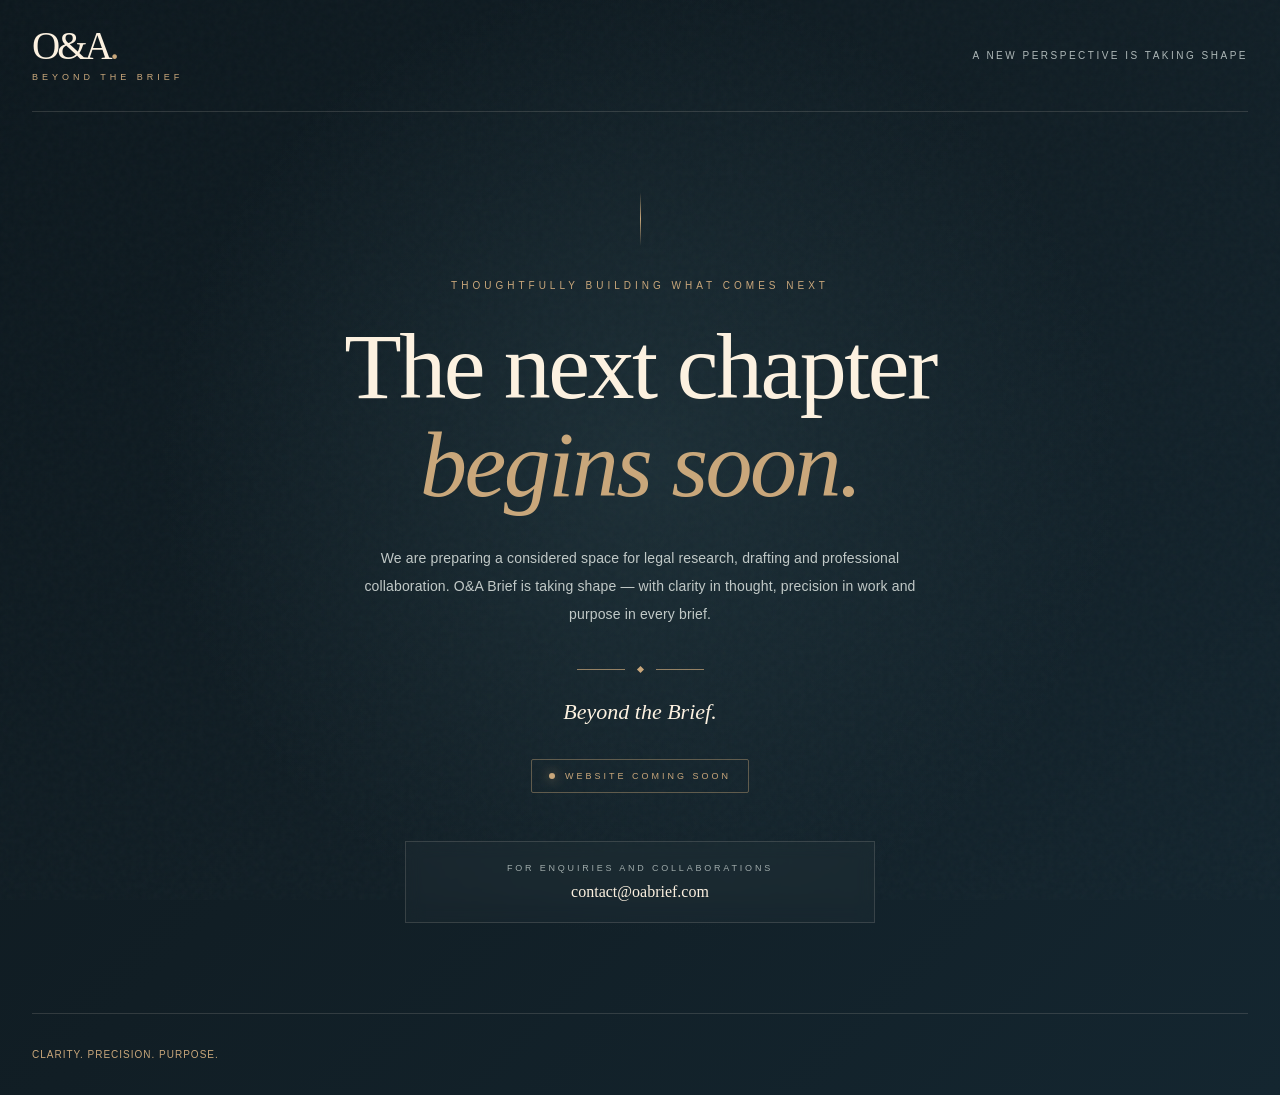
<file: ao_website/index.html>
<!DOCTYPE html>
<html lang="en">
<head>
  <meta charset="UTF-8">
  <meta name="viewport" content="width=device-width, initial-scale=1.0">
  <meta name="theme-color" content="#111E25">
  <meta name="description" content="O&A Brief — Beyond the Brief. A considered approach to legal research, drafting and professional collaboration.">
  <title>Coming Soon | O&A Brief</title>

  <style>
    :root {
      --navy: #111E25;
      --navy-soft: #182832;
      --cream: #FCF1E0;
      --gold: #C9A77B;
      --muted: #aeb8b8;
      --line: rgba(252, 241, 224, .14);
    }

    * { box-sizing: border-box; margin: 0; padding: 0; }

    html { scroll-behavior: smooth; }

    body {
      min-height: 100vh;
      overflow-x: hidden;
      color: var(--cream);
      background:
        radial-gradient(ellipse at 50% 42%, rgba(45, 70, 79, .42), transparent 53%),
        linear-gradient(135deg, #0d181e 0%, var(--navy) 48%, #142630 100%);
      font-family: Georgia, "Times New Roman", serif;
    }

    body::before {
      content: "";
      position: fixed;
      inset: 0;
      pointer-events: none;
      opacity: .16;
      background-image: url("data:image/svg+xml,%3Csvg viewBox='0 0 180 180' xmlns='http://www.w3.org/2000/svg'%3E%3Cfilter id='n'%3E%3CfeTurbulence type='fractalNoise' baseFrequency='.9' numOctaves='3' stitchTiles='stitch'/%3E%3C/filter%3E%3Crect width='100%25' height='100%25' filter='url(%23n)' opacity='.17'/%3E%3C/svg%3E");
      z-index: 0;
    }

    .page {
      position: relative;
      z-index: 1;
      min-height: 100vh;
      display: flex;
      flex-direction: column;
      width: min(100% - 64px, 1440px);
      margin: 0 auto;
    }

    header {
      min-height: 112px;
      display: flex;
      align-items: center;
      justify-content: space-between;
      border-bottom: 1px solid var(--line);
    }

    .brand { text-decoration: none; color: var(--cream); display: inline-block; }
    .brand-mark { font-size: 39px; letter-spacing: -3px; line-height: .9; }
    .brand-mark span { color: var(--gold); }
    .brand-caption {
      margin-top: 9px;
      color: var(--gold);
      font: 9px/1.2 Arial, sans-serif;
      letter-spacing: 4px;
    }

    .header-note {
      color: var(--muted);
      font: 10px Arial, sans-serif;
      letter-spacing: 2.5px;
      text-transform: uppercase;
    }

    main {
      flex: 1;
      display: grid;
      place-items: center;
      padding: 80px 0 90px;
      text-align: center;
    }

    .hero { width: min(100%, 850px); }

    .ornament {
      width: 1px;
      height: 54px;
      margin: 0 auto 34px;
      background: linear-gradient(transparent, var(--gold), transparent);
    }

    .eyebrow {
      color: var(--gold);
      font: 10px Arial, sans-serif;
      letter-spacing: 4px;
      text-transform: uppercase;
      margin-bottom: 27px;
    }

    h1 {
      font-size: clamp(48px, 8vw, 94px);
      line-height: 1.04;
      font-weight: 400;
      letter-spacing: -2.5px;
      margin-bottom: 30px;
    }

    h1 em { color: var(--gold); font-weight: 400; }

    .intro {
      max-width: 590px;
      margin: 0 auto;
      color: #c1c9c7;
      font: 14px/2 Arial, sans-serif;
      letter-spacing: .15px;
    }

    .rule {
      display: flex;
      align-items: center;
      justify-content: center;
      gap: 13px;
      margin: 39px auto 27px;
    }
    .rule::before, .rule::after {
      content: "";
      width: 48px;
      height: 1px;
      background: var(--gold);
      opacity: .7;
    }
    .rule span { width: 5px; height: 5px; background: var(--gold); transform: rotate(45deg); }

    .tagline { color: var(--cream); font-size: 22px; font-style: italic; }
    .status {
      display: inline-flex;
      align-items: center;
      gap: 10px;
      margin-top: 34px;
      padding: 11px 17px;
      border: 1px solid rgba(201, 167, 123, .42);
      border-radius: 2px;
      color: var(--gold);
      font: 9px Arial, sans-serif;
      letter-spacing: 3px;
    }
    .status-dot {
      width: 6px; height: 6px; border-radius: 50%;
      background: var(--gold);
      box-shadow: 0 0 12px rgba(201, 167, 123, .8);
      animation: pulse 1.8s infinite;
    }

    .contact-card {
      margin: 48px auto 0;
      width: min(100%, 470px);
      padding: 21px 24px;
      border: 1px solid var(--line);
      background: rgba(255,255,255,.025);
      backdrop-filter: blur(8px);
    }
    .contact-label {
      color: #9eaaa9;
      font: 9px Arial, sans-serif;
      letter-spacing: 2.8px;
      text-transform: uppercase;
      margin-bottom: 10px;
    }
    .contact-card a {
      color: var(--cream);
      text-decoration: none;
      font-size: 16px;
      transition: color .2s ease;
    }
    .contact-card a:hover { color: var(--gold); }

    footer {
      min-height: 82px;
      border-top: 1px solid var(--line);
      display: flex;
      justify-content: space-between;
      align-items: center;
      gap: 18px;
      color: #899696;
      font: 10px Arial, sans-serif;
      letter-spacing: .5px;
    }
    .footer-right { color: var(--gold); letter-spacing: 1px; }

    .fade-in {
      opacity: 0;
      transform: translateY(18px);
      animation: rise .9s ease forwards;
    }
    .delay-1 { animation-delay: .12s; }
    .delay-2 { animation-delay: .25s; }
    .delay-3 { animation-delay: .4s; }
    .delay-4 { animation-delay: .55s; }

    @keyframes rise { to { opacity: 1; transform: translateY(0); } }
    @keyframes pulse { 50% { opacity: .35; box-shadow: 0 0 3px rgba(201,167,123,.4); } }

    @media (max-width: 640px) {
      .page { width: min(100% - 40px, 1440px); }
      header { min-height: 88px; }
      .brand-mark { font-size: 34px; }
      .header-note { max-width: 125px; text-align: right; line-height: 1.7; font-size: 8px; }
      main { padding: 65px 0 75px; }
      h1 { letter-spacing: -1.5px; }
      .eyebrow { font-size: 9px; letter-spacing: 2.5px; line-height: 1.8; }
      .intro { font-size: 13px; line-height: 1.9; }
      .contact-card { margin-top: 38px; padding: 19px 14px; }
      footer { min-height: 90px; flex-direction: column; justify-content: center; text-align: center; gap: 9px; }
    }

    @media (prefers-reduced-motion: reduce) {
      *, *::before, *::after {
        animation-duration: .01ms !important;
        animation-iteration-count: 1 !important;
        scroll-behavior: auto !important;
      }
      .fade-in { opacity: 1; transform: none; }
    }
  </style>
</head>

<body>
  <div class="page">
    <header>
      <a class="brand" href="#" aria-label="O and A Brief">
        <div class="brand-mark">O&amp;A<span>.</span></div>
        <div class="brand-caption">BEYOND THE BRIEF</div>
      </a>
      <div class="header-note">A new perspective is taking shape</div>
    </header>

    <main>
      <section class="hero" aria-labelledby="main-title">
        <div class="ornament fade-in"></div>
        <p class="eyebrow fade-in delay-1">Thoughtfully building what comes next</p>
        <h1 id="main-title" class="fade-in delay-2">
          The next chapter<br><em>begins soon.</em>
        </h1>
        <p class="intro fade-in delay-3">
          We are preparing a considered space for legal research, drafting
          and professional collaboration. O&amp;A Brief is taking shape —
          with clarity in thought, precision in work and purpose in every brief.
        </p>
        <div class="rule fade-in delay-3"><span></span></div>
        <p class="tagline fade-in delay-4">Beyond the Brief.</p>
        <div class="status fade-in delay-4">
          <span class="status-dot" aria-hidden="true"></span>
          WEBSITE COMING SOON
        </div>

        <div class="contact-card fade-in delay-4">
          <p class="contact-label">For enquiries and collaborations</p>
          <a href="mailto:contact@oabrief.com">contact@oabrief.com</a>
        </div>
      </section>
    </main>

    <footer>
 
      <span class="footer-right">CLARITY. PRECISION. PURPOSE.</span>
    </footer>
  </div>

  <script>
    // Keep the copyright year current automatically.
    document.getElementById("year").textContent = new Date().getFullYear();

    // Prevent the brand's placeholder link from jumping to the top.
    document.querySelector(".brand").addEventListener("click", function (event) {
      event.preventDefault();
      window.scrollTo({ top: 0, behavior: "smooth" });
    });
  </script>
</body>
</html>
</file>
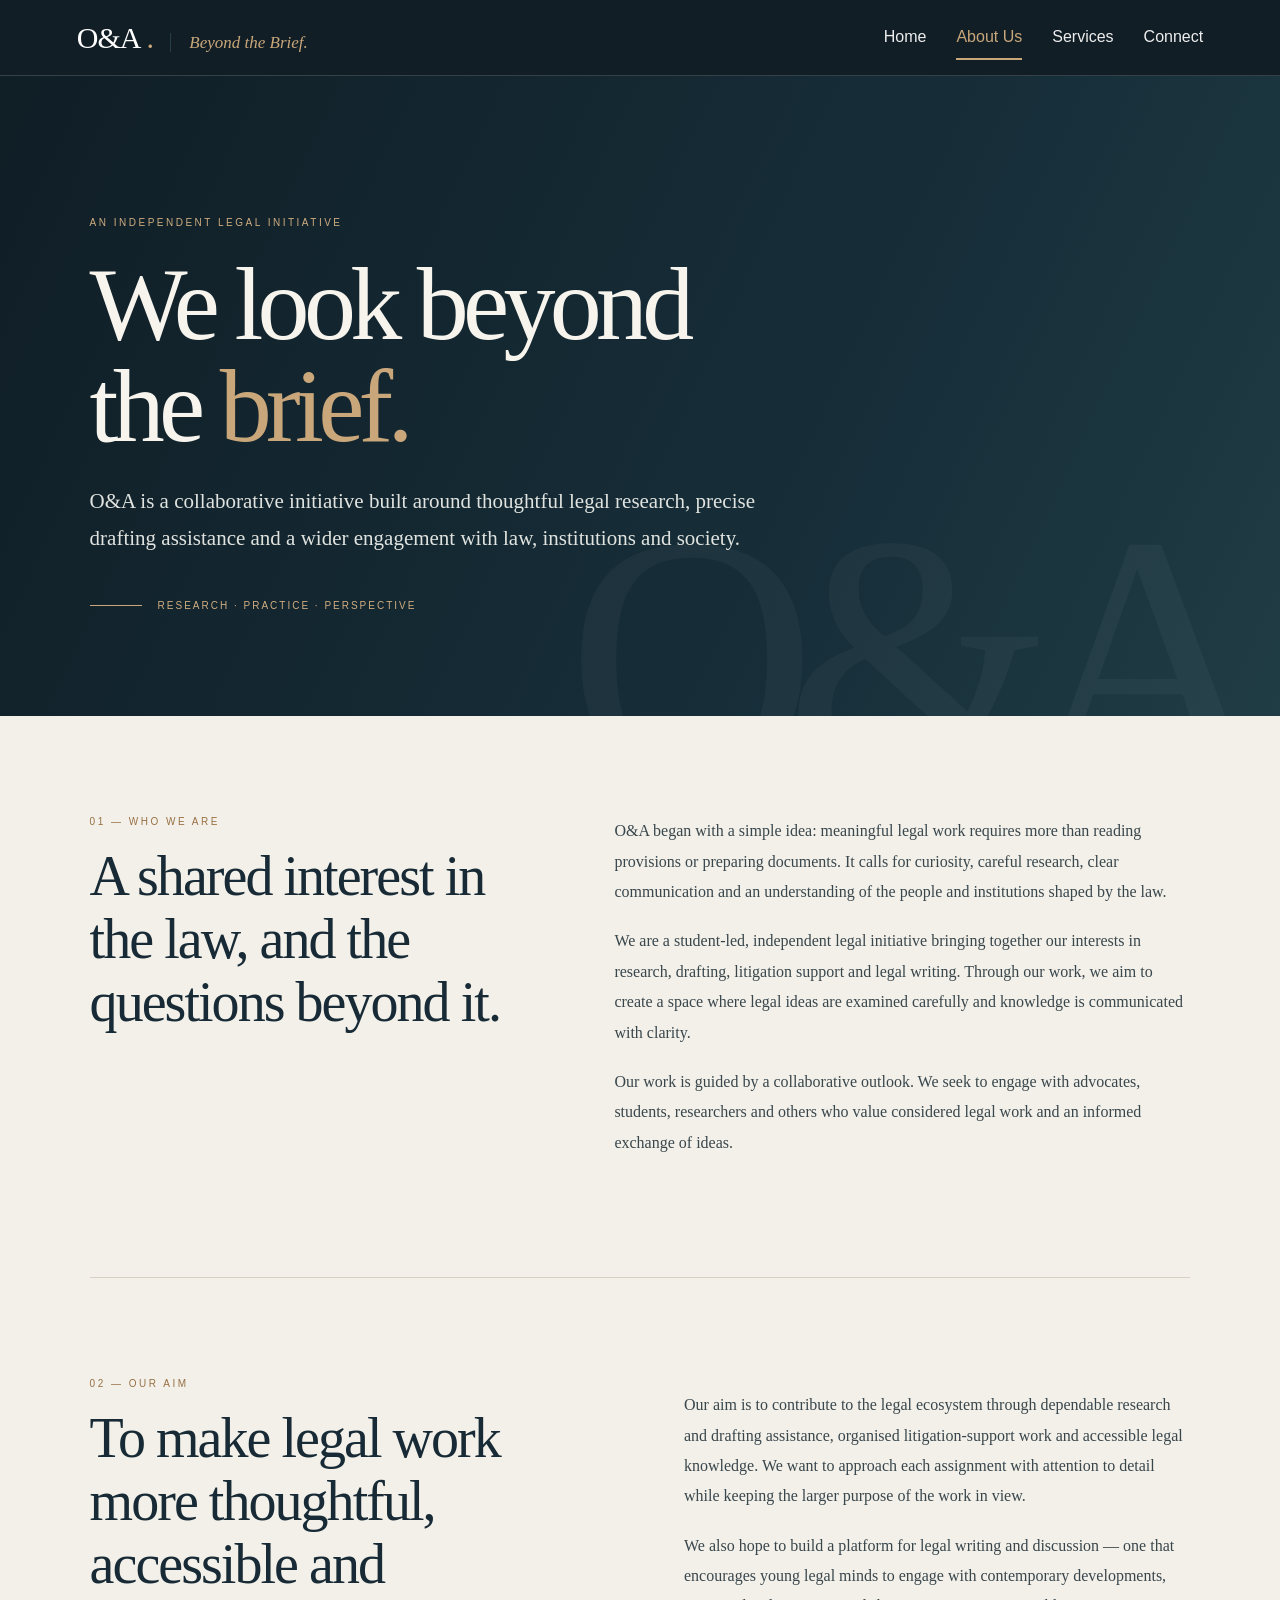
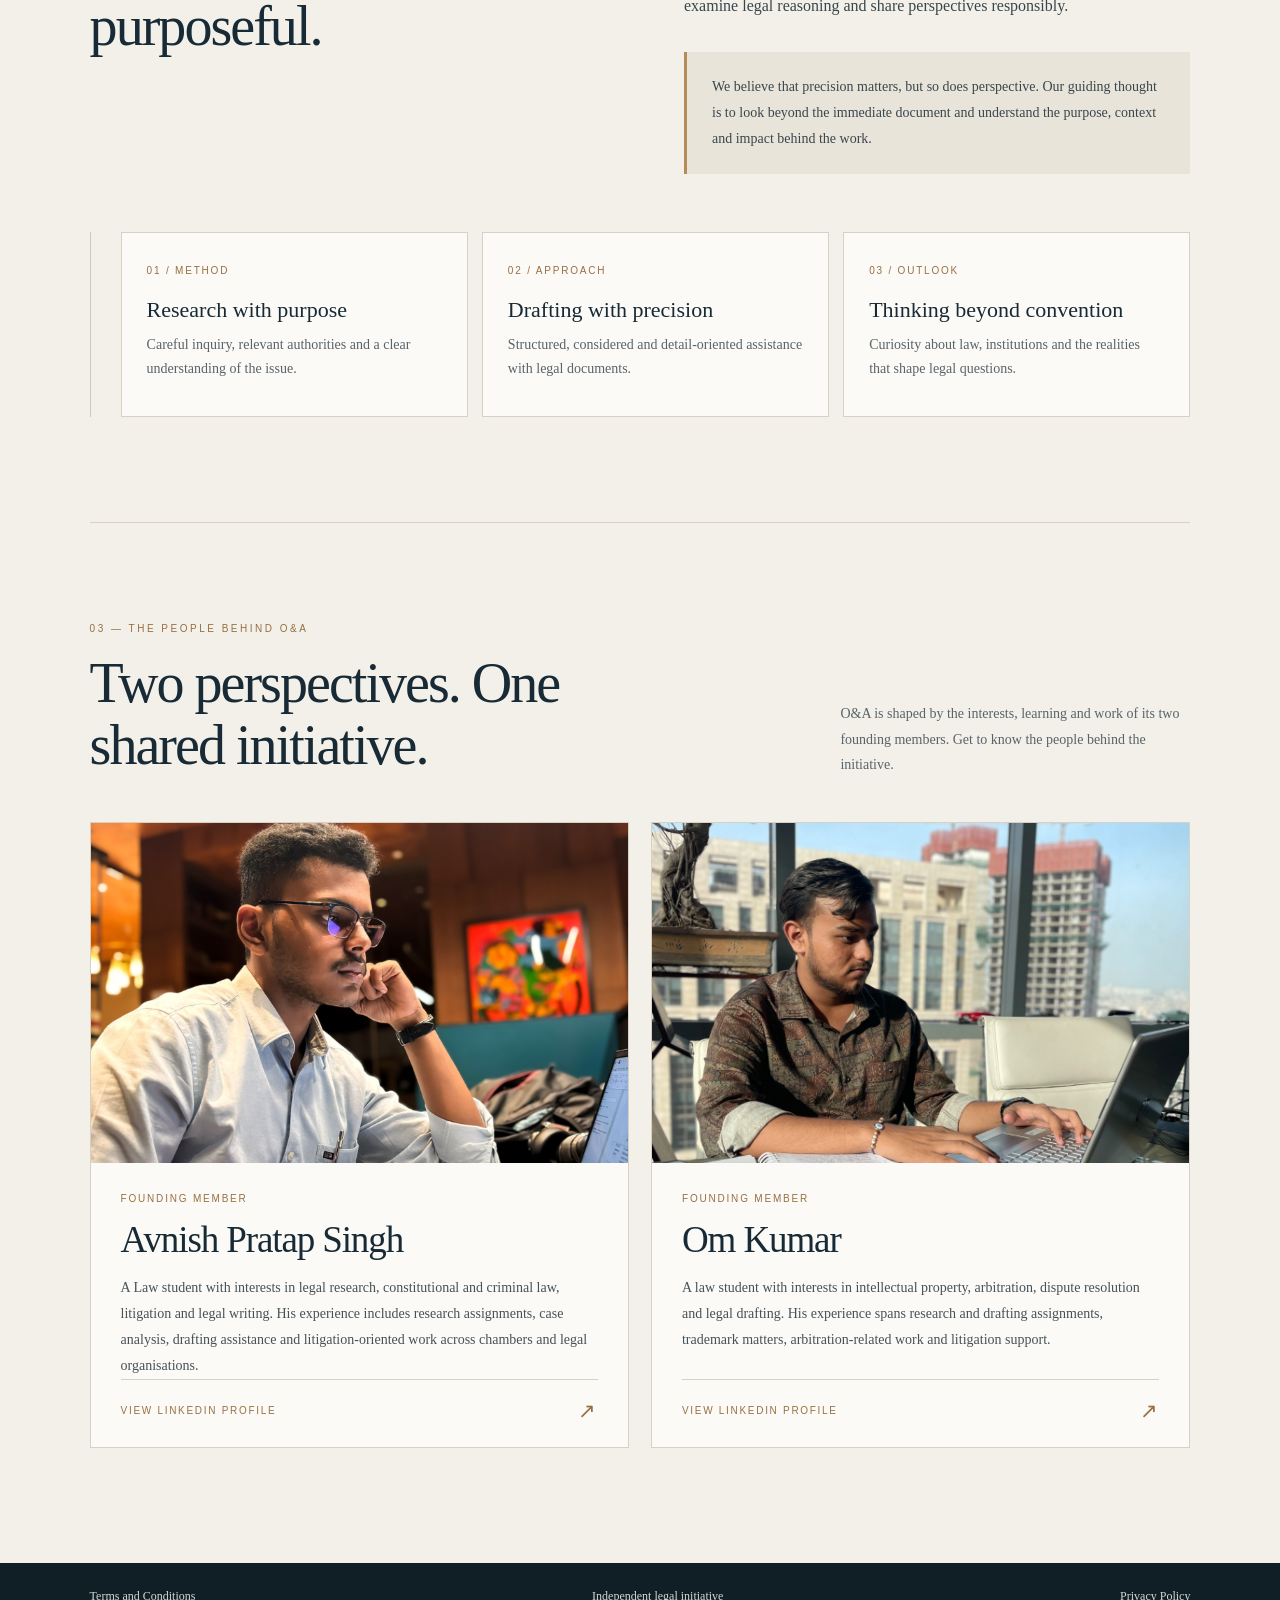
<file: ao_website/about-us.html>
<!DOCTYPE html>
<html lang="en">
<head>
  <meta charset="utf-8">
  <meta name="viewport" content="width=device-width, initial-scale=1">
  <title>About Us | O&amp;A — Beyond the Brief</title>
  <meta name="description" content="Discover O&amp;A Brief, our purpose, our approach and the people behind the initiative.">
  <link rel="stylesheet" href="styles.css">
  <style>
    :root {
      --oa-ink: #172a35;
      --oa-navy: #101e26;
      --oa-cream: #f2f0e9;
      --oa-paper: #fbfaf6;
      --oa-gold: #b58b59;
      --oa-line: #d8d0c3;
      --oa-muted: #59636a;
    }
    body { background:var(--oa-cream); color:var(--oa-ink); }
    .about-page { display:block!important; background:var(--oa-cream); color:var(--oa-ink); }
    .about-wrap { width:min(1120px,86%); margin:0 auto; }
    .about-kicker,.about-label { font:10px Arial,sans-serif; letter-spacing:2.5px; text-transform:uppercase; color:#987044; }

    /* Opening statement */
    .about-hero { position:relative; overflow:hidden; padding:clamp(82px,11vw,145px) 0 105px; color:#f7f4ed; background:linear-gradient(115deg,#101e26 0%,#172f3a 68%,#203c45 100%); }
    .about-hero:after { content:"O&A"; position:absolute; right:3vw; bottom:-.23em; color:rgba(255,255,255,.035); font:clamp(170px,27vw,390px)/.8 Georgia,serif; letter-spacing:-.09em; pointer-events:none; }
    .about-hero .about-wrap { position:relative; z-index:1; }
    .about-hero .about-kicker { color:#d0ad80; }
    .about-hero h1 { max-width:900px; margin:25px 0 26px; font:400 clamp(54px,8.2vw,104px)/.98 Georgia,serif; letter-spacing:-.055em; }
    .about-hero h1 em { color:#c9a77b; font-style:normal; }
    .about-hero .intro { max-width:670px; margin:0; color:#e0e3df; font:clamp(17px,2vw,21px)/1.8 Georgia,serif; }
    .about-mark { display:flex; align-items:center; gap:16px; margin-top:42px; color:#d0ad80; font:10px Arial,sans-serif; letter-spacing:2px; text-transform:uppercase; }
    .about-mark:before { content:""; width:52px; height:1px; background:#c9a77b; }

    /* Story and purpose */
    .about-story { display:grid; grid-template-columns:.85fr 1.15fr; gap:9%; padding:100px 0; border-bottom:1px solid var(--oa-line); }
    .about-story h2,.aim-section h2,.people-heading h2 { margin:18px 0; font:400 clamp(34px,4.4vw,56px)/1.12 Georgia,serif; letter-spacing:-.035em; }
    .about-copy p,.aim-copy p { margin:0 0 19px; color:#39464c; font:16px/1.9 Georgia,serif; }
    .aim-section { padding:100px 0 105px; border-bottom:1px solid var(--oa-line); }
    .aim-grid { display:grid; grid-template-columns:1fr 1fr; gap:8%; align-items:start; }
    .aim-section h2 { max-width:550px; }
    .aim-copy { padding-top:12px; }
    .aim-note { margin-top:30px; padding:22px 25px; border-left:3px solid var(--oa-gold); background:#e9e4da; color:#39464c; font:14px/1.85 Georgia,serif; }
    .principles { display:grid; grid-template-columns:repeat(3,1fr); gap:14px; margin-top:58px; }
    .principle { min-height:185px; padding:27px 25px; background:var(--oa-paper); border:1px solid var(--oa-line); }
    .principle span { color:#987044; font:10px Arial,sans-serif; letter-spacing:1.8px; }
    .principle h3 { margin:19px 0 10px; color:var(--oa-ink); font:400 22px Georgia,serif; }
    .principle p { margin:0; color:#59636a; font:14px/1.75 Georgia,serif; }

    /* Founding members */
    .people-section { padding:100px 0 115px; }
    .people-heading { display:flex; justify-content:space-between; gap:35px; align-items:end; margin-bottom:45px; }
    .people-heading h2 { max-width:600px; margin-bottom:0; }
    .people-heading p { max-width:350px; margin:0; color:#59636a; font:14px/1.8 Georgia,serif; }
    .people-list { display:grid; grid-template-columns:1fr 1fr; gap:22px; }
    .person-poster { display:flex; flex-direction:column; min-width:0; background:var(--oa-paper); border:1px solid var(--oa-line); color:inherit; text-decoration:none; overflow:hidden; transition:transform .3s ease,box-shadow .3s ease,border-color .3s ease; }
    .person-poster:hover,.person-poster:focus-visible { transform:translateY(-6px); box-shadow:0 18px 38px rgba(17,30,37,.12); border-color:var(--oa-gold); outline:none; }
    .person-photo { height:340px; overflow:hidden; background:#e8dfd1; }
    .person-photo img { display:block; width:100%; height:100%; object-fit:cover; object-position:center 35%; transition:transform .55s ease; }
    .person-poster:hover .person-photo img { transform:scale(1.04); }
    .person-info { padding:30px 30px 24px; display:flex; flex:1; flex-direction:column; }
    .person-role { color:#987044; font:10px Arial,sans-serif; letter-spacing:1.8px; text-transform:uppercase; }
    .person-info h3 { margin:14px 0 14px; color:var(--oa-ink); font:400 clamp(27px,3vw,37px) Georgia,serif; letter-spacing:-.03em; }
    .person-info p { margin:0; color:#465158; font:14px/1.85 Georgia,serif; }
    .person-link { display:flex; justify-content:space-between; align-items:center; margin-top:auto; padding-top:19px; border-top:1px solid var(--oa-line); color:#987044; font:10px Arial,sans-serif; letter-spacing:1.7px; text-transform:uppercase; }
    .person-link b { font-size:21px; font-weight:400; transition:transform .25s ease; }
    .person-poster:hover .person-link b { transform:translate(4px,-3px); }
    .about-footer { display:flex; justify-content:space-between; flex-wrap:wrap; gap:18px; padding:26px 7%; background:var(--oa-navy); color:#d5d8d5; font:12px Georgia,serif; }
    .about-footer a { color:inherit; text-decoration:none; }
    .about-footer a:hover { color:#c9a77b; }

    @media(max-width:760px) {
      .about-wrap { width:86%; }
      .about-hero { padding:76px 0 75px; }
      .about-story,.aim-grid { grid-template-columns:1fr; gap:24px; }
      .about-story { padding:70px 0; }
      .aim-section { padding:72px 0; }
      .principles { grid-template-columns:1fr; gap:10px; margin-top:38px; }
      .principle { min-height:0; padding:23px; }
      .people-section { padding:72px 0 80px; }
      .people-heading { display:block; margin-bottom:30px; }
      .people-heading p { margin-top:17px; }
      .people-list { grid-template-columns:1fr; gap:18px; }
      .person-photo { height:300px; }
      .person-info { padding:25px 23px 21px; }
    }
    @media(max-width:600px) {
      .about-hero h1 { font-size:clamp(51px,12vw,72px); }
      .about-hero .intro { font-size:17px; }
      .about-mark { font-size:9px; letter-spacing:1.5px; }
      .about-footer { flex-direction:column; gap:12px; padding:25px 7%; }
    }
    @media(prefers-reduced-motion:reduce) { .person-poster,.person-photo img,.person-link b { transition:none!important; } }
  </style>
</head>
<body>
  <header class="top">
    <div><a class="brand" href="index.html#home" aria-label="O&amp;A home">O&amp;A <span>.</span></a><span class="tag">Beyond the Brief.</span></div>
    <nav class="nav" aria-label="Main navigation">
      <a href="index.html#home">Home</a>
      <a class="active" href="about-us.html" aria-current="page">About Us</a>
      <a href="service.html">Services</a>
      <a href="connect.html">Connect</a>
    </nav>
  </header>
  <main class="about-page">
    <section class="about-hero"><div class="about-wrap">
      <div class="about-kicker">An independent legal initiative</div>
      <h1>We look beyond<br>the <em>brief.</em></h1>
      <p class="intro">O&amp;A is a collaborative initiative built around thoughtful legal research, precise drafting assistance and a wider engagement with law, institutions and society.</p>
      <div class="about-mark">Research · Practice · Perspective</div>
    </div></section>
    <section class="about-wrap about-story">
      <div><div class="about-label">01 — Who we are</div><h2>A shared interest in the law, and the questions beyond it.</h2></div>
      <div class="about-copy">
        <p>O&amp;A began with a simple idea: meaningful legal work requires more than reading provisions or preparing documents. It calls for curiosity, careful research, clear communication and an understanding of the people and institutions shaped by the law.</p>
        <p>We are a student-led, independent legal initiative bringing together our interests in research, drafting, litigation support and legal writing. Through our work, we aim to create a space where legal ideas are examined carefully and knowledge is communicated with clarity.</p>
        <p>Our work is guided by a collaborative outlook. We seek to engage with advocates, students, researchers and others who value considered legal work and an informed exchange of ideas.</p>
      </div>
    </section>
    <section class="about-wrap aim-section">
      <div class="aim-grid">
        <div><div class="about-label">02 — Our aim</div><h2>To make legal work more thoughtful, accessible and purposeful.</h2></div>
        <div class="aim-copy">
          <p>Our aim is to contribute to the legal ecosystem through dependable research and drafting assistance, organised litigation-support work and accessible legal knowledge. We want to approach each assignment with attention to detail while keeping the larger purpose of the work in view.</p>
          <p>We also hope to build a platform for legal writing and discussion — one that encourages young legal minds to engage with contemporary developments, examine legal reasoning and share perspectives responsibly.</p>
          <div class="aim-note">We believe that precision matters, but so does perspective. Our guiding thought is to look beyond the immediate document and understand the purpose, context and impact behind the work.</div>
        </div>
      </div>
      <div class="principles">
        <article class="principle"><span>01 / METHOD</span><h3>Research with purpose</h3><p>Careful inquiry, relevant authorities and a clear understanding of the issue.</p></article>
        <article class="principle"><span>02 / APPROACH</span><h3>Drafting with precision</h3><p>Structured, considered and detail-oriented assistance with legal documents.</p></article>
        <article class="principle"><span>03 / OUTLOOK</span><h3>Thinking beyond convention</h3><p>Curiosity about law, institutions and the realities that shape legal questions.</p></article>
      </div>
    </section>
    <section class="about-wrap people-section">
      <div class="people-heading"><div><div class="about-label">03 — The people behind O&amp;A</div><h2>Two perspectives. One shared initiative.</h2></div><p>O&amp;A is shaped by the interests, learning and work of its two founding members. Get to know the people behind the initiative.</p></div>
      <div class="people-list">
        <a class="person-poster" href="https://www.linkedin.com/in/avnish-pratap-singh-93549631b" target="_blank" rel="noopener noreferrer" aria-label="View Avnish Pratap Singh on LinkedIn">
          <div class="person-photo"><img src="assets/founder-photo-1.jpg" alt="Avnish Pratap Singh working at a laptop"></div>
          <div class="person-info"><div class="person-role">Founding Member</div><h3>Avnish Pratap Singh</h3><p>A Law student with interests in legal research, constitutional and criminal law, litigation and legal writing. His experience includes research assignments, case analysis, drafting assistance and litigation-oriented work across chambers and legal organisations.</p><div class="person-link"><span>View LinkedIn profile</span><b aria-hidden="true">↗</b></div></div>
        </a>
        <a class="person-poster" href="https://www.linkedin.com/in/om-kumar-1651942aa/" target="_blank" rel="noopener noreferrer" aria-label="View Om Kumar on LinkedIn">
          <div class="person-photo"><img src="assets/founder-photo-2.jpg" alt="Om Kumar working at a laptop"></div>
          <div class="person-info"><div class="person-role">Founding Member</div><h3>Om Kumar</h3><p>A law student with interests in intellectual property, arbitration, dispute resolution and legal drafting. His experience spans research and drafting assignments, trademark matters, arbitration-related work and litigation support.</p><div class="person-link"><span>View LinkedIn profile</span><b aria-hidden="true">↗</b></div></div>
        </a>
      </div>
    </section>
    <div class="about-footer"><span><a href="terms-and-conditions.html">Terms and Conditions</a></span><span>Independent legal initiative</span><span><a href="privacy-policy.html">Privacy Policy</a></span></div>
  </main>
  <script defer src="script.js"></script>
</body>
</html>
</file>
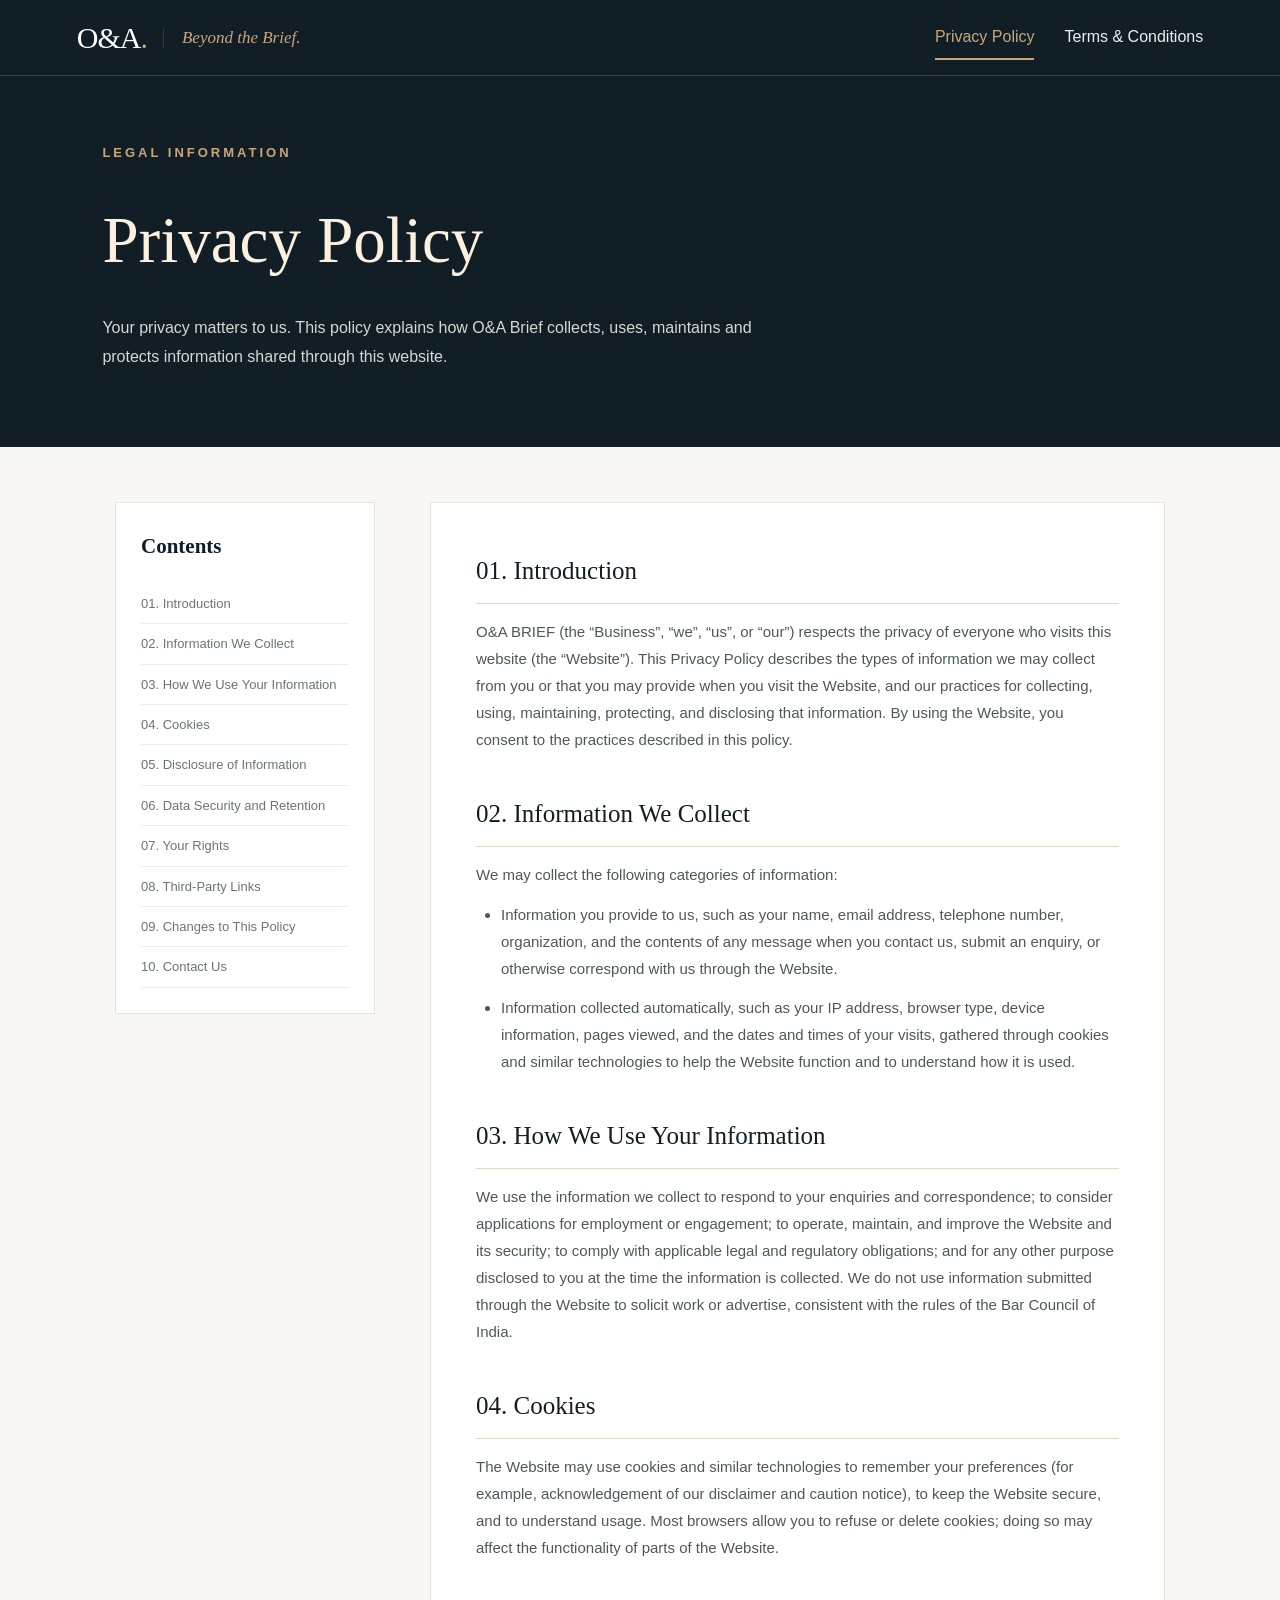
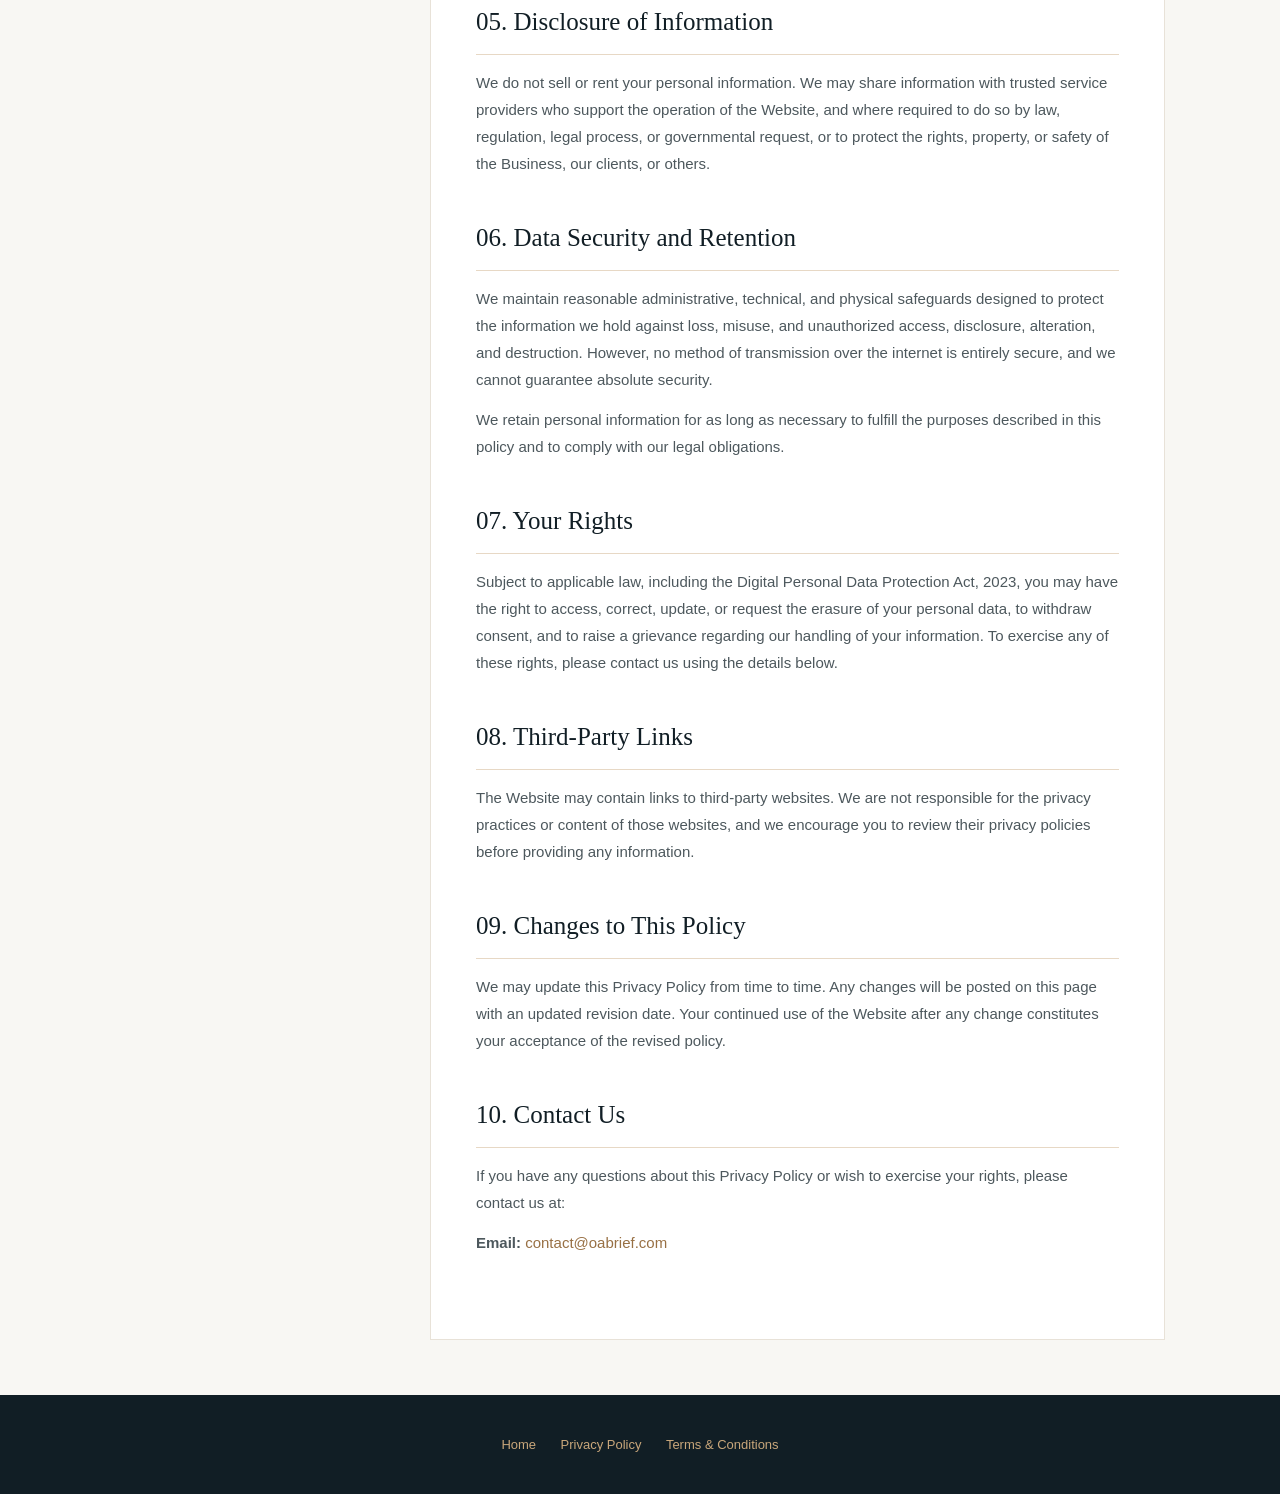
<file: ao_website/privacy-policy.html>
<!DOCTYPE html>
<html lang="en">
<head>
    <meta charset="UTF-8">
    <meta name="viewport" content="width=device-width, initial-scale=1.0">
    <meta name="description" content="Read the Privacy Policy of O&A Brief to understand how we collect, use and protect information.">
    <title>Privacy Policy | O&A Brief</title>

    <style>
        :root {
            --navy: #111E25;
            --cream: #FCF1E0;
            --gold: #C9A77B;
            --text: #26343A;
            --muted: #69757A;
            --white: #FFFFFF;
        }

        * {
            margin: 0;
            padding: 0;
            box-sizing: border-box;
        }

        body {
            background: #F8F7F3;
            color: var(--text);
            font-family: Arial, sans-serif;
            line-height: 1.8;
        }

        .site-header {
            height: 76px;
            background: #111e25;
            color: white;
            display: flex;
            align-items: center;
            justify-content: space-between;
            padding: 0 6vw;
            border-bottom: 1px solid #ffffff28;
            position: sticky;
            top: 0;
            z-index: 10;
        }

        .site-header__identity {
            display: flex;
            align-items: center;
        }

        .site-header__brand {
            color: inherit;
            font-family: Georgia, "Times New Roman", serif;
            font-size: 30px;
            font-weight: 400;
            letter-spacing: -1px;
            line-height: normal;
            text-decoration: none;
            white-space: nowrap;
            transition: color .25s ease, text-shadow .25s ease;
        }

        .site-header__brand span {
            color: var(--gold);
            transition: text-shadow .25s ease;
        }

        .site-header__brand:hover,
        .site-header__brand:focus-visible {
            color: #fff8e9;
            text-shadow: 0 0 4px #fff, 0 0 10px rgba(255, 224, 175, .95), 0 0 24px rgba(201, 167, 123, .85), 0 0 40px rgba(201, 167, 123, .55);
        }

        .site-header__brand:hover span,
        .site-header__brand:focus-visible span {
            text-shadow: 0 0 4px #fff, 0 0 12px rgba(255, 224, 175, 1), 0 0 28px rgba(201, 167, 123, .95);
        }

        .site-header__tagline {
            color: var(--gold);
            font-family: Georgia, serif;
            font-style: italic;
            font-size: 17px;
            line-height: normal;
            border-left: 1px solid #263E49;
            padding-left: 18px;
            margin-left: 16px;
            white-space: nowrap;
        }

        .site-header__nav {
            display: flex;
            gap: 30px;
        }

        .site-header__nav a {
            font: 16px Arial, sans-serif;
            color: #eee;
            text-decoration: none;
            padding: 12px 0;
            border-bottom: 2px solid transparent;
        }

        .site-header__nav a:hover,
        .site-header__nav a:focus-visible,
        .site-header__nav a[aria-current="page"] {
            border-color: var(--gold);
            color: var(--gold);
        }

        .site-header__brand:focus-visible,
        .site-header__nav a:focus-visible {
            outline: 2px solid var(--gold);
            outline-offset: 4px;
        }

        /* PAGE INTRO */

        .page-intro {
            background: var(--navy);
            color: var(--cream);
            padding: 65px 8% 75px;
        }

        .eyebrow {
            color: var(--gold);
            font-size: 13px;
            letter-spacing: 3px;
            font-weight: bold;
            margin-bottom: 18px;
        }

        .page-intro h1 {
            font-family: Georgia, serif;
            font-size: clamp(38px, 6vw, 65px);
            font-weight: normal;
            margin-bottom: 15px;
        }

        .page-intro p {
            max-width: 650px;
            color: #D8D8D3;
            font-size: 16px;
        }

        /* MAIN CONTENT */

        .content-wrapper {
            max-width: 1100px;
            margin: 55px auto;
            padding: 0 25px;
            display: grid;
            grid-template-columns: 260px 1fr;
            gap: 55px;
            align-items: start;
        }

        .contents {
            position: sticky;
            top: 25px;
            background: var(--white);
            border: 1px solid #E8E2D8;
            padding: 25px;
        }

        .contents h3 {
            color: var(--navy);
            font-family: Georgia, serif;
            font-size: 21px;
            margin-bottom: 18px;
        }

        .contents a {
            display: block;
            color: var(--muted);
            text-decoration: none;
            font-size: 13px;
            padding: 8px 0;
            border-bottom: 1px solid #F0EDE7;
            transition: 0.3s;
        }

        .contents a:hover {
            color: #A77C4F;
            padding-left: 5px;
        }

        .policy-content {
            background: var(--white);
            padding: 45px;
            border: 1px solid #E8E2D8;
        }

        .policy-content section {
            margin-bottom: 38px;
            scroll-margin-top: 25px;
        }

        .policy-content h2 {
            color: var(--navy);
            font-family: Georgia, serif;
            font-size: 25px;
            font-weight: normal;
            margin-bottom: 14px;
            padding-bottom: 10px;
            border-bottom: 1px solid #E7D8C5;
        }

        .policy-content p {
            color: #4D585D;
            font-size: 15px;
            margin-bottom: 13px;
        }

        .policy-content ul {
            padding-left: 25px;
            margin: 12px 0;
        }

        .policy-content li {
            color: #4D585D;
            font-size: 15px;
            margin-bottom: 12px;
        }

        .policy-content a {
            color: #987044;
            text-decoration: none;
        }

        .policy-content a:hover {
            text-decoration: underline;
        }

        /* FOOTER */

        .footer {
            background: var(--navy);
            color: var(--cream);
            padding: 35px 6%;
            text-align: center;
        }

        .footer p {
            font-size: 13px;
            color: #C7C8C4;
            margin-bottom: 12px;
        }

        .footer a {
            color: var(--gold);
            text-decoration: none;
            margin: 0 10px;
            font-size: 13px;
        }

        /* MOBILE */

        @media (max-width: 800px) {
            .site-header {
                height: auto;
                min-height: 72px;
                align-items: flex-start;
                flex-direction: column;
                gap: 8px;
                padding: 14px 5vw 8px;
            }

            .site-header__nav {
                gap: 22px;
                width: 100%;
                overflow-x: auto;
            }

            .site-header__nav a {
                font-size: 13px;
                white-space: nowrap;
            }
        }

        @media (max-width: 600px) {
            .site-header {
                min-height: auto;
                align-items: stretch;
                justify-content: center;
                gap: 15px;
                padding: 16px 5vw 10px;
                background: #101d24;
            }

            .site-header__identity {
                min-height: 42px;
                flex-wrap: nowrap;
            }

            .site-header__brand {
                font-size: clamp(27px, 7vw, 36px);
                letter-spacing: -1.5px;
            }

            .site-header__tagline {
                font-size: clamp(12px, 3.3vw, 15px);
                padding-left: 12px;
                margin-left: 12px;
                line-height: 1.3;
                border-left-color: #52616a;
            }

            .site-header__nav {
                align-items: center;
                justify-content: space-between;
                gap: 8px;
                overflow-x: auto;
                overflow-y: hidden;
                scrollbar-width: none;
                -webkit-overflow-scrolling: touch;
            }

            .site-header__nav::-webkit-scrollbar {
                display: none;
            }

            .site-header__nav a {
                flex: 0 0 auto;
                padding: 10px 2px 12px;
                font-size: 13px;
            }
        }

        @media (max-width: 360px) {
            .site-header {
                padding-left: 4vw;
                padding-right: 4vw;
            }

            .site-header__brand {
                font-size: 25px;
            }

            .site-header__tagline {
                font-size: 11px;
                padding-left: 9px;
                margin-left: 9px;
            }

            .site-header__nav {
                gap: 5px;
            }

            .site-header__nav a {
                font-size: 12px;
            }
        }

        @media (max-width: 750px) {
            .page-intro {
                padding: 45px 7%;
            }

            .content-wrapper {
                display: flex;
                flex-direction: column;
                margin: 30px auto;
                gap: 25px;
            }

            .contents {
                position: static;
                width: 100%;
            }

            .policy-content {
                width: 100%;
                padding: 25px 20px;
            }

            .policy-content h2 {
                font-size: 22px;
            }
        }

    </style>
</head>

<body>

    <!-- HEADER -->
    <header class="site-header">
        <div class="site-header__identity">
            <a href="index.html#home" class="site-header__brand" aria-label="O&amp;A home">O&amp;A<span>.</span></a>
            <span class="site-header__tagline">Beyond the Brief.</span>
        </div>
        <nav class="site-header__nav" aria-label="Main navigation">
            <a href="privacy-policy.html" aria-current="page">Privacy Policy</a>
            <a href="terms-and-conditions.html">Terms &amp; Conditions</a>
        </nav>
    </header>

    <!-- PAGE INTRO -->
    <section class="page-intro">
        <div class="eyebrow">LEGAL INFORMATION</div>
        <h1>Privacy Policy</h1>
        <p>
            Your privacy matters to us. This policy explains how O&A Brief
            collects, uses, maintains and protects information shared
            through this website.
        </p>
    </section>

    <!-- CONTENT -->
    <main class="content-wrapper">

        <!-- TABLE OF CONTENTS -->
        <aside class="contents">
            <h3>Contents</h3>
            <a href="#introduction">01. Introduction</a>
            <a href="#information">02. Information We Collect</a>
            <a href="#use">03. How We Use Your Information</a>
            <a href="#cookies">04. Cookies</a>
            <a href="#disclosure">05. Disclosure of Information</a>
            <a href="#security">06. Data Security and Retention</a>
            <a href="#rights">07. Your Rights</a>
            <a href="#third-party">08. Third-Party Links</a>
            <a href="#changes">09. Changes to This Policy</a>
            <a href="#contact">10. Contact Us</a>
        </aside>

        <!-- PRIVACY POLICY TEXT -->
        <article class="policy-content">

            <section id="introduction">
                <h2>01. Introduction</h2>
                <p>
                    O&A BRIEF (the “Business”, “we”, “us”, or “our”)
                    respects the privacy of everyone who visits this
                    website (the “Website”). This Privacy Policy describes
                    the types of information we may collect from you or
                    that you may provide when you visit the Website, and
                    our practices for collecting, using, maintaining,
                    protecting, and disclosing that information. By using
                    the Website, you consent to the practices described
                    in this policy.
                </p>
            </section>

            <section id="information">
                <h2>02. Information We Collect</h2>
                <p>We may collect the following categories of information:</p>
                <ul>
                    <li>
                        Information you provide to us, such as your name,
                        email address, telephone number, organization, and
                        the contents of any message when you contact us,
                        submit an enquiry, or otherwise correspond with us
                        through the Website.
                    </li>
                    <li>
                        Information collected automatically, such as your
                        IP address, browser type, device information, pages
                        viewed, and the dates and times of your visits,
                        gathered through cookies and similar technologies
                        to help the Website function and to understand how
                        it is used.
                    </li>
                </ul>
            </section>

            <section id="use">
                <h2>03. How We Use Your Information</h2>
                <p>
                    We use the information we collect to respond to your
                    enquiries and correspondence; to consider applications
                    for employment or engagement; to operate, maintain, and
                    improve the Website and its security; to comply with
                    applicable legal and regulatory obligations; and for
                    any other purpose disclosed to you at the time the
                    information is collected. We do not use information
                    submitted through the Website to solicit work or
                    advertise, consistent with the rules of the Bar
                    Council of India.
                </p>
            </section>

            <section id="cookies">
                <h2>04. Cookies</h2>
                <p>
                    The Website may use cookies and similar technologies
                    to remember your preferences (for example,
                    acknowledgement of our disclaimer and caution notice),
                    to keep the Website secure, and to understand usage.
                    Most browsers allow you to refuse or delete cookies;
                    doing so may affect the functionality of parts of
                    the Website.
                </p>
            </section>

            <section id="disclosure">
                <h2>05. Disclosure of Information</h2>
                <p>
                    We do not sell or rent your personal information. We
                    may share information with trusted service providers
                    who support the operation of the Website, and where
                    required to do so by law, regulation, legal process,
                    or governmental request, or to protect the rights,
                    property, or safety of the Business, our clients,
                    or others.
                </p>
            </section>

            <section id="security">
                <h2>06. Data Security and Retention</h2>
                <p>
                    We maintain reasonable administrative, technical, and
                    physical safeguards designed to protect the information
                    we hold against loss, misuse, and unauthorized access,
                    disclosure, alteration, and destruction. However, no
                    method of transmission over the internet is entirely
                    secure, and we cannot guarantee absolute security.
                </p>
                <p>
                    We retain personal information for as long as necessary
                    to fulfill the purposes described in this policy and
                    to comply with our legal obligations.
                </p>
            </section>

            <section id="rights">
                <h2>07. Your Rights</h2>
                <p>
                    Subject to applicable law, including the Digital
                    Personal Data Protection Act, 2023, you may have the
                    right to access, correct, update, or request the
                    erasure of your personal data, to withdraw consent,
                    and to raise a grievance regarding our handling of
                    your information. To exercise any of these rights,
                    please contact us using the details below.
                </p>
            </section>

            <section id="third-party">
                <h2>08. Third-Party Links</h2>
                <p>
                    The Website may contain links to third-party websites.
                    We are not responsible for the privacy practices or
                    content of those websites, and we encourage you to
                    review their privacy policies before providing any
                    information.
                </p>
            </section>

            <section id="changes">
                <h2>09. Changes to This Policy</h2>
                <p>
                    We may update this Privacy Policy from time to time.
                    Any changes will be posted on this page with an
                    updated revision date. Your continued use of the
                    Website after any change constitutes your acceptance
                    of the revised policy.
                </p>
            </section>

            <section id="contact">
                <h2>10. Contact Us</h2>
                <p>
                    If you have any questions about this Privacy Policy
                    or wish to exercise your rights, please contact us at:
                </p>
                <p>
                    <strong>Email:</strong>
                    <a href="mailto:contact@oabrief.com">
                        contact@oabrief.com
                    </a>
                </p>
            </section>

        </article>
    </main>

    <!-- FOOTER -->
    <footer class="footer">

        <a href="index.html">Home</a>
        <a href="privacy-policy.html">Privacy Policy</a>
        <a href="terms-and-conditions.html">Terms & Conditions</a>
    </footer>

</body>
</html>
</file>
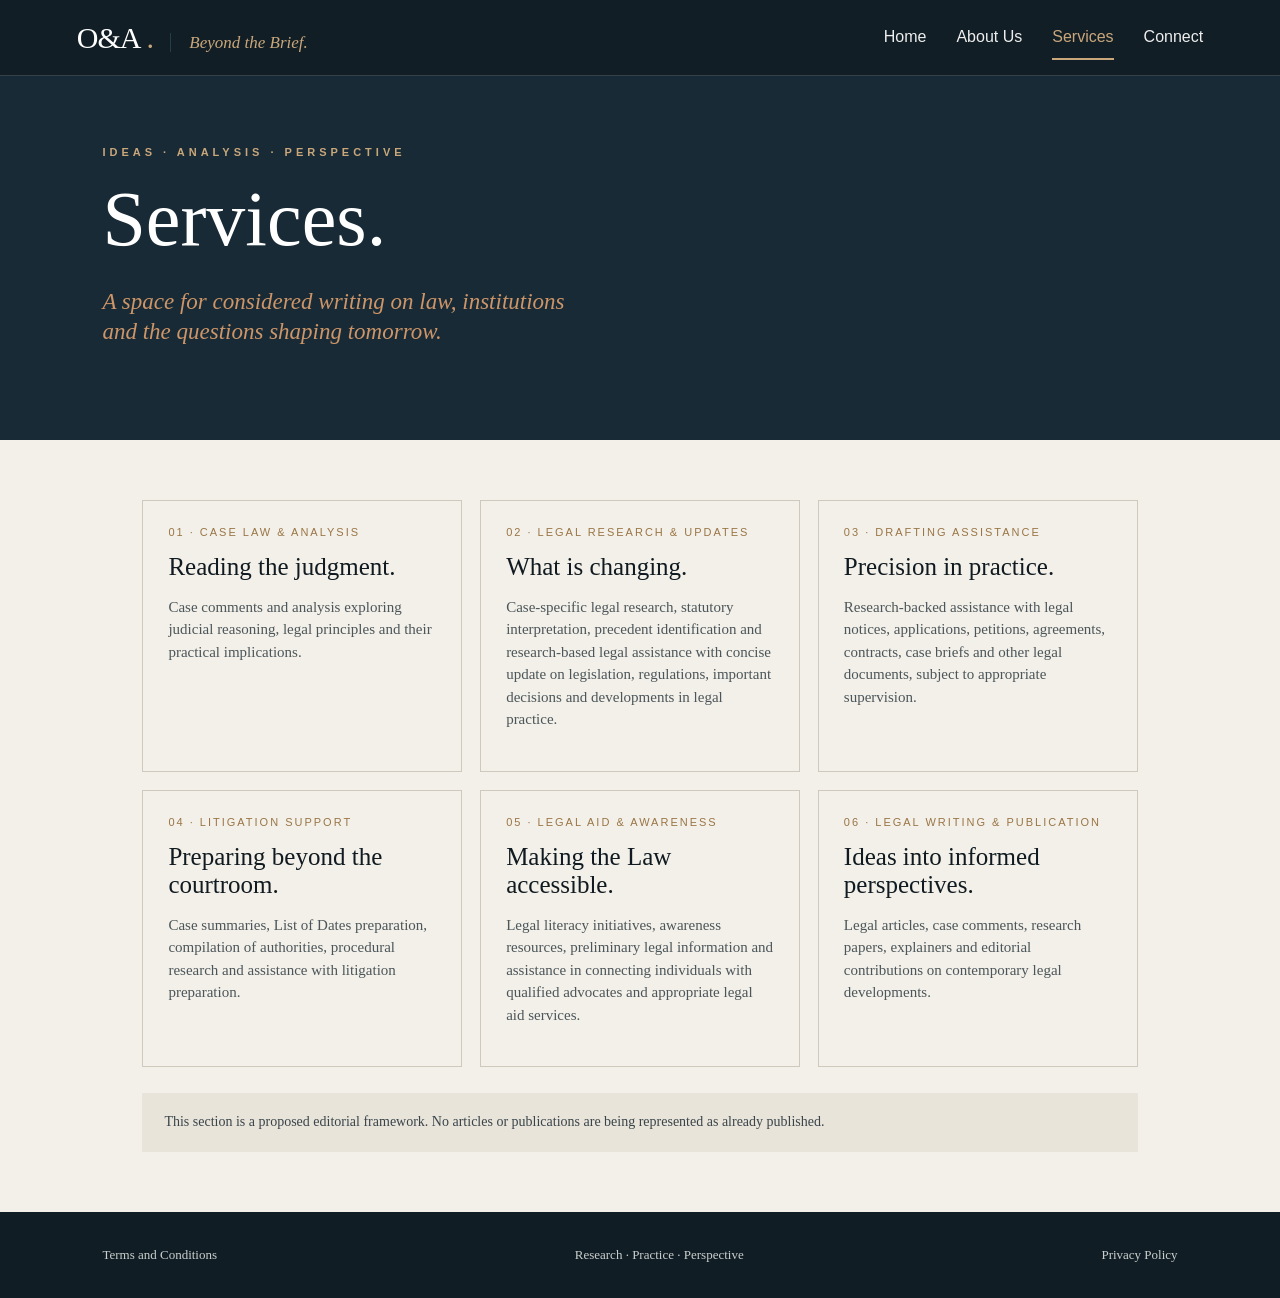
<file: ao_website/service.html>
<!DOCTYPE html>
<html lang="en">
<head>
  <meta charset="utf-8">
  <meta name="viewport" content="width=device-width, initial-scale=1">
  <meta name="description" content="Explore O&A Brief's legal research, drafting, litigation-support and legal writing services.">
  <title>Services | O&amp;A — Beyond the Brief</title>
  <link rel="stylesheet" href="styles.css">
  <style>
    body { background:var(--ivory); color:var(--ink); }
    .services-content { width:min(1200px,100%); }
    .services-content .pub-grid { grid-template-columns:repeat(3,minmax(0,1fr)); }
    .services-note { margin-top:26px; }
    @media(max-width:800px) {
      .services-content .pub-grid { grid-template-columns:repeat(2,minmax(0,1fr)); }
    }
    @media(max-width:600px) {
      .services-content .pub-grid { grid-template-columns:1fr; }
    }
  </style>
</head>
<body>
  <header class="top">
    <div><a class="brand" href="index.html#home" aria-label="O&amp;A home">O&amp;A <span>.</span></a><span class="tag">Beyond the Brief.</span></div>
    <nav class="nav" aria-label="Main navigation">
      <a href="index.html#home">Home</a>
      <a href="about-us.html">About Us</a>
      <a class="active" href="service.html" aria-current="page">Services</a>
      <a href="connect.html">Connect</a>
    </nav>
  </header>
  <main>
    <section class="subhero">
      <div class="eyebrow">Ideas &middot; Analysis &middot; Perspective</div>
      <h1>Services.</h1>
      <p class="lead">A space for considered writing on law, institutions and the questions shaping tomorrow.</p>
    </section>
    <section class="content services-content">
      <div class="pub-grid">
        <article class="pub">
          <div class="smallcaps">01 &middot; Case Law &amp; Analysis</div>
          <h3>Reading the judgment.</h3>
          <p>Case comments and analysis exploring judicial reasoning, legal principles and their practical implications.</p>
        </article>
        <article class="pub">
          <div class="smallcaps">02 &middot; Legal Research &amp; Updates</div>
          <h3>What is changing.</h3>
          <p>Case-specific legal research, statutory interpretation, precedent identification and research-based legal assistance with concise update on legislation, regulations, important decisions and developments in legal practice.</p>
        </article>
        <article class="pub">
          <div class="smallcaps">03 &middot; DRAFTING ASSISTANCE</div>
          <h3>Precision in practice.</h3>
          <p>Research-backed assistance with legal notices, applications, petitions, agreements, contracts, case briefs and other legal documents, subject to appropriate supervision.</p>
        </article>
        <article class="pub">
          <div class="smallcaps">04 &middot; LITIGATION SUPPORT</div>
          <h3>Preparing beyond the courtroom.</h3>
          <p>Case summaries, List of Dates preparation, compilation of authorities, procedural research and assistance with litigation preparation.</p>
        </article>
        <article class="pub">
          <div class="smallcaps">05 &middot; LEGAL AID &amp; AWARENESS</div>
          <h3>Making the Law accessible.</h3>
          <p>Legal literacy initiatives, awareness resources, preliminary legal information and assistance in connecting individuals with qualified advocates and appropriate legal aid services.</p>
        </article>
        <article class="pub">
          <div class="smallcaps">06 &middot; LEGAL WRITING &amp; PUBLICATION</div>
          <h3>Ideas into informed perspectives.</h3>
          <p>Legal articles, case comments, research papers, explainers and editorial contributions on contemporary legal developments.</p>
        </article>
      </div>
      <div class="note services-note">
        This section is a proposed editorial framework. No articles or publications are being represented as already published.
      </div>
    </section>
  </main>
  <footer class="footer">
    <span><a href="terms-and-conditions.html" style="color:inherit;text-decoration:none">Terms and Conditions</a></span>
    <span>Research &middot; Practice &middot; Perspective</span>
    <span><a href="privacy-policy.html" style="color:inherit;text-decoration:none">Privacy Policy</a></span>
  </footer>
  <script defer src="script.js"></script>
</body>
</html>
</file>
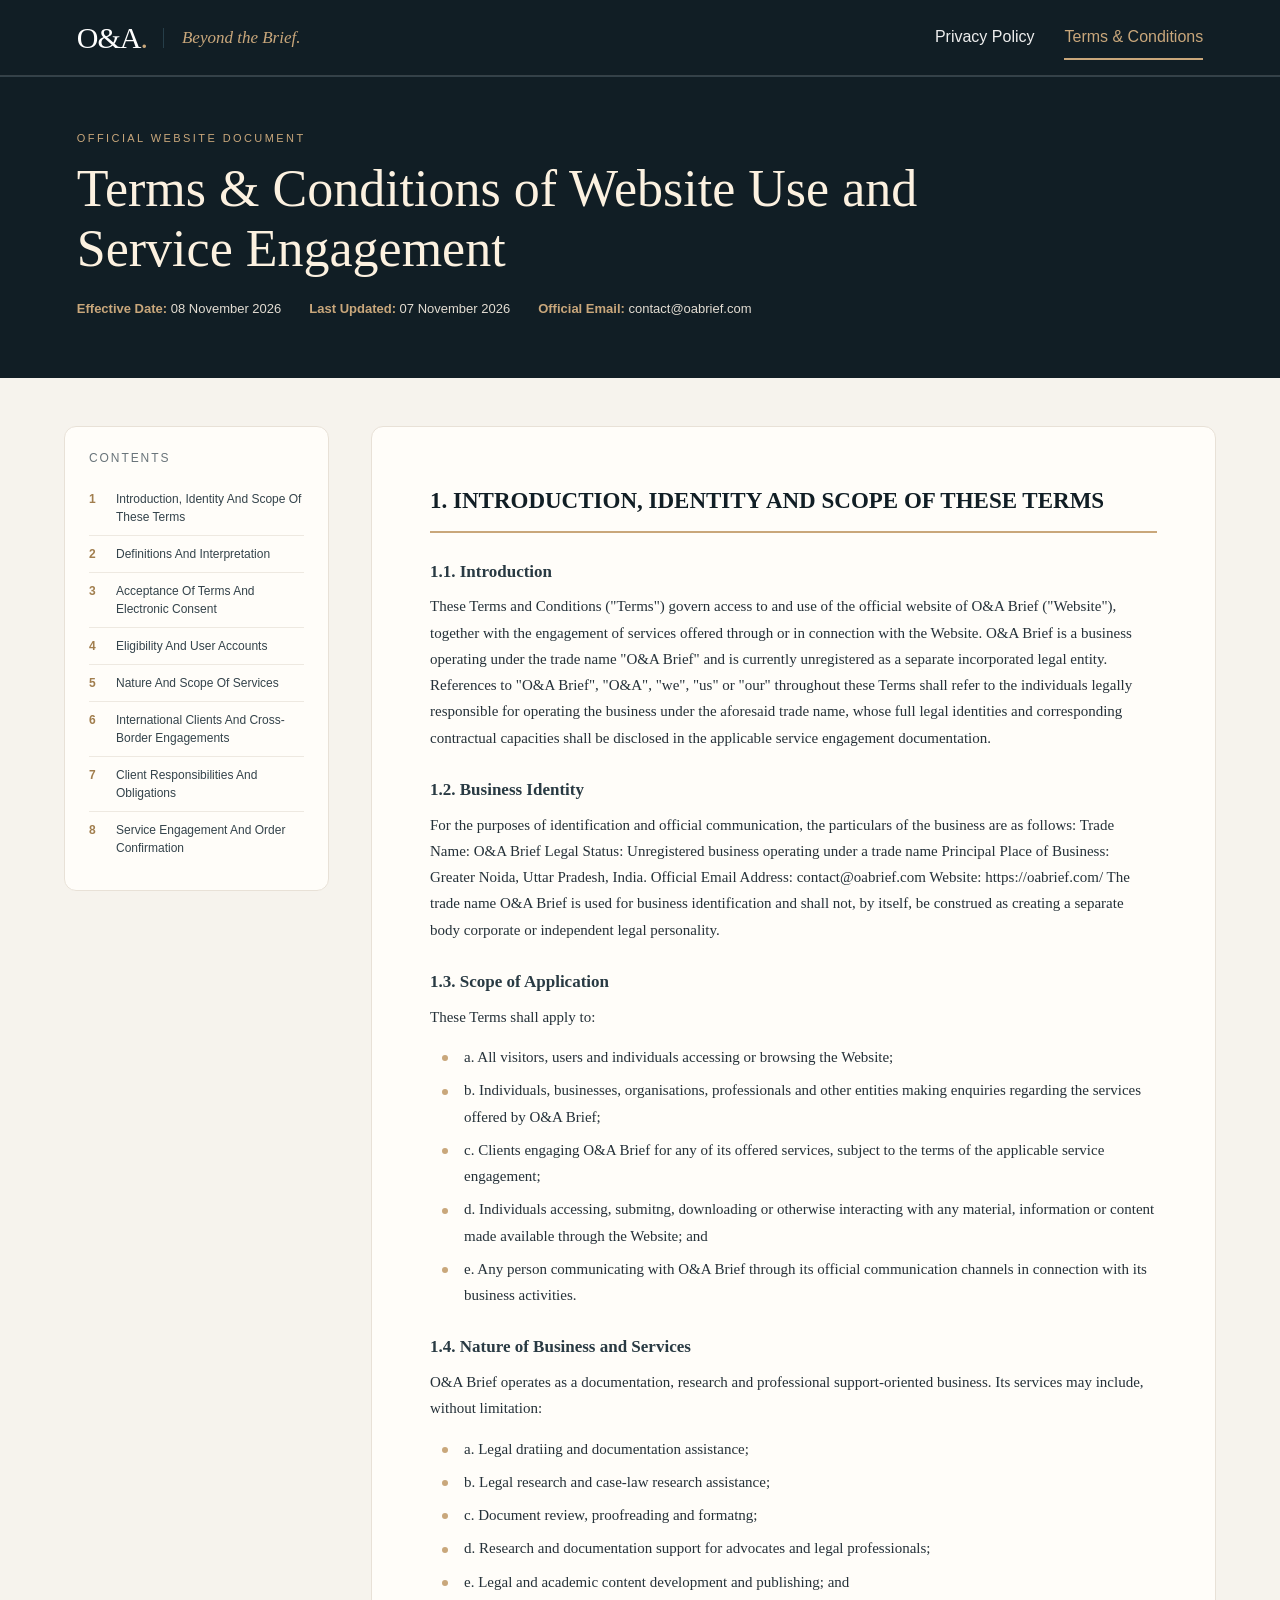
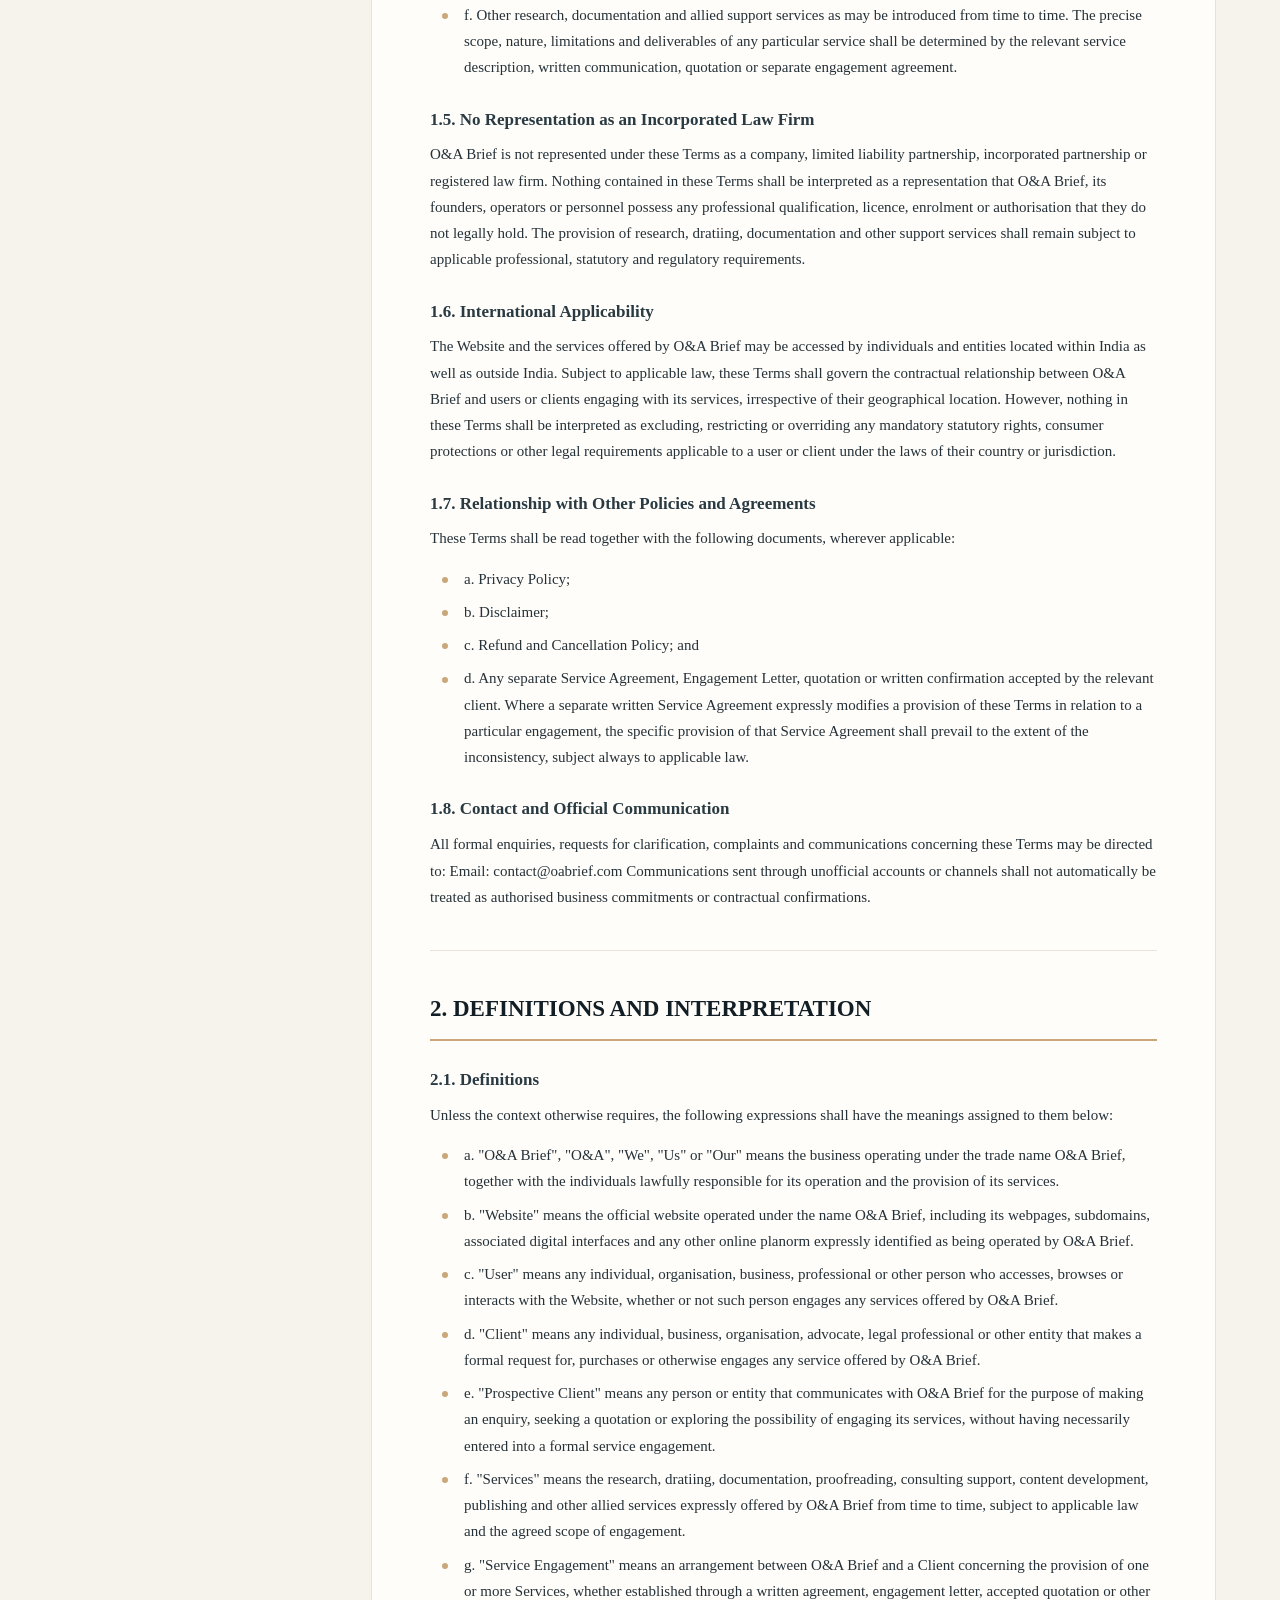
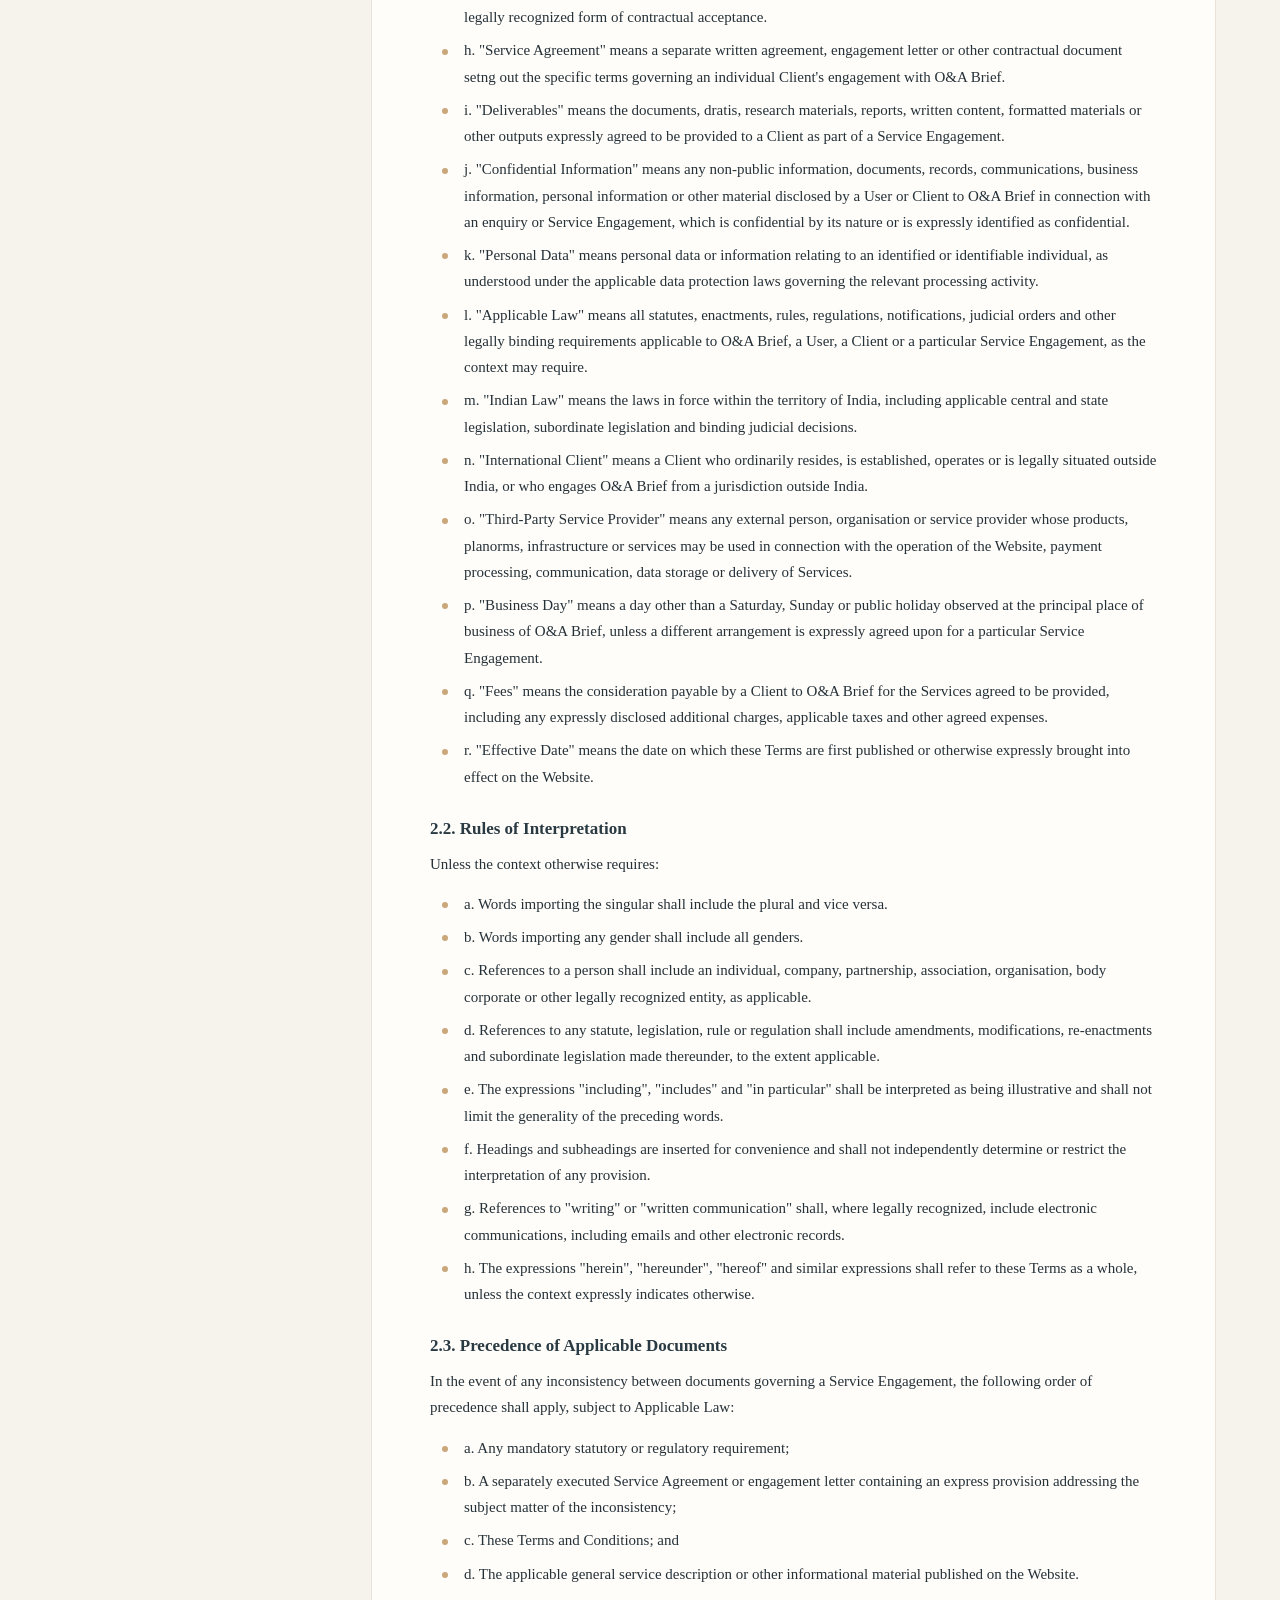
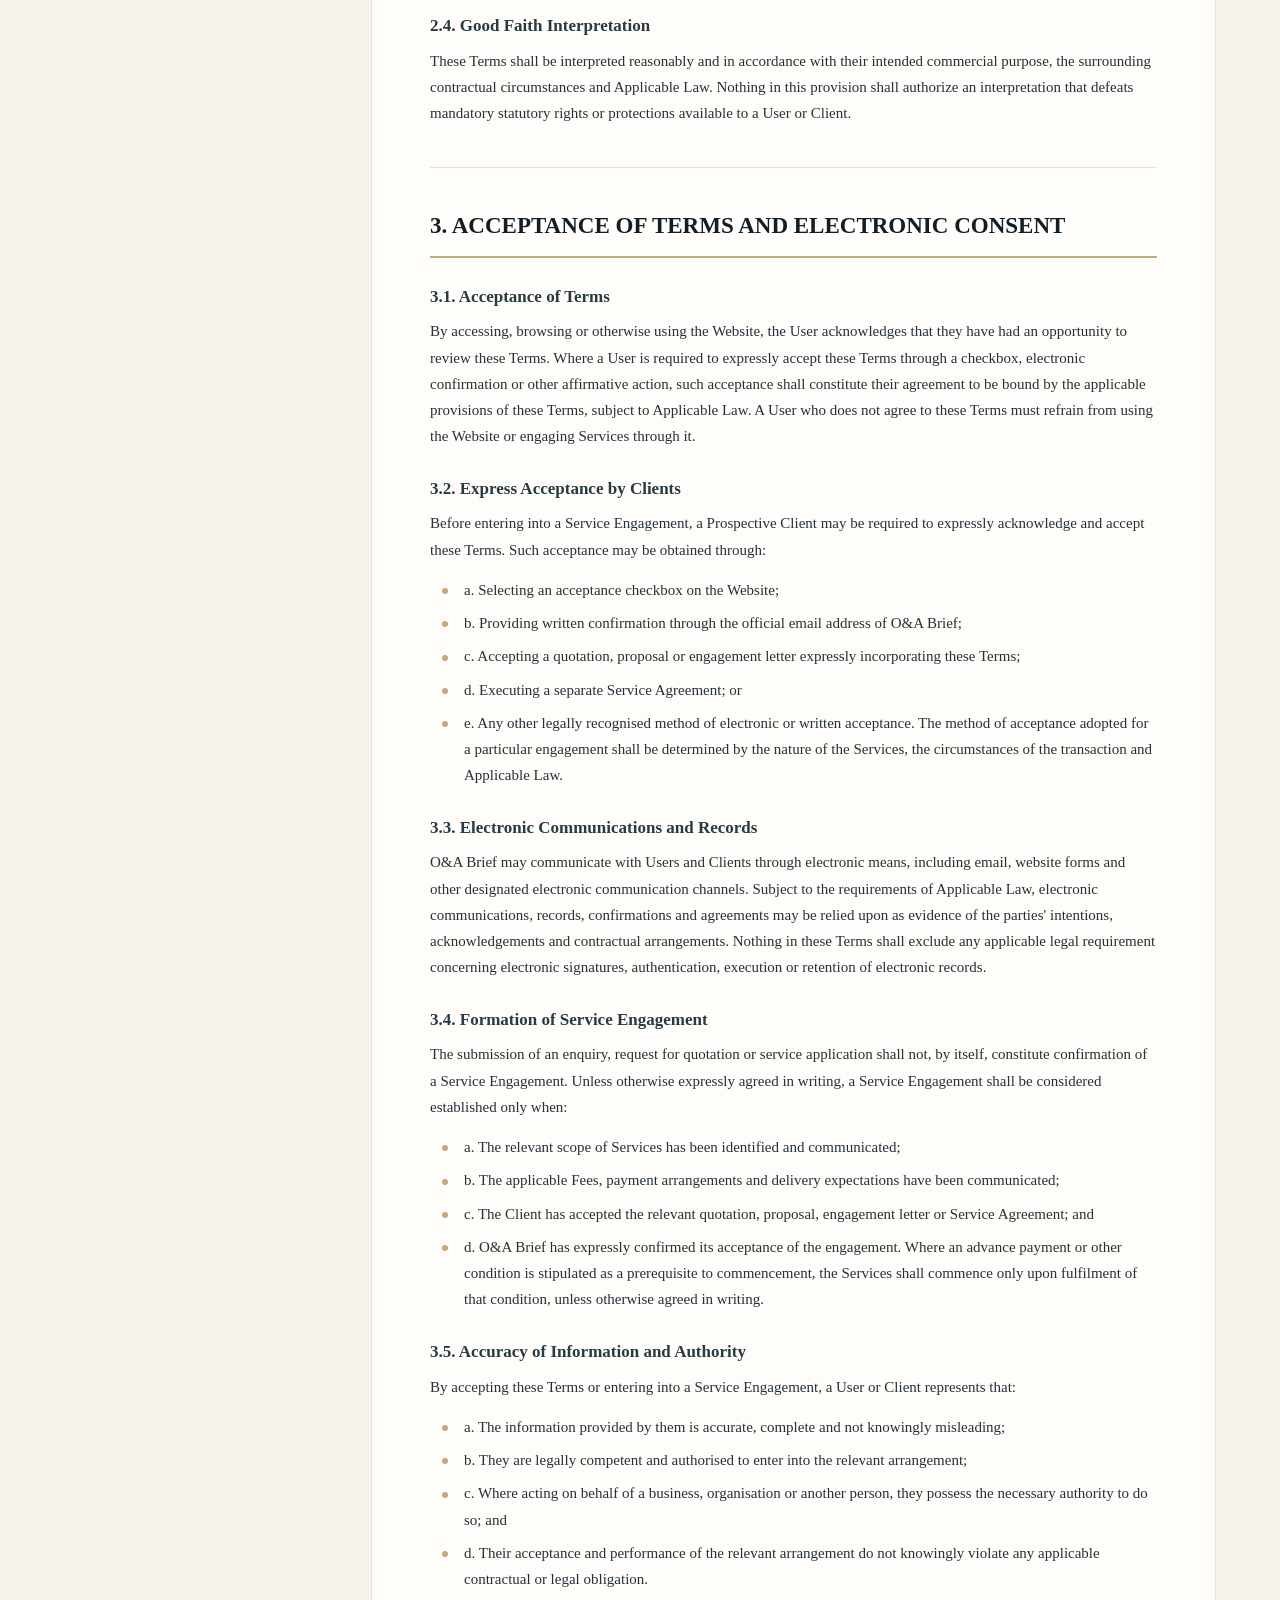
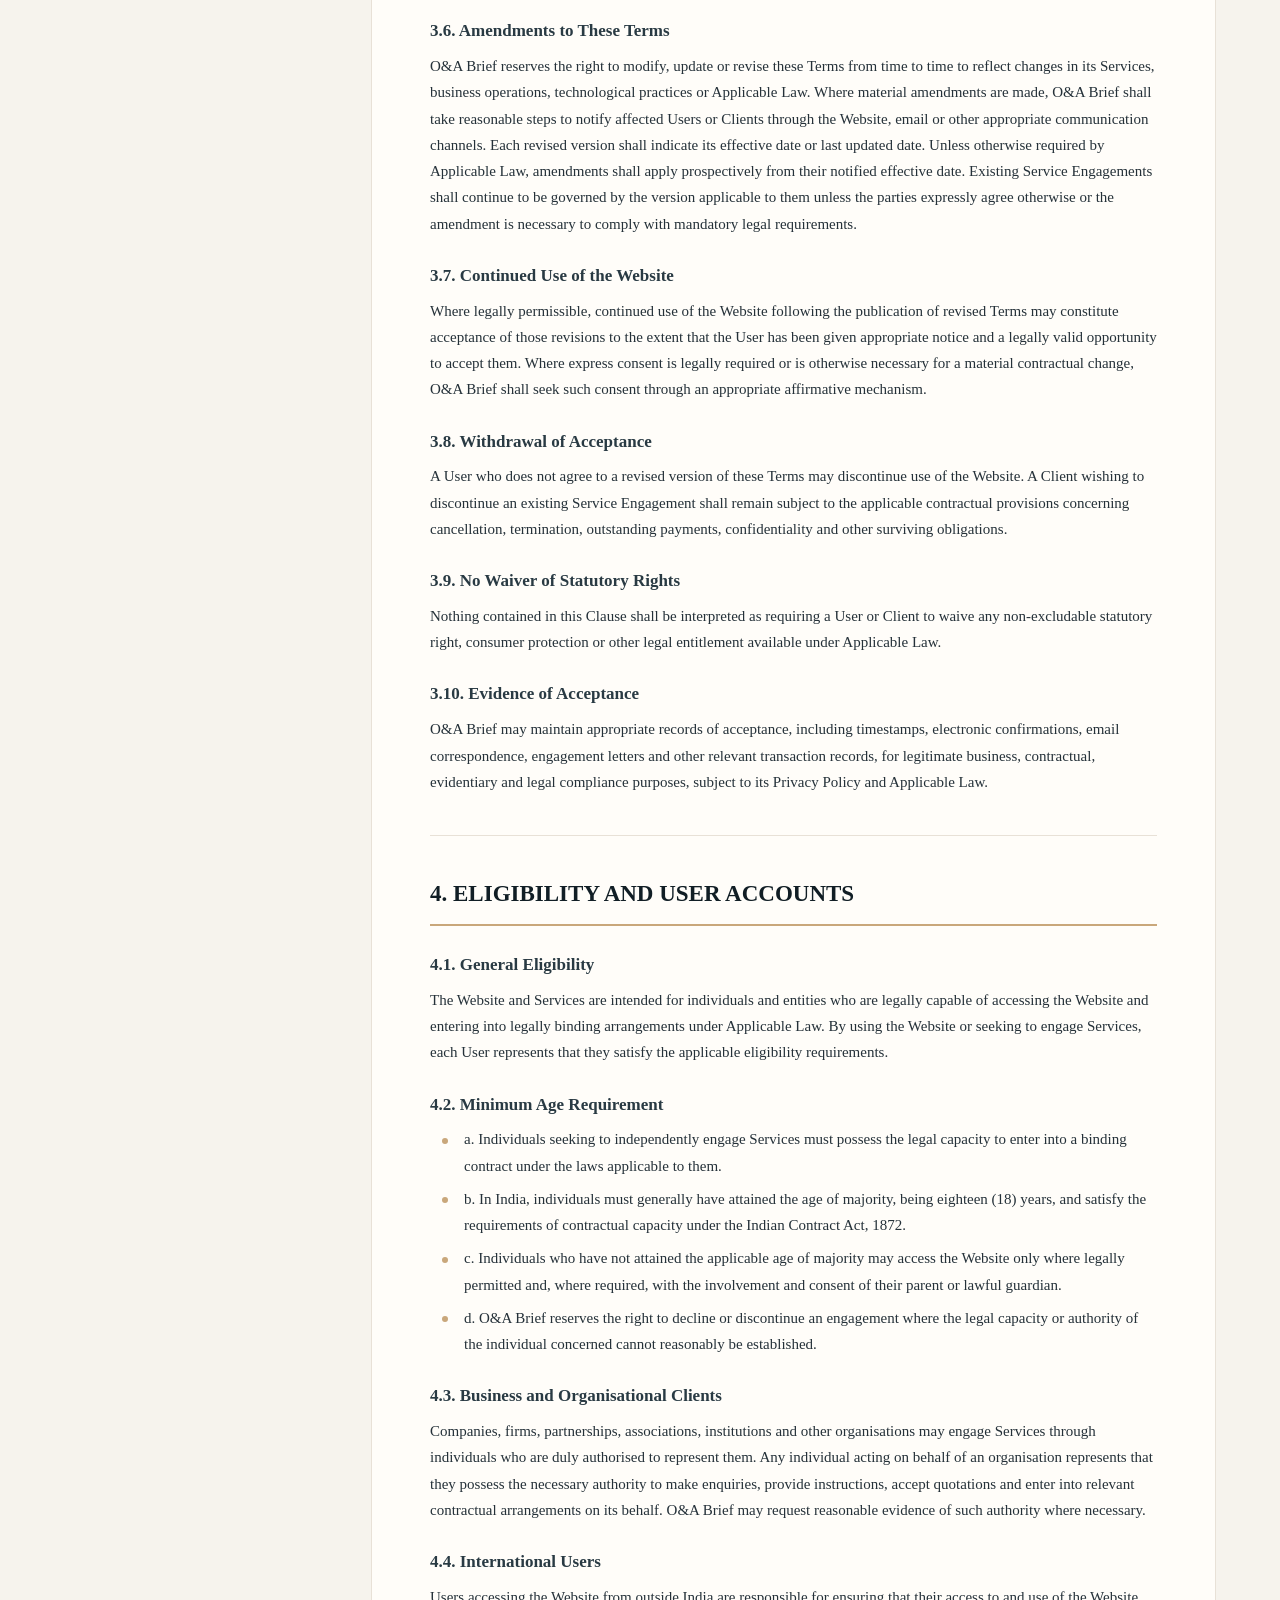
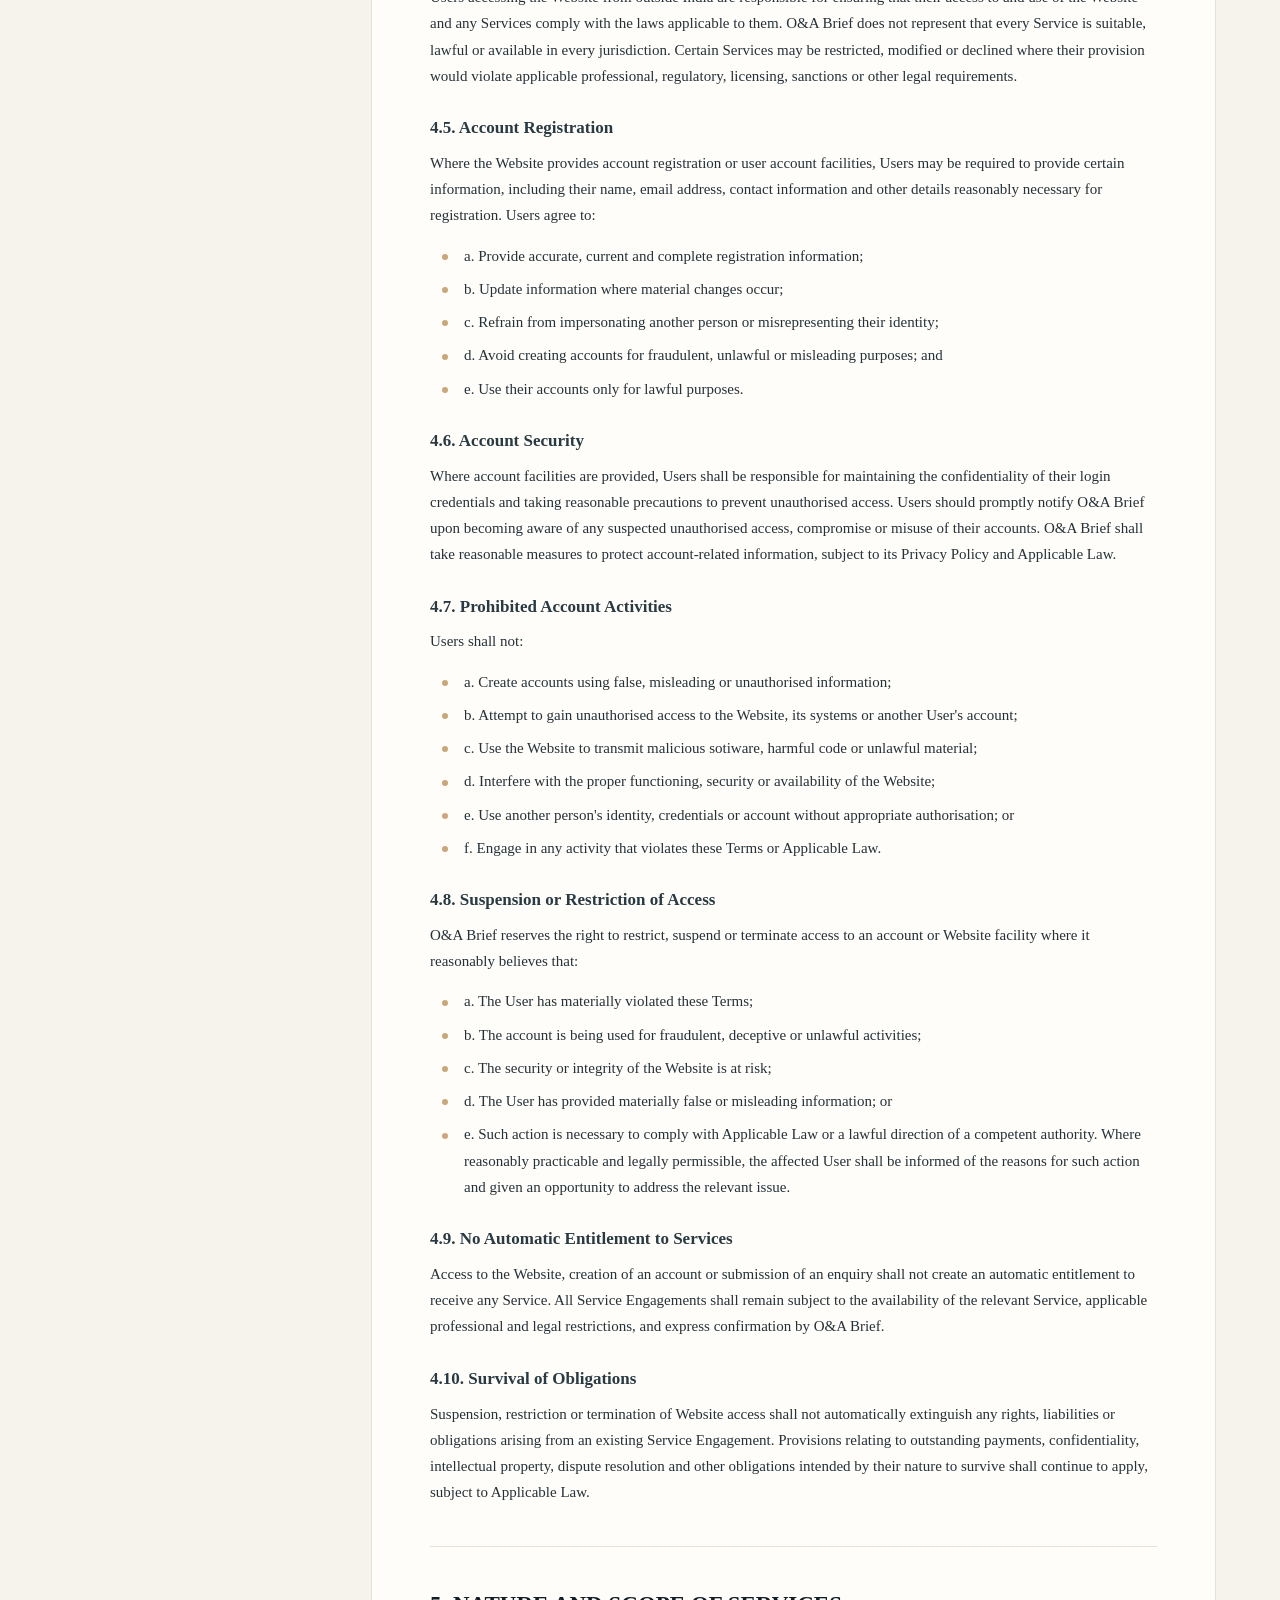
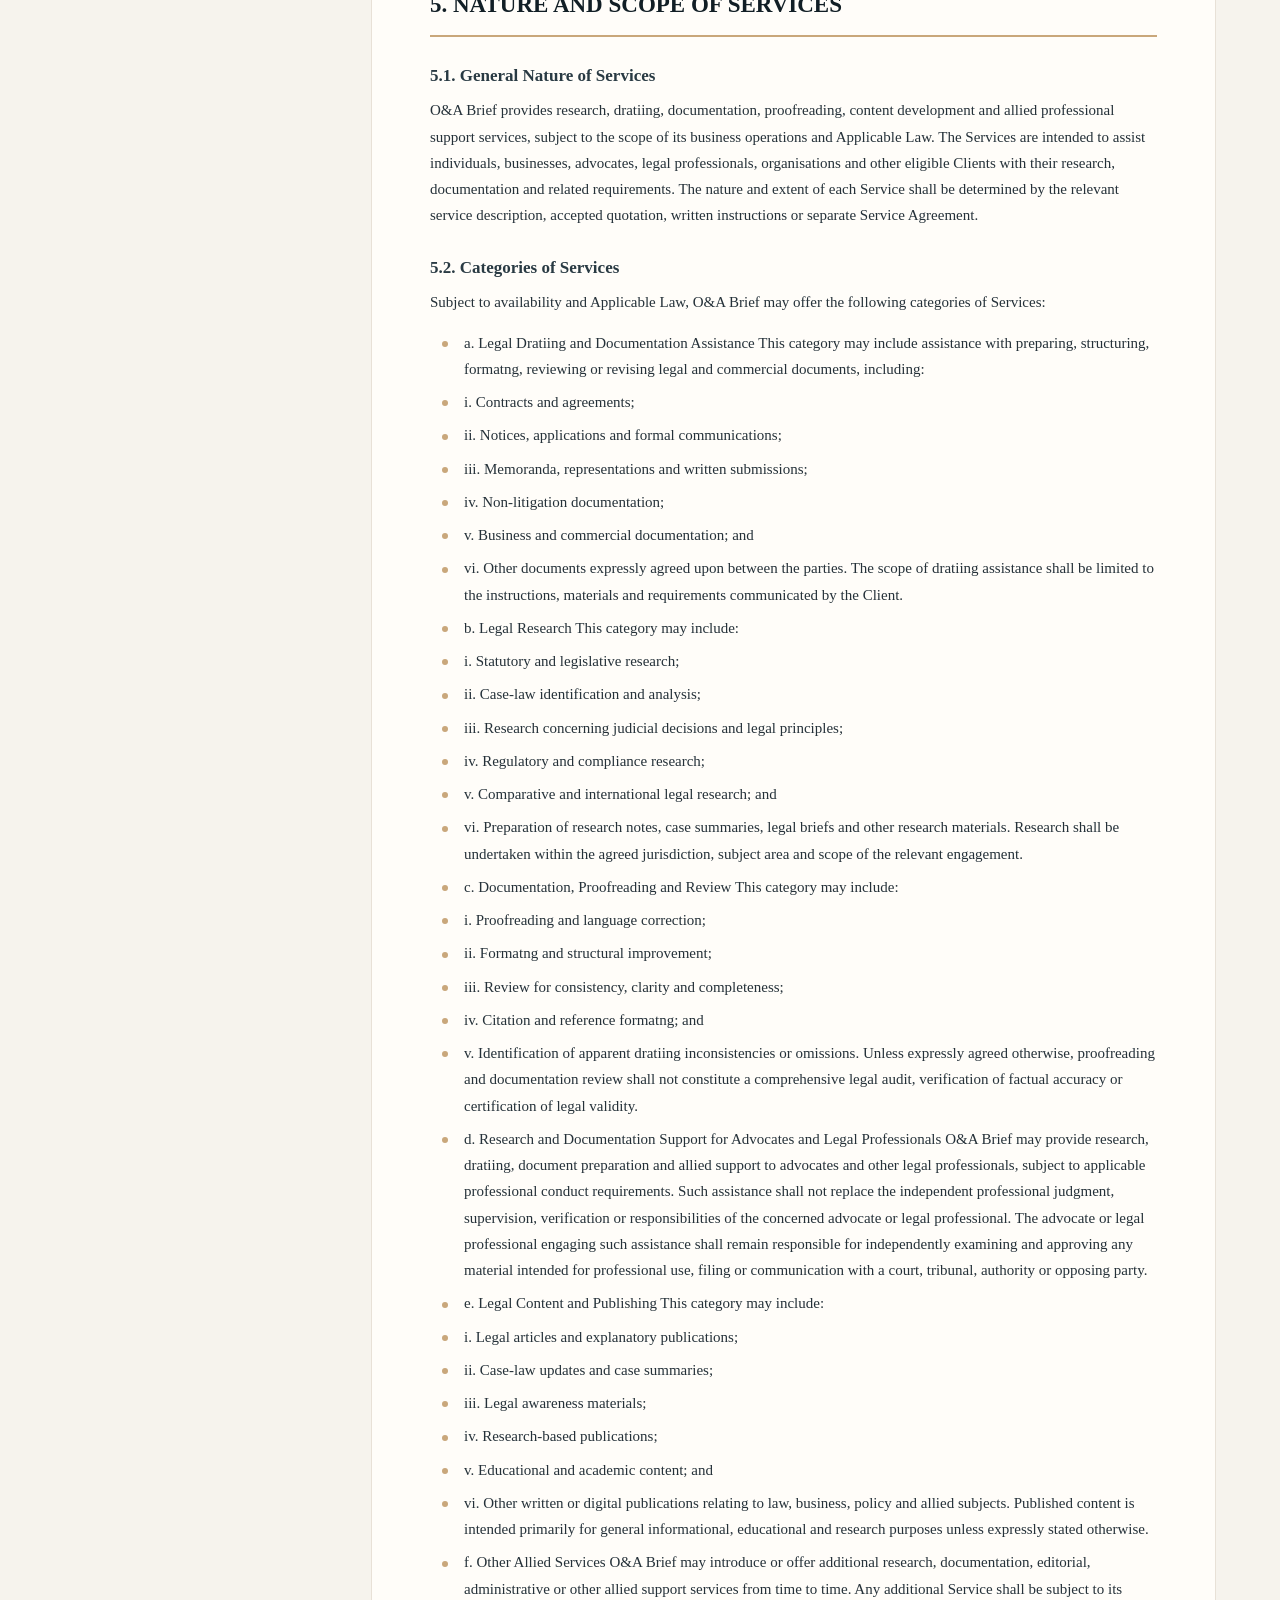
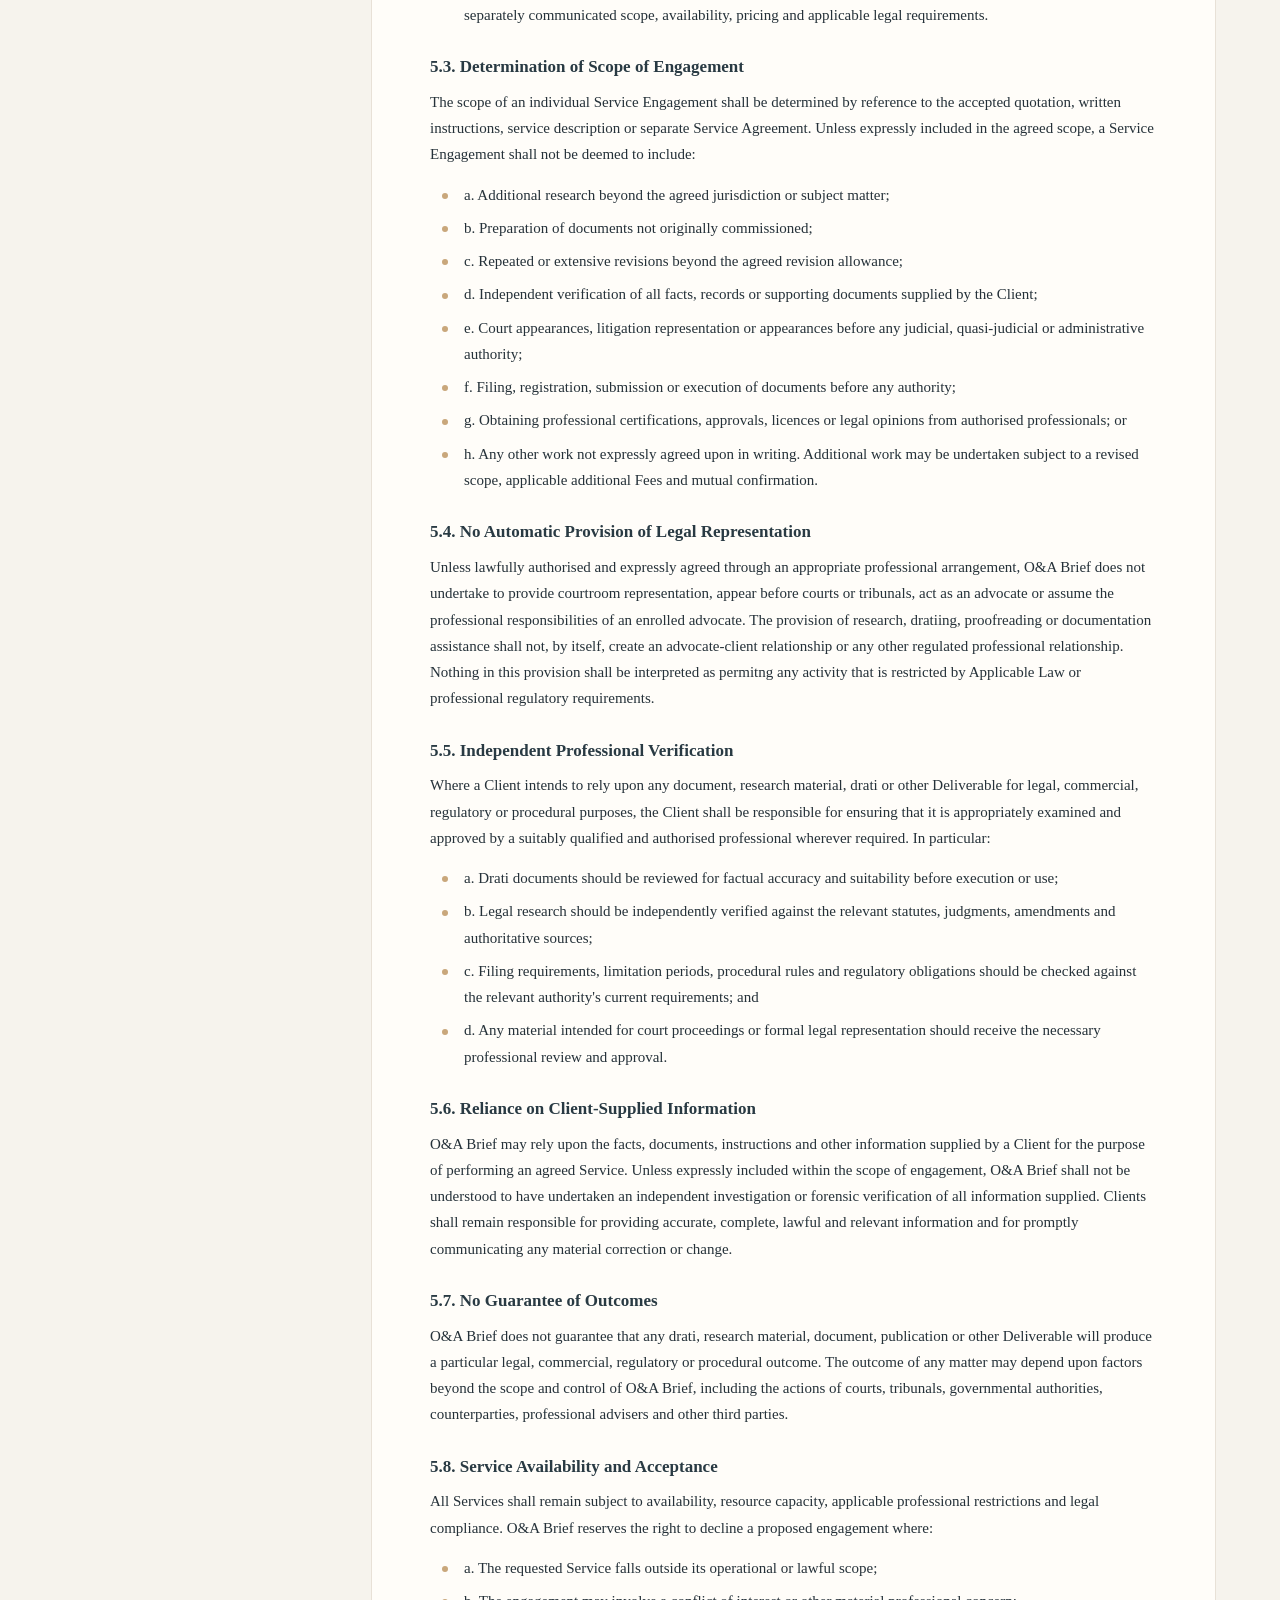
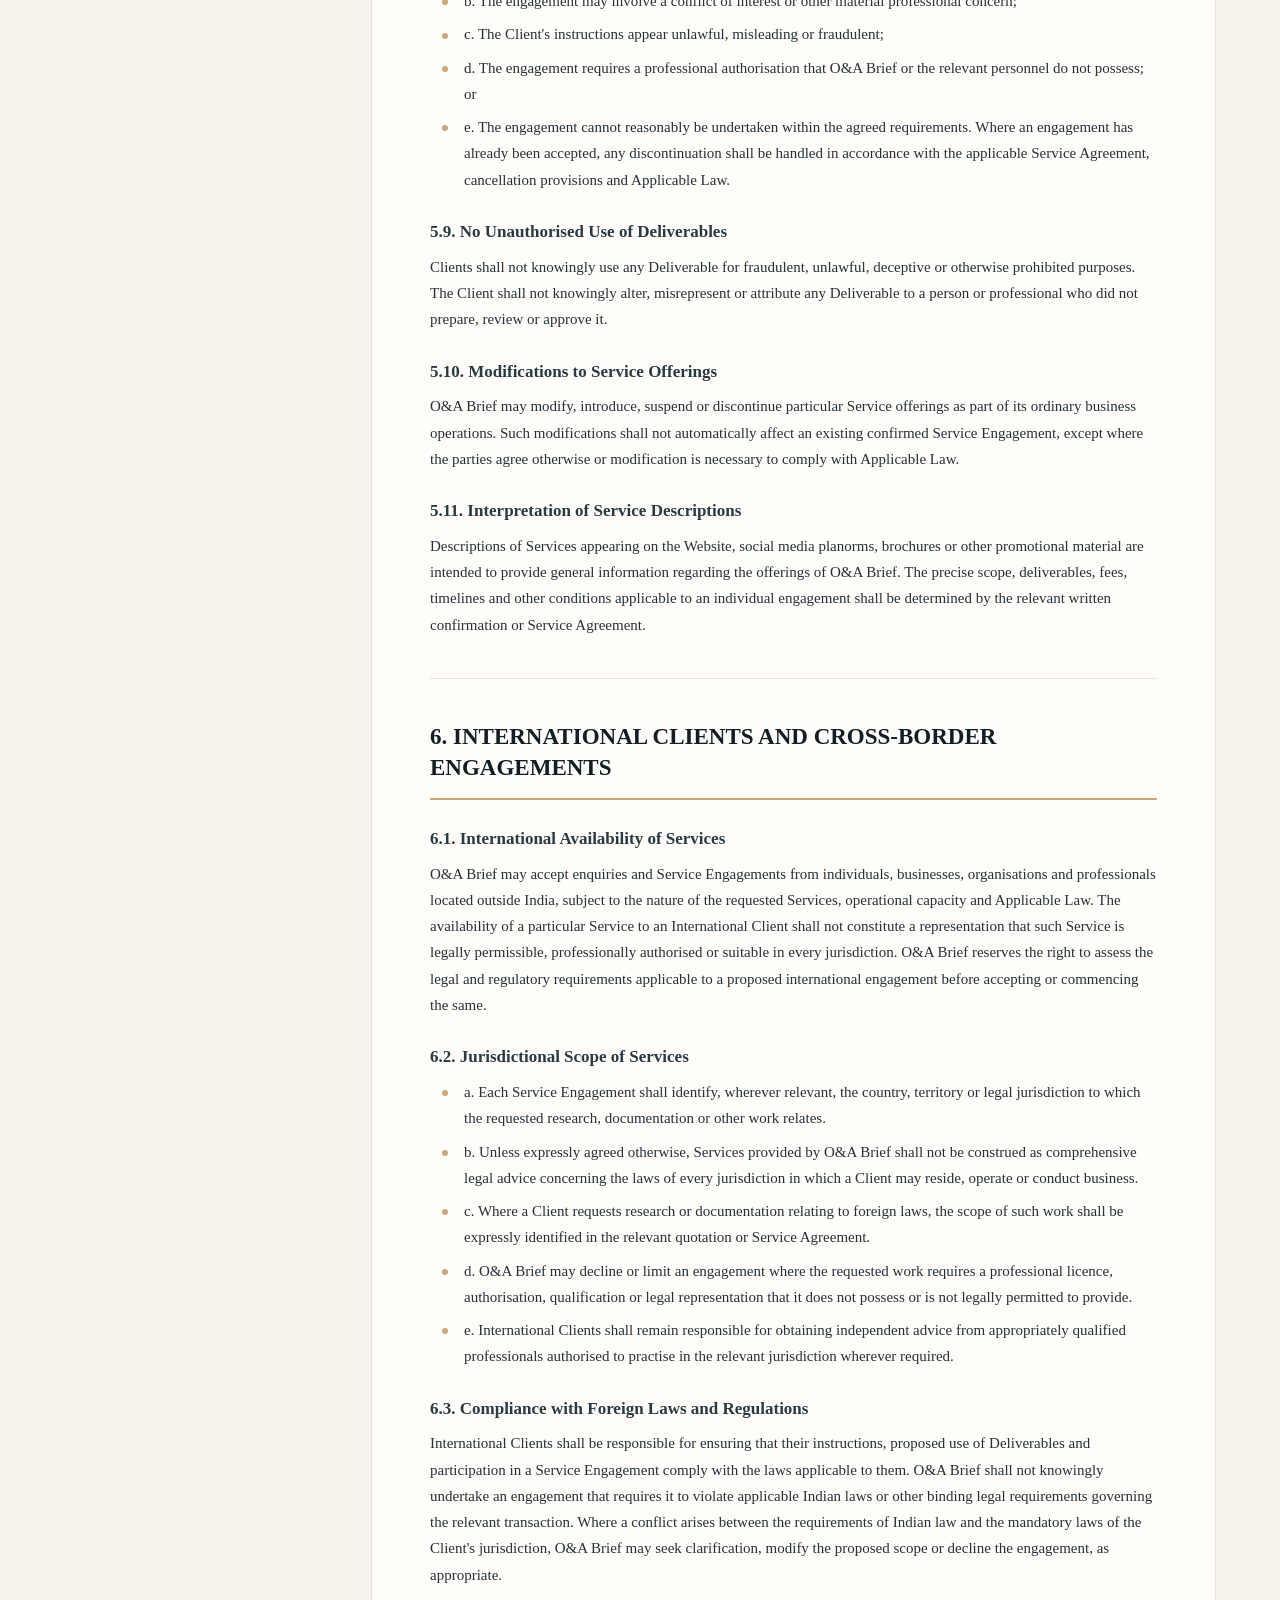
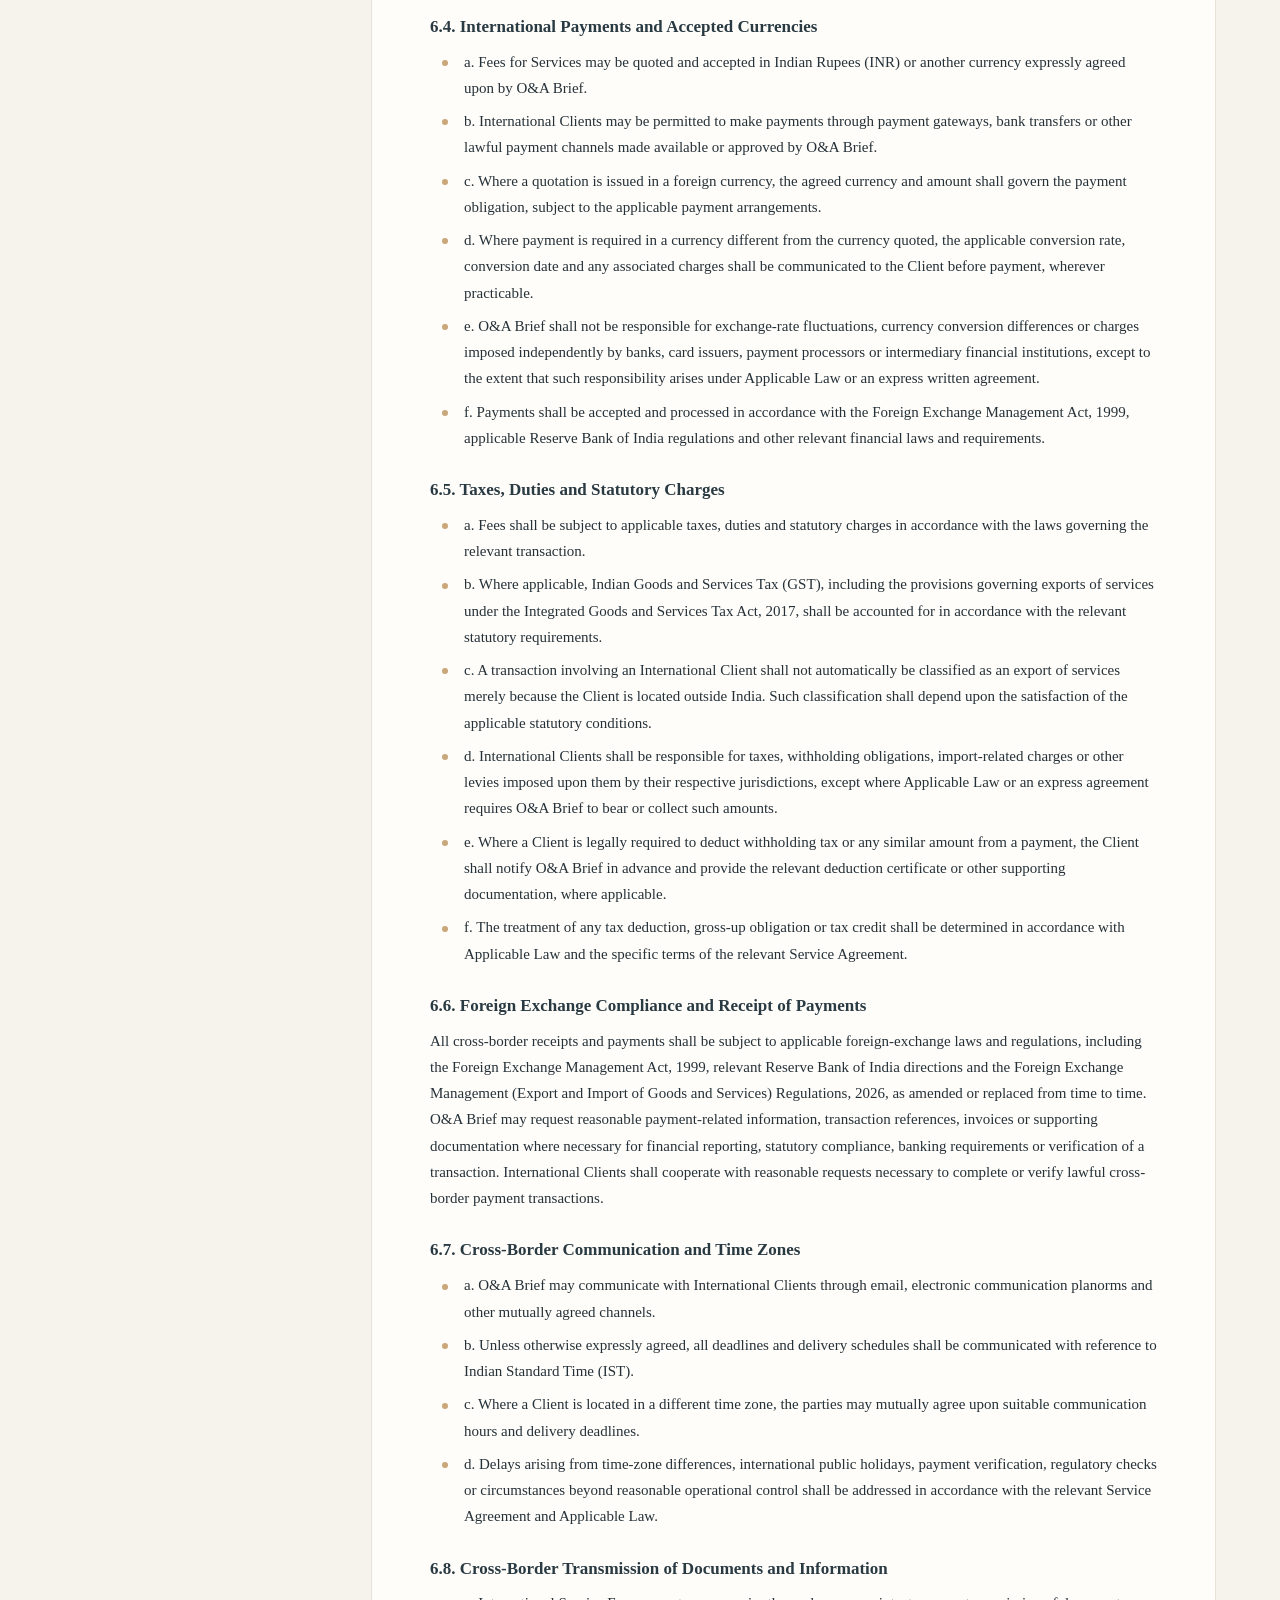
<file: ao_website/terms-and-conditions.html>
<!DOCTYPE html>
<html lang="en">
<head>
<meta charset="UTF-8">
<meta name="viewport" content="width=device-width, initial-scale=1.0">
<meta name="description" content="O&A Brief Terms and Conditions of Website Use and Service Engagement.">
<title>Terms &amp; Conditions | O&amp;A Brief</title>
<style>
:root{--navy:#111E25;--cream:#FCF1E0;--gold:#C9A77B;--ink:#253139;--muted:#69747a;--paper:#fffdf9;--line:#e8e1d7}
*{box-sizing:border-box}
html{scroll-behavior:smooth;scroll-padding-top:105px}
body{margin:0;background:#f6f3ed;color:var(--ink);font-family:Georgia,"Times New Roman",serif;line-height:1.75}
a{color:inherit}
.site-header{height:76px;background:#111e25;color:white;display:flex;align-items:center;justify-content:space-between;padding:0 6vw;border-bottom:1px solid #ffffff28;position:sticky;top:0;z-index:10}
.site-header__identity{display:flex;align-items:center}
.site-header__brand{color:inherit;font:400 30px Georgia,"Times New Roman",serif;letter-spacing:-1px;text-decoration:none;white-space:nowrap}
.site-header__brand span{color:var(--gold);transition:text-shadow .25s ease}
.site-header__brand:hover,.site-header__brand:focus-visible{color:#fff8e9;text-shadow:0 0 4px #fff,0 0 10px rgba(255,224,175,.95),0 0 24px rgba(201,167,123,.85),0 0 40px rgba(201,167,123,.55)}
.site-header__brand:hover span,.site-header__brand:focus-visible span{text-shadow:0 0 4px #fff,0 0 12px rgba(255,224,175,1),0 0 28px rgba(201,167,123,.95)}
.site-header__tagline{font:italic 17px Georgia,serif;color:var(--gold);border-left:1px solid #263e49;padding-left:18px;margin-left:16px;white-space:nowrap}
.site-header__nav{display:flex;gap:30px}
.site-header__nav a{font:16px Arial,sans-serif;color:#eee;text-decoration:none;padding:12px 0;border-bottom:2px solid transparent}
.site-header__nav a:hover,.site-header__nav a:focus-visible,.site-header__nav a[aria-current="page"]{border-color:var(--gold);color:var(--gold)}
.site-header__brand:focus-visible,.site-header__nav a:focus-visible{outline:2px solid var(--gold);outline-offset:4px}
.hero{background:var(--navy);color:var(--cream);padding:55px max(6vw,22px) 62px;border-top:1px solid #33424a}
.eyebrow{font:11px Arial,sans-serif;letter-spacing:.22em;text-transform:uppercase;color:var(--gold)}
h1{font-size:clamp(30px,4.4vw,52px);line-height:1.15;font-weight:500;max-width:850px;margin:15px 0 22px}
.meta{display:flex;flex-wrap:wrap;gap:10px 28px;font:13px Arial,sans-serif;color:#e3ddd3}
.meta strong{color:var(--gold);font-weight:600}
.layout{width:min(1200px,90%);margin:48px auto 80px;display:grid;grid-template-columns:265px minmax(0,1fr);gap:42px;align-items:start}
.contents{position:sticky;top:22px;background:var(--paper);border:1px solid var(--line);padding:24px;border-radius:12px}
.contents h2{font:12px Arial,sans-serif;letter-spacing:.16em;text-transform:uppercase;color:var(--muted);margin:0 0 16px}
.contents a{display:flex;gap:12px;text-decoration:none;font:12px/1.5 Arial,sans-serif;padding:9px 0;border-bottom:1px solid #eee9e1;color:#34434b}
.contents a:last-child{border:0}
.contents a span{color:#a17e4e;font-weight:700;min-width:15px}
.document{background:var(--paper);border:1px solid var(--line);border-radius:12px;padding:clamp(24px,5vw,58px);min-width:0}
.document section.clause{margin:0 0 42px;padding:0 0 26px;border-bottom:1px solid var(--line);scroll-margin-top:100px}
.document section.clause:last-child{border-bottom:0}
.document h2{font-size:23px;line-height:1.35;color:var(--navy);font-weight:600;margin:0 0 24px;padding-bottom:15px;border-bottom:2px solid var(--gold)}
.document h3{font-size:17px;line-height:1.4;color:#293a43;font-weight:700;margin:27px 0 10px;scroll-margin-top:100px}
.document p{font-size:15px;margin:10px 0 14px;overflow-wrap:anywhere}
.document .list-item{padding-left:22px;position:relative;margin:7px 0 7px 12px}
.document .list-item:before{content:"";position:absolute;left:0;top:.75em;width:6px;height:6px;background:var(--gold);border-radius:50%}
.footer{background:var(--navy);color:#d9dedf;padding:28px max(6vw,22px);display:flex;justify-content:space-between;flex-wrap:wrap;gap:15px;font:12px Arial,sans-serif}
.footer a{color:var(--cream);text-decoration:none;margin-left:18px}
@media(max-width:850px){.layout{grid-template-columns:1fr;gap:20px;margin-top:25px}.contents{position:relative;top:auto}.contents a{display:inline-flex;margin-right:12px;border:0}.document{padding:25px 21px}.document h2{font-size:20px}.document p{font-size:14px}}
@media(max-width:800px){.site-header{height:auto;min-height:72px;align-items:flex-start;flex-direction:column;gap:8px;padding:14px 5vw 8px}.site-header__nav{gap:22px;width:100%;overflow-x:auto}.site-header__nav a{font-size:13px;white-space:nowrap}}
@media(max-width:600px){.site-header{min-height:auto;align-items:stretch;justify-content:center;gap:15px;padding:16px 5vw 10px;background:#101d24}.site-header__identity{min-height:42px;flex-wrap:nowrap}.site-header__brand{font-size:clamp(27px,7vw,36px);letter-spacing:-1.5px}.site-header__tagline{font-size:clamp(12px,3.3vw,15px);padding-left:12px;margin-left:12px;line-height:1.3;border-left-color:#52616a}.site-header__nav{align-items:center;justify-content:space-between;gap:8px;overflow-x:auto;overflow-y:hidden;scrollbar-width:none;-webkit-overflow-scrolling:touch}.site-header__nav::-webkit-scrollbar{display:none}.site-header__nav a{flex:0 0 auto;padding:10px 2px 12px;font-size:13px}}
@media(max-width:360px){.site-header{padding-left:4vw;padding-right:4vw}.site-header__brand{font-size:25px}.site-header__tagline{font-size:11px;padding-left:9px;margin-left:9px}.site-header__nav{gap:5px}.site-header__nav a{font-size:12px}}
@media(max-width:480px){.meta{flex-direction:column;gap:6px}}
</style>
</head>
<body>
<header class="site-header">
<div class="site-header__identity">
<a class="site-header__brand" href="index.html#home" aria-label="O&amp;A home">O&amp;A<span>.</span></a>
<span class="site-header__tagline">Beyond the Brief.</span>
</div>
<nav class="site-header__nav" aria-label="Main navigation">
<a href="privacy-policy.html">Privacy Policy</a><a href="terms-and-conditions.html" aria-current="page">Terms &amp; Conditions</a>
</nav>
</header>
<section class="hero">
<div class="eyebrow">Official Website Document</div>
<h1>Terms &amp; Conditions of Website Use and Service Engagement</h1>
<div class="meta">
<div><strong>Effective Date:</strong> 08 November 2026</div>
<div><strong>Last Updated:</strong> 07 November 2026</div>
<div><strong>Official Email:</strong> contact@oabrief.com</div>
</div>
</section>
<main class="layout">
<aside class="contents"><h2>Contents</h2><a href="#clause-1"><span>1</span>Introduction, Identity And Scope Of These Terms</a>
<a href="#clause-2"><span>2</span>Definitions And Interpretation</a>
<a href="#clause-3"><span>3</span>Acceptance Of Terms And Electronic Consent</a>
<a href="#clause-4"><span>4</span>Eligibility And User Accounts</a>
<a href="#clause-5"><span>5</span>Nature And Scope Of Services</a>
<a href="#clause-6"><span>6</span>International Clients And Cross-Border Engagements</a>
<a href="#clause-7"><span>7</span>Client Responsibilities And Obligations</a>
<a href="#clause-8"><span>8</span>Service Engagement And Order Confirmation</a></aside>
<article class="document"><section class="clause" id="clause-1"><h2>1. INTRODUCTION, IDENTITY AND SCOPE OF THESE TERMS</h2>
<h3>1.1. Introduction</h3>
<p>These Terms and Conditions (&quot;Terms&quot;) govern access to and use of the official website of O&amp;A Brief (&quot;Website&quot;), together with the engagement of services offered through or in connection with the Website. O&amp;A Brief is a business operating under the trade name &quot;O&amp;A Brief&quot; and is currently unregistered as a separate incorporated legal entity. References to &quot;O&amp;A Brief&quot;, &quot;O&amp;A&quot;, &quot;we&quot;, &quot;us&quot; or &quot;our&quot; throughout these Terms shall refer to the individuals legally responsible for operating the business under the aforesaid trade name, whose full legal identities and corresponding contractual capacities shall be disclosed in the applicable service engagement documentation.</p>
<h3>1.2. Business Identity</h3>
<p>For the purposes of identification and official communication, the particulars of the business are as follows: Trade Name: O&amp;A Brief Legal Status: Unregistered business operating under a trade name Principal Place of Business: Greater Noida, Uttar Pradesh, India. Official Email Address: contact@oabrief.com Website: https://oabrief.com/ The trade name O&amp;A Brief is used for business identification and shall not, by itself, be construed as creating a separate body corporate or independent legal personality.</p>
<h3>1.3. Scope of Application</h3>
<p>These Terms shall apply to:</p>
<p class="list-item">a. All visitors, users and individuals accessing or browsing the Website;</p>
<p class="list-item">b. Individuals, businesses, organisations, professionals and other entities making enquiries regarding the services offered by O&amp;A Brief;</p>
<p class="list-item">c. Clients engaging O&amp;A Brief for any of its offered services, subject to the terms of the applicable service engagement;</p>
<p class="list-item">d. Individuals accessing, submitng, downloading or otherwise interacting with any material, information or content made available through the Website; and</p>
<p class="list-item">e. Any person communicating with O&amp;A Brief through its official communication channels in connection with its business activities.</p>
<h3>1.4. Nature of Business and Services</h3>
<p>O&amp;A Brief operates as a documentation, research and professional support-oriented business. Its services may include, without limitation:</p>
<p class="list-item">a. Legal dratiing and documentation assistance;</p>
<p class="list-item">b. Legal research and case-law research assistance;</p>
<p class="list-item">c. Document review, proofreading and formatng;</p>
<p class="list-item">d. Research and documentation support for advocates and legal professionals;</p>
<p class="list-item">e. Legal and academic content development and publishing; and</p>
<p class="list-item">f. Other research, documentation and allied support services as may be introduced from time to time. The precise scope, nature, limitations and deliverables of any particular service shall be determined by the relevant service description, written communication, quotation or separate engagement agreement.</p>
<h3>1.5. No Representation as an Incorporated Law Firm</h3>
<p>O&amp;A Brief is not represented under these Terms as a company, limited liability partnership, incorporated partnership or registered law firm. Nothing contained in these Terms shall be interpreted as a representation that O&amp;A Brief, its founders, operators or personnel possess any professional qualification, licence, enrolment or authorisation that they do not legally hold. The provision of research, dratiing, documentation and other support services shall remain subject to applicable professional, statutory and regulatory requirements.</p>
<h3>1.6. International Applicability</h3>
<p>The Website and the services offered by O&amp;A Brief may be accessed by individuals and entities located within India as well as outside India. Subject to applicable law, these Terms shall govern the contractual relationship between O&amp;A Brief and users or clients engaging with its services, irrespective of their geographical location. However, nothing in these Terms shall be interpreted as excluding, restricting or overriding any mandatory statutory rights, consumer protections or other legal requirements applicable to a user or client under the laws of their country or jurisdiction.</p>
<h3>1.7. Relationship with Other Policies and Agreements</h3>
<p>These Terms shall be read together with the following documents, wherever applicable:</p>
<p class="list-item">a. Privacy Policy;</p>
<p class="list-item">b. Disclaimer;</p>
<p class="list-item">c. Refund and Cancellation Policy; and</p>
<p class="list-item">d. Any separate Service Agreement, Engagement Letter, quotation or written confirmation accepted by the relevant client. Where a separate written Service Agreement expressly modifies a provision of these Terms in relation to a particular engagement, the specific provision of that Service Agreement shall prevail to the extent of the inconsistency, subject always to applicable law.</p>
<h3>1.8. Contact and Official Communication</h3>
<p>All formal enquiries, requests for clarification, complaints and communications concerning these Terms may be directed to: Email: contact@oabrief.com Communications sent through unofficial accounts or channels shall not automatically be treated as authorised business commitments or contractual confirmations.</p>
</section>
<section class="clause" id="clause-2"><h2>2. DEFINITIONS AND INTERPRETATION</h2>
<h3>2.1. Definitions</h3>
<p>Unless the context otherwise requires, the following expressions shall have the meanings assigned to them below:</p>
<p class="list-item">a. &quot;O&amp;A Brief&quot;, &quot;O&amp;A&quot;, &quot;We&quot;, &quot;Us&quot; or &quot;Our&quot; means the business operating under the trade name O&amp;A Brief, together with the individuals lawfully responsible for its operation and the provision of its services.</p>
<p class="list-item">b. &quot;Website&quot; means the official website operated under the name O&amp;A Brief, including its webpages, subdomains, associated digital interfaces and any other online planorm expressly identified as being operated by O&amp;A Brief.</p>
<p class="list-item">c. &quot;User&quot; means any individual, organisation, business, professional or other person who accesses, browses or interacts with the Website, whether or not such person engages any services offered by O&amp;A Brief.</p>
<p class="list-item">d. &quot;Client&quot; means any individual, business, organisation, advocate, legal professional or other entity that makes a formal request for, purchases or otherwise engages any service offered by O&amp;A Brief.</p>
<p class="list-item">e. &quot;Prospective Client&quot; means any person or entity that communicates with O&amp;A Brief for the purpose of making an enquiry, seeking a quotation or exploring the possibility of engaging its services, without having necessarily entered into a formal service engagement.</p>
<p class="list-item">f. &quot;Services&quot; means the research, dratiing, documentation, proofreading, consulting support, content development, publishing and other allied services expressly offered by O&amp;A Brief from time to time, subject to applicable law and the agreed scope of engagement.</p>
<p class="list-item">g. &quot;Service Engagement&quot; means an arrangement between O&amp;A Brief and a Client concerning the provision of one or more Services, whether established through a written agreement, engagement letter, accepted quotation or other legally recognized form of contractual acceptance.</p>
<p class="list-item">h. &quot;Service Agreement&quot; means a separate written agreement, engagement letter or other contractual document setng out the specific terms governing an individual Client&#x27;s engagement with O&amp;A Brief.</p>
<p class="list-item">i. &quot;Deliverables&quot; means the documents, dratis, research materials, reports, written content, formatted materials or other outputs expressly agreed to be provided to a Client as part of a Service Engagement.</p>
<p class="list-item">j. &quot;Confidential Information&quot; means any non-public information, documents, records, communications, business information, personal information or other material disclosed by a User or Client to O&amp;A Brief in connection with an enquiry or Service Engagement, which is confidential by its nature or is expressly identified as confidential.</p>
<p class="list-item">k. &quot;Personal Data&quot; means personal data or information relating to an identified or identifiable individual, as understood under the applicable data protection laws governing the relevant processing activity.</p>
<p class="list-item">l. &quot;Applicable Law&quot; means all statutes, enactments, rules, regulations, notifications, judicial orders and other legally binding requirements applicable to O&amp;A Brief, a User, a Client or a particular Service Engagement, as the context may require.</p>
<p class="list-item">m. &quot;Indian Law&quot; means the laws in force within the territory of India, including applicable central and state legislation, subordinate legislation and binding judicial decisions.</p>
<p class="list-item">n. &quot;International Client&quot; means a Client who ordinarily resides, is established, operates or is legally situated outside India, or who engages O&amp;A Brief from a jurisdiction outside India.</p>
<p class="list-item">o. &quot;Third-Party Service Provider&quot; means any external person, organisation or service provider whose products, planorms, infrastructure or services may be used in connection with the operation of the Website, payment processing, communication, data storage or delivery of Services.</p>
<p class="list-item">p. &quot;Business Day&quot; means a day other than a Saturday, Sunday or public holiday observed at the principal place of business of O&amp;A Brief, unless a different arrangement is expressly agreed upon for a particular Service Engagement.</p>
<p class="list-item">q. &quot;Fees&quot; means the consideration payable by a Client to O&amp;A Brief for the Services agreed to be provided, including any expressly disclosed additional charges, applicable taxes and other agreed expenses.</p>
<p class="list-item">r. &quot;Effective Date&quot; means the date on which these Terms are first published or otherwise expressly brought into effect on the Website.</p>
<h3>2.2. Rules of Interpretation</h3>
<p>Unless the context otherwise requires:</p>
<p class="list-item">a. Words importing the singular shall include the plural and vice versa.</p>
<p class="list-item">b. Words importing any gender shall include all genders.</p>
<p class="list-item">c. References to a person shall include an individual, company, partnership, association, organisation, body corporate or other legally recognized entity, as applicable.</p>
<p class="list-item">d. References to any statute, legislation, rule or regulation shall include amendments, modifications, re-enactments and subordinate legislation made thereunder, to the extent applicable.</p>
<p class="list-item">e. The expressions &quot;including&quot;, &quot;includes&quot; and &quot;in particular&quot; shall be interpreted as being illustrative and shall not limit the generality of the preceding words.</p>
<p class="list-item">f. Headings and subheadings are inserted for convenience and shall not independently determine or restrict the interpretation of any provision.</p>
<p class="list-item">g. References to &quot;writing&quot; or &quot;written communication&quot; shall, where legally recognized, include electronic communications, including emails and other electronic records.</p>
<p class="list-item">h. The expressions &quot;herein&quot;, &quot;hereunder&quot;, &quot;hereof&quot; and similar expressions shall refer to these Terms as a whole, unless the context expressly indicates otherwise.</p>
<h3>2.3. Precedence of Applicable Documents</h3>
<p>In the event of any inconsistency between documents governing a Service Engagement, the following order of precedence shall apply, subject to Applicable Law:</p>
<p class="list-item">a. Any mandatory statutory or regulatory requirement;</p>
<p class="list-item">b. A separately executed Service Agreement or engagement letter containing an express provision addressing the subject matter of the inconsistency;</p>
<p class="list-item">c. These Terms and Conditions; and</p>
<p class="list-item">d. The applicable general service description or other informational material published on the Website.</p>
<h3>2.4. Good Faith Interpretation</h3>
<p>These Terms shall be interpreted reasonably and in accordance with their intended commercial purpose, the surrounding contractual circumstances and Applicable Law. Nothing in this provision shall authorize an interpretation that defeats mandatory statutory rights or protections available to a User or Client.</p>
</section>
<section class="clause" id="clause-3"><h2>3. ACCEPTANCE OF TERMS AND ELECTRONIC CONSENT</h2>
<h3>3.1. Acceptance of Terms</h3>
<p>By accessing, browsing or otherwise using the Website, the User acknowledges that they have had an opportunity to review these Terms. Where a User is required to expressly accept these Terms through a checkbox, electronic confirmation or other affirmative action, such acceptance shall constitute their agreement to be bound by the applicable provisions of these Terms, subject to Applicable Law. A User who does not agree to these Terms must refrain from using the Website or engaging Services through it.</p>
<h3>3.2. Express Acceptance by Clients</h3>
<p>Before entering into a Service Engagement, a Prospective Client may be required to expressly acknowledge and accept these Terms. Such acceptance may be obtained through:</p>
<p class="list-item">a. Selecting an acceptance checkbox on the Website;</p>
<p class="list-item">b. Providing written confirmation through the official email address of O&amp;A Brief;</p>
<p class="list-item">c. Accepting a quotation, proposal or engagement letter expressly incorporating these Terms;</p>
<p class="list-item">d. Executing a separate Service Agreement; or</p>
<p class="list-item">e. Any other legally recognised method of electronic or written acceptance. The method of acceptance adopted for a particular engagement shall be determined by the nature of the Services, the circumstances of the transaction and Applicable Law.</p>
<h3>3.3. Electronic Communications and Records</h3>
<p>O&amp;A Brief may communicate with Users and Clients through electronic means, including email, website forms and other designated electronic communication channels. Subject to the requirements of Applicable Law, electronic communications, records, confirmations and agreements may be relied upon as evidence of the parties&#x27; intentions, acknowledgements and contractual arrangements. Nothing in these Terms shall exclude any applicable legal requirement concerning electronic signatures, authentication, execution or retention of electronic records.</p>
<h3>3.4. Formation of Service Engagement</h3>
<p>The submission of an enquiry, request for quotation or service application shall not, by itself, constitute confirmation of a Service Engagement. Unless otherwise expressly agreed in writing, a Service Engagement shall be considered established only when:</p>
<p class="list-item">a. The relevant scope of Services has been identified and communicated;</p>
<p class="list-item">b. The applicable Fees, payment arrangements and delivery expectations have been communicated;</p>
<p class="list-item">c. The Client has accepted the relevant quotation, proposal, engagement letter or Service Agreement; and</p>
<p class="list-item">d. O&amp;A Brief has expressly confirmed its acceptance of the engagement. Where an advance payment or other condition is stipulated as a prerequisite to commencement, the Services shall commence only upon fulfilment of that condition, unless otherwise agreed in writing.</p>
<h3>3.5. Accuracy of Information and Authority</h3>
<p>By accepting these Terms or entering into a Service Engagement, a User or Client represents that:</p>
<p class="list-item">a. The information provided by them is accurate, complete and not knowingly misleading;</p>
<p class="list-item">b. They are legally competent and authorised to enter into the relevant arrangement;</p>
<p class="list-item">c. Where acting on behalf of a business, organisation or another person, they possess the necessary authority to do so; and</p>
<p class="list-item">d. Their acceptance and performance of the relevant arrangement do not knowingly violate any applicable contractual or legal obligation.</p>
<h3>3.6. Amendments to These Terms</h3>
<p>O&amp;A Brief reserves the right to modify, update or revise these Terms from time to time to reflect changes in its Services, business operations, technological practices or Applicable Law. Where material amendments are made, O&amp;A Brief shall take reasonable steps to notify affected Users or Clients through the Website, email or other appropriate communication channels. Each revised version shall indicate its effective date or last updated date. Unless otherwise required by Applicable Law, amendments shall apply prospectively from their notified effective date. Existing Service Engagements shall continue to be governed by the version applicable to them unless the parties expressly agree otherwise or the amendment is necessary to comply with mandatory legal requirements.</p>
<h3>3.7. Continued Use of the Website</h3>
<p>Where legally permissible, continued use of the Website following the publication of revised Terms may constitute acceptance of those revisions to the extent that the User has been given appropriate notice and a legally valid opportunity to accept them. Where express consent is legally required or is otherwise necessary for a material contractual change, O&amp;A Brief shall seek such consent through an appropriate affirmative mechanism.</p>
<h3>3.8. Withdrawal of Acceptance</h3>
<p>A User who does not agree to a revised version of these Terms may discontinue use of the Website. A Client wishing to discontinue an existing Service Engagement shall remain subject to the applicable contractual provisions concerning cancellation, termination, outstanding payments, confidentiality and other surviving obligations.</p>
<h3>3.9. No Waiver of Statutory Rights</h3>
<p>Nothing contained in this Clause shall be interpreted as requiring a User or Client to waive any non-excludable statutory right, consumer protection or other legal entitlement available under Applicable Law.</p>
<h3>3.10. Evidence of Acceptance</h3>
<p>O&amp;A Brief may maintain appropriate records of acceptance, including timestamps, electronic confirmations, email correspondence, engagement letters and other relevant transaction records, for legitimate business, contractual, evidentiary and legal compliance purposes, subject to its Privacy Policy and Applicable Law.</p>
</section>
<section class="clause" id="clause-4"><h2>4. ELIGIBILITY AND USER ACCOUNTS</h2>
<h3>4.1. General Eligibility</h3>
<p>The Website and Services are intended for individuals and entities who are legally capable of accessing the Website and entering into legally binding arrangements under Applicable Law. By using the Website or seeking to engage Services, each User represents that they satisfy the applicable eligibility requirements.</p>
<h3>4.2. Minimum Age Requirement</h3>
<p class="list-item">a. Individuals seeking to independently engage Services must possess the legal capacity to enter into a binding contract under the laws applicable to them.</p>
<p class="list-item">b. In India, individuals must generally have attained the age of majority, being eighteen (18) years, and satisfy the requirements of contractual capacity under the Indian Contract Act, 1872.</p>
<p class="list-item">c. Individuals who have not attained the applicable age of majority may access the Website only where legally permitted and, where required, with the involvement and consent of their parent or lawful guardian.</p>
<p class="list-item">d. O&amp;A Brief reserves the right to decline or discontinue an engagement where the legal capacity or authority of the individual concerned cannot reasonably be established.</p>
<h3>4.3. Business and Organisational Clients</h3>
<p>Companies, firms, partnerships, associations, institutions and other organisations may engage Services through individuals who are duly authorised to represent them. Any individual acting on behalf of an organisation represents that they possess the necessary authority to make enquiries, provide instructions, accept quotations and enter into relevant contractual arrangements on its behalf. O&amp;A Brief may request reasonable evidence of such authority where necessary.</p>
<h3>4.4. International Users</h3>
<p>Users accessing the Website from outside India are responsible for ensuring that their access to and use of the Website and any Services comply with the laws applicable to them. O&amp;A Brief does not represent that every Service is suitable, lawful or available in every jurisdiction. Certain Services may be restricted, modified or declined where their provision would violate applicable professional, regulatory, licensing, sanctions or other legal requirements.</p>
<h3>4.5. Account Registration</h3>
<p>Where the Website provides account registration or user account facilities, Users may be required to provide certain information, including their name, email address, contact information and other details reasonably necessary for registration. Users agree to:</p>
<p class="list-item">a. Provide accurate, current and complete registration information;</p>
<p class="list-item">b. Update information where material changes occur;</p>
<p class="list-item">c. Refrain from impersonating another person or misrepresenting their identity;</p>
<p class="list-item">d. Avoid creating accounts for fraudulent, unlawful or misleading purposes; and</p>
<p class="list-item">e. Use their accounts only for lawful purposes.</p>
<h3>4.6. Account Security</h3>
<p>Where account facilities are provided, Users shall be responsible for maintaining the confidentiality of their login credentials and taking reasonable precautions to prevent unauthorised access. Users should promptly notify O&amp;A Brief upon becoming aware of any suspected unauthorised access, compromise or misuse of their accounts. O&amp;A Brief shall take reasonable measures to protect account-related information, subject to its Privacy Policy and Applicable Law.</p>
<h3>4.7. Prohibited Account Activities</h3>
<p>Users shall not:</p>
<p class="list-item">a. Create accounts using false, misleading or unauthorised information;</p>
<p class="list-item">b. Attempt to gain unauthorised access to the Website, its systems or another User&#x27;s account;</p>
<p class="list-item">c. Use the Website to transmit malicious sotiware, harmful code or unlawful material;</p>
<p class="list-item">d. Interfere with the proper functioning, security or availability of the Website;</p>
<p class="list-item">e. Use another person&#x27;s identity, credentials or account without appropriate authorisation; or</p>
<p class="list-item">f. Engage in any activity that violates these Terms or Applicable Law.</p>
<h3>4.8. Suspension or Restriction of Access</h3>
<p>O&amp;A Brief reserves the right to restrict, suspend or terminate access to an account or Website facility where it reasonably believes that:</p>
<p class="list-item">a. The User has materially violated these Terms;</p>
<p class="list-item">b. The account is being used for fraudulent, deceptive or unlawful activities;</p>
<p class="list-item">c. The security or integrity of the Website is at risk;</p>
<p class="list-item">d. The User has provided materially false or misleading information; or</p>
<p class="list-item">e. Such action is necessary to comply with Applicable Law or a lawful direction of a competent authority. Where reasonably practicable and legally permissible, the affected User shall be informed of the reasons for such action and given an opportunity to address the relevant issue.</p>
<h3>4.9. No Automatic Entitlement to Services</h3>
<p>Access to the Website, creation of an account or submission of an enquiry shall not create an automatic entitlement to receive any Service. All Service Engagements shall remain subject to the availability of the relevant Service, applicable professional and legal restrictions, and express confirmation by O&amp;A Brief.</p>
<h3>4.10. Survival of Obligations</h3>
<p>Suspension, restriction or termination of Website access shall not automatically extinguish any rights, liabilities or obligations arising from an existing Service Engagement. Provisions relating to outstanding payments, confidentiality, intellectual property, dispute resolution and other obligations intended by their nature to survive shall continue to apply, subject to Applicable Law.</p>
</section>
<section class="clause" id="clause-5"><h2>5. NATURE AND SCOPE OF SERVICES</h2>
<h3>5.1. General Nature of Services</h3>
<p>O&amp;A Brief provides research, dratiing, documentation, proofreading, content development and allied professional support services, subject to the scope of its business operations and Applicable Law. The Services are intended to assist individuals, businesses, advocates, legal professionals, organisations and other eligible Clients with their research, documentation and related requirements. The nature and extent of each Service shall be determined by the relevant service description, accepted quotation, written instructions or separate Service Agreement.</p>
<h3>5.2. Categories of Services</h3>
<p>Subject to availability and Applicable Law, O&amp;A Brief may offer the following categories of Services:</p>
<p class="list-item">a. Legal Dratiing and Documentation Assistance This category may include assistance with preparing, structuring, formatng, reviewing or revising legal and commercial documents, including:</p>
<p class="list-item">i. Contracts and agreements;</p>
<p class="list-item">ii. Notices, applications and formal communications;</p>
<p class="list-item">iii. Memoranda, representations and written submissions;</p>
<p class="list-item">iv. Non-litigation documentation;</p>
<p class="list-item">v. Business and commercial documentation; and</p>
<p class="list-item">vi. Other documents expressly agreed upon between the parties. The scope of dratiing assistance shall be limited to the instructions, materials and requirements communicated by the Client.</p>
<p class="list-item">b. Legal Research This category may include:</p>
<p class="list-item">i. Statutory and legislative research;</p>
<p class="list-item">ii. Case-law identification and analysis;</p>
<p class="list-item">iii. Research concerning judicial decisions and legal principles;</p>
<p class="list-item">iv. Regulatory and compliance research;</p>
<p class="list-item">v. Comparative and international legal research; and</p>
<p class="list-item">vi. Preparation of research notes, case summaries, legal briefs and other research materials. Research shall be undertaken within the agreed jurisdiction, subject area and scope of the relevant engagement.</p>
<p class="list-item">c. Documentation, Proofreading and Review This category may include:</p>
<p class="list-item">i. Proofreading and language correction;</p>
<p class="list-item">ii. Formatng and structural improvement;</p>
<p class="list-item">iii. Review for consistency, clarity and completeness;</p>
<p class="list-item">iv. Citation and reference formatng; and</p>
<p class="list-item">v. Identification of apparent dratiing inconsistencies or omissions. Unless expressly agreed otherwise, proofreading and documentation review shall not constitute a comprehensive legal audit, verification of factual accuracy or certification of legal validity.</p>
<p class="list-item">d. Research and Documentation Support for Advocates and Legal Professionals O&amp;A Brief may provide research, dratiing, document preparation and allied support to advocates and other legal professionals, subject to applicable professional conduct requirements. Such assistance shall not replace the independent professional judgment, supervision, verification or responsibilities of the concerned advocate or legal professional. The advocate or legal professional engaging such assistance shall remain responsible for independently examining and approving any material intended for professional use, filing or communication with a court, tribunal, authority or opposing party.</p>
<p class="list-item">e. Legal Content and Publishing This category may include:</p>
<p class="list-item">i. Legal articles and explanatory publications;</p>
<p class="list-item">ii. Case-law updates and case summaries;</p>
<p class="list-item">iii. Legal awareness materials;</p>
<p class="list-item">iv. Research-based publications;</p>
<p class="list-item">v. Educational and academic content; and</p>
<p class="list-item">vi. Other written or digital publications relating to law, business, policy and allied subjects. Published content is intended primarily for general informational, educational and research purposes unless expressly stated otherwise.</p>
<p class="list-item">f. Other Allied Services O&amp;A Brief may introduce or offer additional research, documentation, editorial, administrative or other allied support services from time to time. Any additional Service shall be subject to its separately communicated scope, availability, pricing and applicable legal requirements.</p>
<h3>5.3. Determination of Scope of Engagement</h3>
<p>The scope of an individual Service Engagement shall be determined by reference to the accepted quotation, written instructions, service description or separate Service Agreement. Unless expressly included in the agreed scope, a Service Engagement shall not be deemed to include:</p>
<p class="list-item">a. Additional research beyond the agreed jurisdiction or subject matter;</p>
<p class="list-item">b. Preparation of documents not originally commissioned;</p>
<p class="list-item">c. Repeated or extensive revisions beyond the agreed revision allowance;</p>
<p class="list-item">d. Independent verification of all facts, records or supporting documents supplied by the Client;</p>
<p class="list-item">e. Court appearances, litigation representation or appearances before any judicial, quasi-judicial or administrative authority;</p>
<p class="list-item">f. Filing, registration, submission or execution of documents before any authority;</p>
<p class="list-item">g. Obtaining professional certifications, approvals, licences or legal opinions from authorised professionals; or</p>
<p class="list-item">h. Any other work not expressly agreed upon in writing. Additional work may be undertaken subject to a revised scope, applicable additional Fees and mutual confirmation.</p>
<h3>5.4. No Automatic Provision of Legal Representation</h3>
<p>Unless lawfully authorised and expressly agreed through an appropriate professional arrangement, O&amp;A Brief does not undertake to provide courtroom representation, appear before courts or tribunals, act as an advocate or assume the professional responsibilities of an enrolled advocate. The provision of research, dratiing, proofreading or documentation assistance shall not, by itself, create an advocate-client relationship or any other regulated professional relationship. Nothing in this provision shall be interpreted as permitng any activity that is restricted by Applicable Law or professional regulatory requirements.</p>
<h3>5.5. Independent Professional Verification</h3>
<p>Where a Client intends to rely upon any document, research material, drati or other Deliverable for legal, commercial, regulatory or procedural purposes, the Client shall be responsible for ensuring that it is appropriately examined and approved by a suitably qualified and authorised professional wherever required. In particular:</p>
<p class="list-item">a. Drati documents should be reviewed for factual accuracy and suitability before execution or use;</p>
<p class="list-item">b. Legal research should be independently verified against the relevant statutes, judgments, amendments and authoritative sources;</p>
<p class="list-item">c. Filing requirements, limitation periods, procedural rules and regulatory obligations should be checked against the relevant authority&#x27;s current requirements; and</p>
<p class="list-item">d. Any material intended for court proceedings or formal legal representation should receive the necessary professional review and approval.</p>
<h3>5.6. Reliance on Client-Supplied Information</h3>
<p>O&amp;A Brief may rely upon the facts, documents, instructions and other information supplied by a Client for the purpose of performing an agreed Service. Unless expressly included within the scope of engagement, O&amp;A Brief shall not be understood to have undertaken an independent investigation or forensic verification of all information supplied. Clients shall remain responsible for providing accurate, complete, lawful and relevant information and for promptly communicating any material correction or change.</p>
<h3>5.7. No Guarantee of Outcomes</h3>
<p>O&amp;A Brief does not guarantee that any drati, research material, document, publication or other Deliverable will produce a particular legal, commercial, regulatory or procedural outcome. The outcome of any matter may depend upon factors beyond the scope and control of O&amp;A Brief, including the actions of courts, tribunals, governmental authorities, counterparties, professional advisers and other third parties.</p>
<h3>5.8. Service Availability and Acceptance</h3>
<p>All Services shall remain subject to availability, resource capacity, applicable professional restrictions and legal compliance. O&amp;A Brief reserves the right to decline a proposed engagement where:</p>
<p class="list-item">a. The requested Service falls outside its operational or lawful scope;</p>
<p class="list-item">b. The engagement may involve a conflict of interest or other material professional concern;</p>
<p class="list-item">c. The Client&#x27;s instructions appear unlawful, misleading or fraudulent;</p>
<p class="list-item">d. The engagement requires a professional authorisation that O&amp;A Brief or the relevant personnel do not possess; or</p>
<p class="list-item">e. The engagement cannot reasonably be undertaken within the agreed requirements. Where an engagement has already been accepted, any discontinuation shall be handled in accordance with the applicable Service Agreement, cancellation provisions and Applicable Law.</p>
<h3>5.9. No Unauthorised Use of Deliverables</h3>
<p>Clients shall not knowingly use any Deliverable for fraudulent, unlawful, deceptive or otherwise prohibited purposes. The Client shall not knowingly alter, misrepresent or attribute any Deliverable to a person or professional who did not prepare, review or approve it.</p>
<h3>5.10. Modifications to Service Offerings</h3>
<p>O&amp;A Brief may modify, introduce, suspend or discontinue particular Service offerings as part of its ordinary business operations. Such modifications shall not automatically affect an existing confirmed Service Engagement, except where the parties agree otherwise or modification is necessary to comply with Applicable Law.</p>
<h3>5.11. Interpretation of Service Descriptions</h3>
<p>Descriptions of Services appearing on the Website, social media planorms, brochures or other promotional material are intended to provide general information regarding the offerings of O&amp;A Brief. The precise scope, deliverables, fees, timelines and other conditions applicable to an individual engagement shall be determined by the relevant written confirmation or Service Agreement.</p>
</section>
<section class="clause" id="clause-6"><h2>6. INTERNATIONAL CLIENTS AND CROSS-BORDER ENGAGEMENTS</h2>
<h3>6.1. International Availability of Services</h3>
<p>O&amp;A Brief may accept enquiries and Service Engagements from individuals, businesses, organisations and professionals located outside India, subject to the nature of the requested Services, operational capacity and Applicable Law. The availability of a particular Service to an International Client shall not constitute a representation that such Service is legally permissible, professionally authorised or suitable in every jurisdiction. O&amp;A Brief reserves the right to assess the legal and regulatory requirements applicable to a proposed international engagement before accepting or commencing the same.</p>
<h3>6.2. Jurisdictional Scope of Services</h3>
<p class="list-item">a. Each Service Engagement shall identify, wherever relevant, the country, territory or legal jurisdiction to which the requested research, documentation or other work relates.</p>
<p class="list-item">b. Unless expressly agreed otherwise, Services provided by O&amp;A Brief shall not be construed as comprehensive legal advice concerning the laws of every jurisdiction in which a Client may reside, operate or conduct business.</p>
<p class="list-item">c. Where a Client requests research or documentation relating to foreign laws, the scope of such work shall be expressly identified in the relevant quotation or Service Agreement.</p>
<p class="list-item">d. O&amp;A Brief may decline or limit an engagement where the requested work requires a professional licence, authorisation, qualification or legal representation that it does not possess or is not legally permitted to provide.</p>
<p class="list-item">e. International Clients shall remain responsible for obtaining independent advice from appropriately qualified professionals authorised to practise in the relevant jurisdiction wherever required.</p>
<h3>6.3. Compliance with Foreign Laws and Regulations</h3>
<p>International Clients shall be responsible for ensuring that their instructions, proposed use of Deliverables and participation in a Service Engagement comply with the laws applicable to them. O&amp;A Brief shall not knowingly undertake an engagement that requires it to violate applicable Indian laws or other binding legal requirements governing the relevant transaction. Where a conflict arises between the requirements of Indian law and the mandatory laws of the Client&#x27;s jurisdiction, O&amp;A Brief may seek clarification, modify the proposed scope or decline the engagement, as appropriate.</p>
<h3>6.4. International Payments and Accepted Currencies</h3>
<p class="list-item">a. Fees for Services may be quoted and accepted in Indian Rupees (INR) or another currency expressly agreed upon by O&amp;A Brief.</p>
<p class="list-item">b. International Clients may be permitted to make payments through payment gateways, bank transfers or other lawful payment channels made available or approved by O&amp;A Brief.</p>
<p class="list-item">c. Where a quotation is issued in a foreign currency, the agreed currency and amount shall govern the payment obligation, subject to the applicable payment arrangements.</p>
<p class="list-item">d. Where payment is required in a currency different from the currency quoted, the applicable conversion rate, conversion date and any associated charges shall be communicated to the Client before payment, wherever practicable.</p>
<p class="list-item">e. O&amp;A Brief shall not be responsible for exchange-rate fluctuations, currency conversion differences or charges imposed independently by banks, card issuers, payment processors or intermediary financial institutions, except to the extent that such responsibility arises under Applicable Law or an express written agreement.</p>
<p class="list-item">f. Payments shall be accepted and processed in accordance with the Foreign Exchange Management Act, 1999, applicable Reserve Bank of India regulations and other relevant financial laws and requirements.</p>
<h3>6.5. Taxes, Duties and Statutory Charges</h3>
<p class="list-item">a. Fees shall be subject to applicable taxes, duties and statutory charges in accordance with the laws governing the relevant transaction.</p>
<p class="list-item">b. Where applicable, Indian Goods and Services Tax (GST), including the provisions governing exports of services under the Integrated Goods and Services Tax Act, 2017, shall be accounted for in accordance with the relevant statutory requirements.</p>
<p class="list-item">c. A transaction involving an International Client shall not automatically be classified as an export of services merely because the Client is located outside India. Such classification shall depend upon the satisfaction of the applicable statutory conditions.</p>
<p class="list-item">d. International Clients shall be responsible for taxes, withholding obligations, import-related charges or other levies imposed upon them by their respective jurisdictions, except where Applicable Law or an express agreement requires O&amp;A Brief to bear or collect such amounts.</p>
<p class="list-item">e. Where a Client is legally required to deduct withholding tax or any similar amount from a payment, the Client shall notify O&amp;A Brief in advance and provide the relevant deduction certificate or other supporting documentation, where applicable.</p>
<p class="list-item">f. The treatment of any tax deduction, gross-up obligation or tax credit shall be determined in accordance with Applicable Law and the specific terms of the relevant Service Agreement.</p>
<h3>6.6. Foreign Exchange Compliance and Receipt of Payments</h3>
<p>All cross-border receipts and payments shall be subject to applicable foreign-exchange laws and regulations, including the Foreign Exchange Management Act, 1999, relevant Reserve Bank of India directions and the Foreign Exchange Management (Export and Import of Goods and Services) Regulations, 2026, as amended or replaced from time to time. O&amp;A Brief may request reasonable payment-related information, transaction references, invoices or supporting documentation where necessary for financial reporting, statutory compliance, banking requirements or verification of a transaction. International Clients shall cooperate with reasonable requests necessary to complete or verify lawful cross-border payment transactions.</p>
<h3>6.7. Cross-Border Communication and Time Zones</h3>
<p class="list-item">a. O&amp;A Brief may communicate with International Clients through email, electronic communication planorms and other mutually agreed channels.</p>
<p class="list-item">b. Unless otherwise expressly agreed, all deadlines and delivery schedules shall be communicated with reference to Indian Standard Time (IST).</p>
<p class="list-item">c. Where a Client is located in a different time zone, the parties may mutually agree upon suitable communication hours and delivery deadlines.</p>
<p class="list-item">d. Delays arising from time-zone differences, international public holidays, payment verification, regulatory checks or circumstances beyond reasonable operational control shall be addressed in accordance with the relevant Service Agreement and Applicable Law.</p>
<h3>6.8. Cross-Border Transmission of Documents and Information</h3>
<p class="list-item">a. International Service Engagements may require the exchange, receipt, storage or transmission of documents, personal data and other information across national borders.</p>
<p class="list-item">b. Such processing and transmission shall be undertaken in accordance with the Privacy Policy and applicable data protection, confidentiality and information-security requirements.</p>
<p class="list-item">c. O&amp;A Brief shall take reasonable measures to ensure that personal information and confidential materials are handled through appropriate communication and storage arrangements, having regard to the nature of the engagement and applicable legal requirements.</p>
<p class="list-item">d. Clients shall avoid transmitng unnecessary sensitive personal information, confidential third- party information or legally restricted material unless such disclosure is lawful and reasonably necessary for the agreed Service.</p>
<p class="list-item">e. Where documents contain personal information relating to third parties, the Client shall be responsible for ensuring that it has the necessary legal authority or lawful basis to provide such information to O&amp;A Brief.</p>
<p class="list-item">f. Nothing in this Clause shall be interpreted as constituting blanket consent to unrestricted international transfer or processing of personal data.</p>
<h3>6.9. Document Format, Language and Local Formalities</h3>
<p class="list-item">a. Unless otherwise agreed, Services and Deliverables shall ordinarily be prepared in English.</p>
<p class="list-item">b. Any requirement for translation, notarisation, apostille, consular legalisation, certification, registration or other formal authentication shall be expressly communicated and agreed upon before commencement of the relevant work.</p>
<p class="list-item">c. Unless expressly included in the Service Engagement, O&amp;A Brief shall not be responsible for arranging notarisation, apostille, consular legalisation, registration or other official formalities in India or abroad.</p>
<p class="list-item">d. International Clients shall be responsible for verifying whether a Deliverable satisfies the applicable format, language, execution, filing and authentication requirements of the relevant foreign authority.</p>
<p class="list-item">e. A document prepared for one jurisdiction shall not automatically be represented as valid, enforceable or acceptable in another jurisdiction.</p>
<h3>6.10. International Consumer Protection</h3>
<p>Nothing contained in these Terms shall exclude, restrict or waive any mandatory consumer rights or statutory protections available to an International Client under the laws applicable to the relevant transaction. Where mandatory consumer protection requirements impose obligations upon O&amp;A Brief that differ from these Terms, such mandatory requirements shall prevail to the extent of the inconsistency.</p>
<h3>6.11. Restricted Transactions and Legal Compliance</h3>
<p>O&amp;A Brief reserves the right to refuse, suspend or discontinue a proposed or existing international engagement where reasonably necessary to comply with applicable sanctions, trade restrictions, anti-money laundering requirements, financial regulations, court orders or other binding legal obligations. Clients shall not use the Services or Deliverables to facilitate fraud, money laundering, sanctions evasion, unlawful transactions or any other prohibited activity. Where legally permissible, O&amp;A Brief may request additional information reasonably necessary to assess the legitimacy and compliance requirements of an international transaction.</p>
<h3>6.12. No Assumption of Foreign Professional Authorisation</h3>
<p>The provision of Services to an International Client shall not be construed as an assertion that O&amp;A Brief or any person associated with it is licensed, registered or authorised to practise law in the Client&#x27;s country or any other foreign jurisdiction. Any foreign-law research or documentation assistance shall remain subject to the agreed scope, relevant professional restrictions and Applicable Law.</p>
<h3>6.13. Priority of Mandatory Legal Requirements</h3>
<p>Where the performance of a Service Engagement is affected by a mandatory legal requirement in India or the relevant foreign jurisdiction, the parties shall, where reasonably practicable, discuss an appropriate modification to the engagement. Where lawful performance is no longer possible, O&amp;A Brief may decline, suspend or terminate the affected portion of the engagement in accordance with the applicable contractual provisions and mandatory legal requirements.</p>
<h3>6.14. Continuing Application</h3>
<p>The provisions of this Clause shall apply to all international enquiries and Service Engagements, irrespective of the payment currency, communication channel or geographical location of the Client, subject to the terms of the relevant Service Agreement and Applicable Law.</p>
</section>
<section class="clause" id="clause-7"><h2>7. CLIENT RESPONSIBILITIES AND OBLIGATIONS</h2>
<h3>7.1. General Responsibility of Clients</h3>
<p>Every Client engaging the Services of O&amp;A Brief shall cooperate in good faith and provide the information, instructions, documents and assistance reasonably necessary for the proper performance of the agreed Services. Clients shall ensure that their conduct, instructions and use of Deliverables remain consistent with these Terms and Applicable Law.</p>
<h3>7.2. Accuracy and Completeness of Information</h3>
<p>The Client shall:</p>
<p class="list-item">a. Provide accurate, complete and reasonably up-to-date information relevant to the requested Services;</p>
<p class="list-item">b. Disclose all material facts and circumstances that may reasonably affect the preparation or performance of the requested work;</p>
<p class="list-item">c. Promptly communicate any correction, modification or material change to previously supplied information;</p>
<p class="list-item">d. Avoid knowingly withholding information that may materially affect the accuracy or suitability of a Deliverable; and</p>
<p class="list-item">e. Review information supplied to O&amp;A Brief before confirming that it is complete and suitable for the intended purpose. O&amp;A Brief shall be entitled to rely upon the information supplied by the Client within the agreed scope of engagement, unless independent verification has been expressly included as part of the Services.</p>
<h3>7.3. Authenticity and Lawful Submission of Documents</h3>
<p>The Client shall ensure that documents, records, evidence, certificates and other materials supplied to O&amp;A Brief:</p>
<p class="list-item">a. Are genuine and have not knowingly been falsified, fabricated or materially altered;</p>
<p class="list-item">b. Are lawfully obtained and disclosed;</p>
<p class="list-item">c. Do not knowingly infringe the rights of any third party;</p>
<p class="list-item">d. Are relevant to the requested Service; and</p>
<p class="list-item">e. Are accompanied by any necessary explanation, supporting information or contextual details. O&amp;A Brief shall not be required to accept or process materials that it reasonably suspects to be forged, unlawfully obtained, deceptive or otherwise prohibited.</p>
<h3>7.4. Lawful and Appropriate Instructions</h3>
<p>Clients shall provide instructions that are lawful, clear and reasonably consistent with the nature of the Services offered. A Client shall not request or knowingly encourage O&amp;A Brief to:</p>
<p class="list-item">a. Prepare false, misleading, fabricated or fraudulent documents;</p>
<p class="list-item">b. Conceal, manipulate or misrepresent material facts;</p>
<p class="list-item">c. Create fictitious evidence, authorities, citations or legal references;</p>
<p class="list-item">d. Facilitate the evasion of statutory, regulatory or contractual obligations;</p>
<p class="list-item">e. Misuse confidential or privileged information belonging to another person;</p>
<p class="list-item">f. Circumvent applicable professional, judicial or regulatory requirements; or</p>
<p class="list-item">g. Undertake any activity prohibited under Applicable Law. O&amp;A Brief reserves the right to seek clarification, refuse such instructions or discontinue an affected engagement where reasonably necessary.</p>
<h3>7.5. Cooperation and Communication</h3>
<p>Clients shall provide reasonable cooperation throughout the duration of a Service Engagement, including:</p>
<p class="list-item">a. Responding to requests for clarification or additional information;</p>
<p class="list-item">b. Providing documents within the agreed or reasonably requested timeframe;</p>
<p class="list-item">c. Reviewing dratis and Deliverables within the communicated review period;</p>
<p class="list-item">d. Communicating any concerns, corrections or objections promptly; and</p>
<p class="list-item">e. Ensuring that an appropriate point of contact remains available for the engagement. Where a Client&#x27;s failure to cooperate materially affects performance, the resulting impact on timelines or scope shall be addressed under the applicable Service Agreement.</p>
<h3>7.6. Disclosure of Intended Use</h3>
<p>Where reasonably relevant to the requested Service, Clients shall disclose the intended purpose and proposed use of the Deliverables. This may include whether a document or research material is intended for:</p>
<p class="list-item">a. Internal business use;</p>
<p class="list-item">b. Academic or educational purposes;</p>
<p class="list-item">c. Review by an advocate or other professional;</p>
<p class="list-item">d. Submission to a court, tribunal, governmental authority or regulatory body;</p>
<p class="list-item">e. Commercial transactions; or</p>
<p class="list-item">f. Any other specific legal or professional purpose. O&amp;A Brief may request additional information where the intended use materially affects the nature, scope or limitations of the requested work.</p>
<h3>7.7. Third-Party Rights and Information</h3>
<p>Where a Client supplies documents, personal information, business records or other materials relating to third parties, the Client shall ensure that the disclosure and proposed use of such materials are legally permissible. The Client shall obtain any consent, authorisation or other lawful basis required for such disclosure, where applicable. The Client shall not knowingly provide personal, confidential, privileged or commercially sensitive information belonging to another person without the necessary authority.</p>
<h3>7.8. Review and Verification of Deliverables</h3>
<p>Clients shall carefully examine Deliverables upon receipt and, where reasonably necessary, seek independent professional review before relying upon or using them. In particular, Clients shall:</p>
<p class="list-item">a. Verify names, dates, figures, factual statements and other material particulars;</p>
<p class="list-item">b. Examine citations, statutory references and legal authorities before relying upon research materials;</p>
<p class="list-item">c. Confirm that the Deliverables address the agreed instructions and intended purpose;</p>
<p class="list-item">d. Check applicable procedural, filing, registration and execution requirements; and</p>
<p class="list-item">e. Notify O&amp;A Brief of any apparent error, omission or inconsistency within the applicable review or revision period. Such review obligations shall not relieve O&amp;A Brief of its responsibility to perform the Services with reasonable care and in accordance with the agreed scope and Applicable Law.</p>
<h3>7.9. Payment and Financial Obligations</h3>
<p>Clients shall:</p>
<p class="list-item">a. Pay the agreed Fees in accordance with the applicable quotation, invoice or Service Agreement;</p>
<p class="list-item">b. Provide accurate billing and payment information;</p>
<p class="list-item">c. Bear any expressly disclosed bank, payment gateway or intermediary charges allocated to them under the agreed payment arrangements;</p>
<p class="list-item">d. Comply with applicable payment, taxation and foreign-exchange requirements; and</p>
<p class="list-item">e. Promptly communicate any payment-related issue that may affect commencement or continuation of the Services.</p>
<h3>7.10. Confidentiality and Protection of Access Credentials</h3>
<p>Clients shall take reasonable steps to protect confidential communications, access credentials, shared documents and other sensitive materials exchanged during a Service Engagement. Clients shall not knowingly disclose O&amp;A Brief&#x27; non-public business information, internal working materials or confidential communications to unauthorised persons, except where disclosure is legally required or otherwise permitted.</p>
<h3>7.11. Prohibition of Misuse</h3>
<p>Clients shall not use the Website, Services or Deliverables:</p>
<p class="list-item">a. For fraudulent, unlawful or deceptive activities;</p>
<p class="list-item">b. To harass, threaten or unlawfully harm another person;</p>
<p class="list-item">c. To impersonate another individual or organisation;</p>
<p class="list-item">d. To distribute malicious sotiware or compromise digital systems;</p>
<p class="list-item">e. To misrepresent the authorship, origin or professional approval of a Deliverable;</p>
<p class="list-item">f. To infringe intellectual property, privacy or other legal rights; or</p>
<p class="list-item">g. For any purpose expressly prohibited under these Terms or Applicable Law.</p>
<h3>7.12. Consequences of Non-Cooperation or Breach</h3>
<p>Where a Client materially fails to comply with the obligations under this Clause, O&amp;A Brief may, as appropriate:</p>
<p class="list-item">a. Request additional information, clarification or supporting documentation;</p>
<p class="list-item">b. Place the affected work on hold pending the Client&#x27;s response;</p>
<p class="list-item">c. Propose a reasonable revision of the scope or delivery schedule;</p>
<p class="list-item">d. Decline to proceed with an unlawful or materially misleading instruction;</p>
<p class="list-item">e. Suspend or terminate the affected Service Engagement in accordance with the applicable contractual provisions; or</p>
<p class="list-item">f. Take any other lawful and proportionate action reasonably necessary to protect its legitimate interests. Any resulting payment, cancellation or refund consequences shall be determined under the applicable Service Agreement, Refund and Cancellation Policy and Applicable Law.</p>
<h3>7.13. No Unfair Transfer of Responsibility</h3>
<p>Nothing in this Clause shall operate to exclude or restrict any duty, obligation or liability that O&amp;A Brief is legally required to discharge in connection with its own acts, omissions, representations or performance of the agreed Services. The Client&#x27;s obligations under this Clause shall be interpreted reasonably and in conjunction with the rights and responsibilities of both parties under these Terms and Applicable Law.</p>
</section>
<section class="clause" id="clause-8"><h2>8. SERVICE ENGAGEMENT AND ORDER CONFIRMATION</h2>
<h3>8.1. General Enquiries and Preliminary Discussions</h3>
<p>A prospective Client may contact O&amp;A Brief through the Website, official email address or any other communication channel made available by the business to enquire about the Services. An enquiry, preliminary discussion, request for a quotation or exchange of information shall not, by itself, constitute an accepted Service Engagement or create an obligation on O&amp;A Brief to undertake the requested work.</p>
<h3>8.2. Submission of Service Requests</h3>
<p>A Client seeking to engage O&amp;A Brief shall provide sufficient information to enable the requested work to be assessed. Depending upon the nature of the Service, such information may include:</p>
<p class="list-item">a. The nature and description of the requested work;</p>
<p class="list-item">b. The relevant legal, commercial, academic or professional context;</p>
<p class="list-item">c. The jurisdiction or applicable legal framework, where relevant;</p>
<p class="list-item">d. The documents, records or background information necessary for assessment;</p>
<p class="list-item">e. The proposed delivery date or applicable deadline; and</p>
<p class="list-item">f. Any specific requirements, limitations or intended use communicated by the Client. O&amp;A Brief may request additional information or clarification before providing a quotation or confirming an engagement.</p>
<h3>8.3. Assessment and Acceptance of Requests</h3>
<p>Every service request shall be subject to assessment by O&amp;A Brief. Such assessment may consider:</p>
<p class="list-item">a. The nature and complexity of the requested work;</p>
<p class="list-item">b. The availability of the relevant personnel and resources;</p>
<p class="list-item">c. The time required for completion;</p>
<p class="list-item">d. The applicable Fees and payment arrangements;</p>
<p class="list-item">e. Whether the requested work falls within the Services offered;</p>
<p class="list-item">f. Any legal, professional or regulatory restrictions; and</p>
<p class="list-item">g. Any actual or potential conflict of interest. O&amp;A Brief reserves the right to accept, decline or request modification of a proposed engagement before confirmation.</p>
<h3>8.4. Quotations and Proposals</h3>
<p>Where appropriate, O&amp;A Brief shall provide the Client with a quotation, proposal or written estimate setng out relevant engagement details, which may include:</p>
<p class="list-item">a. Description and scope of work;</p>
<p class="list-item">b. Deliverables to be provided;</p>
<p class="list-item">c. Applicable Fees and payment schedule;</p>
<p class="list-item">d. Estimated commencement and delivery timelines;</p>
<p class="list-item">e. Included revisions, where applicable;</p>
<p class="list-item">f. Client responsibilities and required documentation; and</p>
<p class="list-item">g. Any special conditions applicable to the engagement. Unless expressly stated otherwise, a quotation shall remain open for acceptance for the period specified in that quotation. Where no validity period is stated, O&amp;A Brief may revise or withdraw the quotation before acceptance and confirmation.</p>
<h3>8.5. Acceptance by the Client</h3>
<p>A Client may accept a quotation or proposal through written confirmation, email, an electronic acceptance mechanism, execution of a Service Agreement or another method expressly recognised by O&amp;A Brief. Any acceptance shall be subject to the scope, Fees, conditions and other terms communicated in the relevant proposal. A Client&#x27;s acceptance of a quotation shall not automatically oblige O&amp;A Brief to commence work unless the engagement has also been expressly confirmed by O&amp;A Brief.</p>
<h3>8.6. Confirmation of Service Engagement</h3>
<p>A Service Engagement shall ordinarily be confirmed through an email, written communication, accepted Service Agreement, invoice or other documented confirmation issued by O&amp;A Brief. The confirmation may identify:</p>
<p class="list-item">a. The accepted scope of work;</p>
<p class="list-item">b. The agreed Fees;</p>
<p class="list-item">c. The payment conditions;</p>
<p class="list-item">d. The anticipated commencement date;</p>
<p class="list-item">e. The estimated delivery timeline;</p>
<p class="list-item">f. The applicable revision or review conditions; and</p>
<p class="list-item">g. Any additional terms specific to the engagement. Where a separate Service Agreement is executed, its provisions shall govern the particular engagement alongside these Terms.</p>
<h3>8.7. Commencement of Work</h3>
<p>Unless otherwise agreed in writing, O&amp;A Brief shall commence work only atier:</p>
<p class="list-item">a. The Service Engagement has been expressly confirmed;</p>
<p class="list-item">b. The Client has supplied the information and documents reasonably necessary to begin the work; and</p>
<p class="list-item">c. Any required advance payment or initial payment has been received. Where an engagement involves staged payments, commencement and continuation shall be governed by the payment schedule communicated to the Client.</p>
<h3>8.8. No Commencement Through Mere Communication</h3>
<p>The following shall not, by themselves, constitute confirmation or commencement of a Service Engagement:</p>
<p class="list-item">a. An acknowledgement of an enquiry;</p>
<p class="list-item">b. A preliminary discussion or consultation request;</p>
<p class="list-item">c. An automated email or website notification;</p>
<p class="list-item">d. Submission of a contact form;</p>
<p class="list-item">e. An indication that a quotation may be provided; or</p>
<p class="list-item">f. A general statement of interest or availability. An express confirmation from O&amp;A Brief shall be required unless the parties have expressly agreed to another legally recognised method of engagement.</p>
<h3>8.9. Changes to an Accepted Engagement</h3>
<p>Any material change to the agreed scope, Deliverables, deadlines or other engagement conditions shall be communicated to the Client. O&amp;A Brief may issue a revised quotation or propose additional Fees where a requested change materially increases the work involved. No material variation shall be treated as accepted merely because it has been requested. The parties shall confirm the relevant variation through written or electronic communication.</p>
<h3>8.10. Additional Work and Out-of-Scope Requests</h3>
<p>Work falling outside the originally accepted scope shall be treated as additional work. O&amp;A Brief may:</p>
<p class="list-item">a. Provide a separate quotation for the additional work;</p>
<p class="list-item">b. Revise the delivery timeline;</p>
<p class="list-item">c. Request additional documents or instructions; or</p>
<p class="list-item">d. Decline the additional request where it cannot reasonably or lawfully be undertaken. The Client shall not assume that additional documents, research, revisions or other services are included unless expressly agreed.</p>
<h3>8.11. Urgent and Time-Sensitive Engagements</h3>
<p>Any request for urgent or expedited work shall be subject to express acceptance by O&amp;A Brief. The Client shall disclose relevant deadlines, limitation periods, hearing dates, filing dates or other time-sensitive requirements at the earliest opportunity. Unless expressly confirmed in writing, the submission of an urgent request shall not constitute a guarantee of expedited delivery. O&amp;A Brief shall not be responsible for deadlines that were not communicated, were inaccurately communicated or could not reasonably be accommodated within the accepted engagement.</p>
<h3>8.12. Third-Party Dependencies</h3>
<p>Where completion of a Service depends upon information, approval, documents, access or action from a third party, the relevant timelines and obligations shall be subject to those dependencies. O&amp;A Brief shall communicate material dependencies where reasonably identifiable and shall not be deemed to guarantee the actions or decisions of independent third parties.</p>
<h3>8.13. Incomplete or Delayed Instructions</h3>
<p>Where the Client fails to provide necessary information, documents, approvals or clarifications, O&amp;A Brief may reasonably pause the affected work until the required material is received. The estimated delivery timeline may be adjusted to account for such delay. Any additional consequences, including rescheduling, additional charges or termination, shall be governed by the applicable Service Agreement and relevant cancellation provisions.</p>
<h3>8.14. Right to Decline or Discontinue Before Confirmation</h3>
<p>O&amp;A Brief reserves the right to decline a proposed engagement before confirmation, including where:</p>
<p class="list-item">a. The requested work falls outside its scope or capacity;</p>
<p class="list-item">b. The Client fails to provide necessary information;</p>
<p class="list-item">c. The instructions appear unlawful, misleading or improper;</p>
<p class="list-item">d. The work requires an authorisation or professional qualification not held by the relevant service provider;</p>
<p class="list-item">e. A conflict of interest or other legal restriction arises; or</p>
<p class="list-item">f. The proposed engagement cannot reasonably be performed under the requested conditions. Where payment has already been received before confirmation, any refund shall be addressed in accordance with the applicable Refund and Cancellation Policy and Applicable Law.</p>
<h3>8.15. Records and Written Confirmation</h3>
<p>O&amp;A Brief may maintain records of quotations, acceptances, engagement confirmations, invoices, instructions and related communications for administrative, contractual, accounting and legal purposes, subject to its Privacy Policy and Applicable Law.</p>
<h3>8.16. Priority of Engagement-Specific Terms</h3>
<p>Where an accepted Service Agreement or written engagement confirmation contains terms specific to the relevant work, those terms shall govern that engagement to the extent of any inconsistency with the general provisions of this Clause, subject to mandatory Applicable Law.</p>
</section></article>
</main>
<footer class="footer">

<div><a href="index.html">Home</a><a href="privacy-policy.html">Privacy Policy</a><a href="terms-and-conditions.html">Terms &amp; Conditions</a></div>
</footer>
</body>
</html>
</file>
<file: ao_website/styles.css>
:root{--navy:#172a35;--slate:#263e49;--gold:#c9a77b;--ivory:#f2f0e9;--white:#fff;--ink:#101a20;--muted:#b8c0c0}*{box-sizing:border-box}html{scroll-behavior:smooth}body{margin:0;background:var(--ivory);color:var(--ink);font-family:Arial, sans-serif}h1,h2,h3,.serif,.brand{font-family:Georgia,'Times New Roman',serif;font-weight:400}button,a{font:inherit}.top{height:76px;background:#111e25;color:white;display:flex;align-items:center;justify-content:space-between;padding:0 6vw;border-bottom:1px solid #ffffff28;position:sticky;top:0;z-index:10}.brand{font-size:30px;letter-spacing:-1px}.brand span{color:var(--gold)}.tag{font:italic 17px Georgia;color:var(--gold);border-left:1px solid #263E49;padding-left:18px;margin-left:16px}.nav{display:flex;gap:30px}.nav button{background:none;border:0;color:#eee;cursor:pointer;padding:12px 0;border-bottom:2px solid transparent}.nav button.active,.nav button:hover{border-color:var(--gold);color:var(--gold)}.page{display:none}.page.active{display:block}.hero{min-height:540px;background:linear-gradient(90deg,#101d24 0%,#101d24ed 30%,#101d2450 67%,#101d2440 100%),url(assets/courtroom-hero.png) center/cover;color:white;display:flex; align-items:center;padding:80px 8vw}.hero-copy{max-width:560px}

.eyebrow{font-size:11px;letter-spacing:4px;text-transform:uppercase;color:var(--gold);font-weight:bold}

.hero h1{font-size:clamp(58px,8vw,100px);line-height:.86;margin:24px 0 18px;letter-spacing:-3px}
.hero h1 span{color:var(--gold)}.lead{font:italic 23px Georgia;line-height:1.3;color:#cd9568;max-width:480px}
.hero p.copy{font:16px/1.65 Georgia;color:#A66F42;max-width:480px}
.actions{display:flex;gap:14px;flex-wrap:wrap;margin-top:26px}.btn{padding:14px 23px;border:1px solid var(--gold);background:var(--gold);color:#17232a;cursor:pointer;text-decoration:none;font:15px Georgia}
.btn.ghost{background:transparent;color:white;border-color:#e4ded4}.section{padding:64px 8vw}.identity{display:grid;grid-template-columns:1fr 1.3fr 1fr;gap:36px;align-items:center;background:var(--ivory)}
.section h2{font-size:clamp(36px,4.5vw,58px);line-height:1.02;margin:12px 0}.gold-line{width:54px;height:2px;background:var(--gold);margin-top:24px}
.identity p,.bodycopy{font:17px/1.65 Georgia;color:#29353a}.principles{border-left:1px solid #cfc8bc;padding-left:30px}
.principle{padding:12px 0;border-bottom:1px solid #d6d0c5}.principle b{display:block;font:22px Georgia}.principle em{font:italic 14px Georgia;color:#596166}.dark{background:var(--navy);color:white}.dark h2{color:white}.services{display:grid;grid-template-columns:repeat(3,1fr);gap:14px;margin-top:32px}.service{border:1px solid #ffffff45;padding:24px;min-height:175px;background:#ffffff08}.service .num{color:var(--gold);font-size:12px;letter-spacing:2px}.service h3{font-size:23px;margin:13px 0 8px}.service p{font:15px/1.55 Georgia;color:#d5d9d8;margin:0}.founder-strip{display:grid;grid-template-columns:1fr 1fr;gap:22px;margin-top:26px}.founder{display:grid;grid-template-columns:150px 1fr;gap:22px;align-items:center;border-top:1px solid #ffffff40;padding-top:22px}.founder img{width:150px;height:170px;object-fit:cover;object-position:center 30%;filter:saturate(.82)}.founder h3{font-size:26px;margin:0 0 7px}.founder p{color:#cbd1d0;font:14px/1.5 Georgia}.linklike{color:var(--gold);background:none;border:0;padding:0;cursor:pointer;text-decoration:underline;text-underline-offset:4px}.band{background:#e7e2d8;padding:52px 8vw;display:flex;justify-content:space-between;align-items:center;gap:25px}.band h2{font-size:42px;margin:0}.footer{background:#101d24;color:#cbd0cf;padding:35px 8vw;display:flex;justify-content:space-between;gap:20px;flex-wrap:wrap;font:13px Georgia}.subhero{background:var(--navy);color:white;padding:70px 8vw}.subhero h1{font-size:clamp(48px,7vw,78px);margin:16px 0}.content{padding:60px 8vw;max-width:1200px;margin:auto}.founder-grid{display:grid;grid-template-columns:1fr 1fr;gap:30px}.profile{background:white;border:1px solid #ded8ce}.profile img{width:100%;height:360px;object-fit:cover;object-position:center 30%}.profile .inside{padding:25px}.profile h2{font-size:34px;margin:0 0 8px}.smallcaps{font-size:11px;letter-spacing:2px;color:#9a7545;text-transform:uppercase}.profile p{font:16px/1.6 Georgia;color:#39444a}.note{background:#e9e4da;padding:18px 22px;font:14px/1.6 Georgia;color:#39444a;margin-top:26px}.pub-grid{display:grid;grid-template-columns:repeat(3,1fr);gap:18px}.pub{padding:25px;border:1px solid #cfc8bc;min-height:190px}.pub h3{font-size:25px;margin:15px 0}.pub p{font:15px/1.5 Georgia;color:#4c5559}.connect-grid{display:grid;grid-template-columns:minmax(0,.9fr) minmax(0,1.1fr);gap:40px}


/* =====================================
   A&O CONTACT CARD
===================================== */

.contact-card {
    width: 100%;
    background: #ffffff;
    padding: 42px;
    border: 1px solid rgba(30, 30, 30, 0.10);
    border-radius: 16px;
    transition: all 0.3s ease;
    box-sizing: border-box;
}

/* HEADER */

.contact-header {
    padding-bottom: 28px;
    margin-bottom: 32px;
    border-bottom: 1px solid #e9e4dc;
}

.contact-eyebrow {
    display: block;
    font-family: sans-serif;
    font-size: 11px;
    letter-spacing: 3px;
    text-transform: uppercase;
    color: #b48b5a;
    margin-bottom: 22px;
}

.contact-header h2 {
    font-family: Georgia, "Times New Roman", serif;
    font-size: clamp(32px, 4vw, 46px);
    font-weight: 400;
    color: #172332;
    margin: 0 0 16px;
}

.contact-description {
    font-family: Georgia, "Times New Roman", serif;
    font-size: 17px;
    line-height: 1.8;
    color: #66615b;
    max-width: 650px;
    margin: 0;
}

/* FORM LAYOUT */

.contact-grid {
    display: grid;
    grid-template-columns: 1fr 1fr;
    gap: 24px;
}

.contact-field {
    display: flex;
    flex-direction: column;
    gap: 10px;
    margin-bottom: 25px;
}

.contact-field label {
    font-family: sans-serif;
    font-size: 10px;
    font-weight: 700;
    letter-spacing: 2px;
    text-transform: uppercase;
    color: #77716a;
}

/* INPUTS */

.contact-field input,
.contact-field select,
.contact-field textarea {
    width: 100%;
    padding: 15px 16px;
    border: 1px solid #e5e0d8;
    background: #fdfcfb;
    border-radius: 3px;
    outline: none;
    box-sizing: border-box;

    font-family: Georgia, "Times New Roman", serif;
    font-size: 16px;
    color: #172332;

    transition: border-color 0.3s ease,
                background 0.3s ease;
}

.contact-field input::placeholder,
.contact-field textarea::placeholder {
    color: #aaa39a;
}

.contact-field input:focus,
.contact-field select:focus,
.contact-field textarea:focus {
    border-color: #bd986d;
    background: #ffffff;
}

.contact-field select {
    cursor: pointer;
}

.subject-select-wrap {
    position: relative;
    z-index: 1;
}

.subject-select-wrap:hover,
.subject-select-wrap:focus-within {
    z-index: 5;
}

.subject-options {
    position: absolute;
    top: calc(100% + 4px);
    left: 0;
    z-index: 1;
    display: flex;
    flex-direction: column;
    width: 100%;
    max-height: 260px;
    overflow-y: auto;
    padding: 5px;
    border: 1px solid #e5e0d8;
    border-radius: 3px;
    background: #fff;
    box-shadow: 0 10px 24px #17233224;
    opacity: 0;
    visibility: hidden;
    pointer-events: none;
    transform: translateY(-4px);
    transition: opacity .16s ease, transform .16s ease, visibility .16s ease;
}

.subject-select-wrap:hover .subject-options,
.subject-select-wrap:focus-within .subject-options {
    opacity: 1;
    visibility: visible;
    pointer-events: auto;
    transform: translateY(0);
}

.subject-select-wrap.is-dismissed:hover .subject-options,
.subject-select-wrap.is-dismissed:focus-within .subject-options {
    opacity: 0;
    visibility: hidden;
    pointer-events: none;
    transform: translateY(-4px);
}

.subject-options button {
    padding: 11px 12px;
    border: 0;
    border-radius: 2px;
    background: transparent;
    color: #172332;
    font: 15px Georgia, "Times New Roman", serif;
    text-align: left;
    cursor: pointer;
}

.subject-options button:hover,
.subject-options button:focus-visible {
    background: #f2f0e9;
    color: #8c693d;
    outline: none;
}

.contact-field textarea {
    resize: vertical;
    min-height: 130px;
    line-height: 1.7;
}

/* SUBMIT BUTTON */

.contact-submit-area {
    margin-top: 8px;
}

.contact-submit {
    width: 100%;
    padding: 18px 22px;

    display: flex;
    align-items: center;
    justify-content: center;
    gap: 14px;

    border: 1px solid #c8a47c;
    background: #c8a47c;
    color: #172332;

    font-family: sans-serif;
    font-size: 12px;
    font-weight: 700;
    letter-spacing: 2px;
    text-transform: uppercase;

    cursor: pointer;
    transition: all 0.3s ease;
}

.contact-submit:hover {
    background: #172332;
    color: #ffffff;
    border-color: #172332;
}

.contact-arrow {
    font-size: 18px;
    transition: transform 0.3s ease;
}

.contact-submit:hover .contact-arrow {
    transform: translate(4px, -4px);
}

/* PRIVACY NOTE */

.contact-privacy {
    font-family: sans-serif;
    font-size: 11px;
    line-height: 1.7;
    color: #8a857e;
    margin-top: 16px;
}

/* DIRECT EMAIL */

.contact-direct {
    border-top: 1px solid #e9e4dc;
    margin-top: 32px;
    padding-top: 24px;

    display: flex;
    flex-wrap: wrap;
    align-items: center;
    justify-content: space-between;
    gap: 12px;
}

.contact-direct span {
    font-family: Georgia, "Times New Roman", serif;
    font-size: 15px;
    color: #77716a;
}

.contact-direct a {
    font-family: sans-serif;
    font-size: 13px;
    color: #a47b4f;
    text-decoration: none;
    transition: color 0.3s ease;
}

.contact-direct a:hover {
    color: #172332;
}

/* RESPONSIVE */

@media (max-width: 768px) {

    .contact-card {
        padding: 26px 20px;
    }

    .contact-grid {
        grid-template-columns: 1fr;
        gap: 0;
    }

    .contact-header h2 {
        font-size: 34px;
    }

    .contact-description {
        font-size: 16px;
    }

    .contact-direct {
        flex-direction: column;
        align-items: flex-start;
    }

}


/* =====================================
   O&A — LEGAL DISCLAIMER
===================================== */

.legal-disclaimer-section {
    width: 100%;
    padding: 35px 8vw 55px;
    background: var(--ivory);
}

.legal-disclaimer {
    width: 100%;
    max-width: 1100px;
    margin: 0 auto;

    padding: 30px 34px;

    background: #e9e4da;
    border: 1px solid #d8cdbb;
    border-left: 4px solid var(--gold);

    box-sizing: border-box;
}

.disclaimer-heading {
    display: flex;
    align-items: center;
    gap: 12px;

    margin-bottom: 16px;

    color: #805b35;

    font-family: Arial, sans-serif;
    font-size: 11px;
    font-weight: 700;
    letter-spacing: 2px;
    text-transform: uppercase;
}

.disclaimer-icon {
    display: flex;
    align-items: center;
    justify-content: center;

    width: 20px;
    height: 20px;

    border: 1px solid var(--gold);
    border-radius: 50%;

    font-family: Georgia, serif;
    font-size: 12px;
    font-weight: normal;
}

.legal-disclaimer p {
    margin: 0;

    color: #586168;

    font-family: Georgia, "Times New Roman", serif;
    font-size: 14px;
    font-weight: normal;
    line-height: 1.85;

    overflow-wrap: break-word;
}

/* TABLET */

@media (max-width: 800px) {
    .legal-disclaimer-section {
        padding: 30px 7vw 42px;
    }

    .legal-disclaimer {
        padding: 25px;
    }

    .legal-disclaimer p {
        font-size: 14px;
        line-height: 1.8;
    }
}

/* MOBILE */

@media (max-width: 480px) {
    .legal-disclaimer-section {
        padding: 20px 6vw 35px;
    }

    .legal-disclaimer {
        padding: 21px 19px;
    }

    .disclaimer-heading {
        font-size: 10px;
        letter-spacing: 1.6px;
        margin-bottom: 13px;
    }

    .legal-disclaimer p {
        font-size: 13px;
        line-height: 1.8;
    }
}


/* CONTACT FORM STATUS */

.contact-status {
    margin-top: 18px;
    padding: 16px 18px;
    border-radius: 4px;
    font-family: sans-serif;
    font-size: 13px;
    line-height: 1.7;
    animation: contactFadeIn 0.3s ease;
}

.contact-status[hidden] {
    display: none;
}

.contact-status.success {
    background: #edf5ee;
    border: 1px solid #d2e6d5;
    color: #286c3c;
}

.contact-status.error {
    background: #fbefed;
    border: 1px solid #efd5d0;
    color: #a33e32;
}

.contact-submit:disabled {
    opacity: 0.65;
    cursor: not-allowed;
}

.contact-submit.loading .contact-arrow {
    display: none;
}

@keyframes contactFadeIn {
    from {
        opacity: 0;
        transform: translateY(6px);
    }

    to {
        opacity: 1;
        transform: translateY(0);
    }
}


/* =====================================
   A&O SOCIAL PRESENCE
===================================== */

.contact-socials {
    margin-top: 75px;
    padding-top: 28px;
    border-top: 1px solid rgba(30, 30, 30, 0.13);
}

/* HEADING */

.social-heading span {
    display: block;
    font-family: sans-serif;
    font-size: 10px;
    font-weight: 700;
    letter-spacing: 3px;
    color: #b48b5a;
    margin-bottom: 12px;
}

.social-heading p {
    font-family: Georgia, "Times New Roman", serif;
    font-size: 17px;
    color: #55514c;
    margin: 0;
    line-height: 1.7;
}

/* ICON CONTAINER */

.social-links {
    display: flex;
    align-items: center;
    gap: 14px;
    margin-top: 25px;
}

/* INDIVIDUAL SOCIAL ICONS */

.social-link {
    width: 46px;
    height: 46px;

    display: flex;
    align-items: center;
    justify-content: center;

    border: 1px solid #d9d1c6;
    border-radius: 50%;

    color: #172332;
    background: transparent;

    transition: all 0.3s ease;
}

.social-link svg {
    width: 18px;
    height: 18px;
}

/* HOVER EFFECT */

.social-link:hover {
    background: #c8a47c;
    border-color: #c8a47c;
    color: #ffffff;
    transform: translateY(-5px);
}

/* FOOTER NOTE */

.social-note {
    margin-top: 28px;

    font-family: sans-serif;
    font-size: 10px;
    letter-spacing: 1.5px;
    color: #999087;
}

/* MOBILE */

@media (max-width: 768px) {

    .contact-socials {
        margin-top: 40px;
    }

    .social-links {
        gap: 12px;
    }

}



@media(max-width:800px){.top{padding:0 5vw;height:auto;min-height:72px;align-items:flex-start;flex-direction:column;gap:8px;padding-top:14px;padding-bottom:8px}.nav{gap:22px;width:100%;overflow:auto}.nav button{font-size:13px;white-space:nowrap}.hero{padding:70px 7vw;min-height:560px;background-position:58% center}.identity{grid-template-columns:1fr;gap:15px}.principles{border-left:0;border-top:1px solid #cfc8bc;padding:12px 0 0}.services{grid-template-columns:1fr 1fr}.founder-strip,.founder-grid,.connect-grid{grid-template-columns:1fr}.band{align-items:flex-start;flex-direction:column}.pub-grid{grid-template-columns:1fr}.founder{grid-template-columns:120px 1fr}.founder img{width:120px;height:145px}.section,.content{padding:48px 7vw}}
@media(max-width:480px){.services{grid-template-columns:1fr}.hero h1{font-size:59px}.tag{font-size:14px}.profile img{height:300px}}
.hero {
    position: relative;
    background:
        linear-gradient(
            90deg,
            #101f27 0%,
            rgba(16, 31, 39, 0.95) 28%,
            rgba(16, 31, 39, 0.55) 55%,
            rgba(16, 31, 39, 0.08) 100%
        ),
            url(assets/courtroom-hero.png);

    background-size: cover;
    background-position: center;
    background-repeat: no-repeat;   
}



/* Spacious editorial homepage revision */
.hero-roomy{min-height:760px;position:relative;display:flex;align-items:center;padding:110px 9vw 130px;background-position:center 48%;}
.hero-roomy .hero-copy{max-width:590px}.hero-roomy h1{font-size:clamp(76px,9vw,126px);line-height:.88;margin:28px 0 24px;letter-spacing:-3px}.hero-roomy .lead{font-size:24px;line-height:1.4;max-width:500px}.hero-roomy .copy{font-size:17px;line-height:1.75;max-width:470px;margin:28px 0 32px}.hero-caption{position:absolute;bottom:38px;left:9vw;color:#d2b58e;font-size:10px;letter-spacing:3px}
.home-intro{padding:145px 13vw 150px;background:var(--ivory);max-width:none}.home-intro h2{font-size:clamp(48px,6vw,78px);line-height:1.04;margin:28px 0 34px;max-width:760px}.intro-rule{width:76px;height:2px;background:var(--gold);margin:0 0 34px}.home-intro p{font:21px/1.75 Georgia,serif;color:#3c484d;max-width:740px;margin:0 0 34px}.text-link{background:none;border:0;padding:0;color:#8c693d;font:16px Georgia;cursor:pointer;border-bottom:1px solid var(--gold);padding-bottom:8px}.text-link span{padding-left:12px}
.home-outlook{background:var(--navy);color:var(--ivory);padding:125px 13vw;display:grid;grid-template-columns:1.35fr .65fr;gap:9vw;align-items:center}.home-outlook h2{font-size:clamp(38px,4.6vw,62px);line-height:1.2;margin:26px 0 0}.home-outlook h2 i{color:var(--gold);font-weight:400}.outlook-side{border-left:1px solid #ffffff38;padding-left:42px}.outlook-side p{font:19px/1.7 Georgia;color:#d7dcda;margin:0 0 30px}.home-bottom{padding:115px 13vw 125px;display:grid;grid-template-columns:1fr 1fr;gap:8vw;align-items:center;background:#e8e3d9}.home-bottom h2{font-size:clamp(42px,5vw,65px);line-height:1.08;margin:22px 0}.home-links{display:flex;flex-direction:column;border-top:1px solid #c8bda9}.home-links button{display:flex;justify-content:space-between;align-items:center;text-align:left;padding:22px 0;border:0;border-bottom:1px solid #c8bda9;background:none;font:21px Georgia;color:var(--ink);cursor:pointer}.home-links button span{color:#9a7545;font-size:24px}.home-links button:hover{color:#9a7545}
@media(max-width:800px){.hero-roomy{min-height:680px;padding:90px 7vw 115px}.hero-roomy h1{font-size:clamp(64px,13vw,92px)}.home-intro{padding:90px 8vw}.home-intro p{font-size:18px}.home-outlook,.home-bottom{padding:85px 8vw;grid-template-columns:1fr;gap:38px}.outlook-side{border-left:0;border-top:1px solid #ffffff38;padding:28px 0 0}.hero-caption{left:8vw}.home-links button{font-size:18px}}
.brand{background:none;border:0;color:inherit;padding:0;cursor:pointer;text-decoration:none;transition:color .25s ease,text-shadow .25s ease}
.brand:hover,.brand:focus-visible{color:#fff8e9;text-shadow:0 0 4px #fff,0 0 10px rgba(255,224,175,.95),0 0 24px rgba(201,167,123,.85),0 0 40px rgba(201,167,123,.55)}
.brand span{display:inline-block;width:.3em;text-align:center;vertical-align:baseline;position:relative;top:0;transform:none;transition:text-shadow .25s ease}
.brand:hover span,.brand:focus-visible span{text-shadow:0 0 4px #fff,0 0 12px rgba(255,224,175,1),0 0 28px rgba(201,167,123,.95)}
.brand span.is-jumping{animation:brand-period-jump .55s cubic-bezier(.28,.84,.42,1)}
@keyframes brand-period-jump{0%,100%{transform:translateY(0)}35%{transform:translateY(-11px)}65%{transform:translateY(0)}82%{transform:translateY(-3px)}}
@media(prefers-reduced-motion:reduce){.brand span.is-jumping{animation:none}}
.brand:focus-visible{outline:2px solid var(--gold);outline-offset:4px}


/* =====================================
   O&A — MOBILE HEADER REFINEMENT
===================================== */

@media (max-width: 600px) {

    /* Main header */
    .top {
        width: 100%;
        min-height: auto !important;
        height: auto !important;

        display: flex;
        flex-direction: column;
        align-items: stretch;
        justify-content: center;

        gap: 15px;

        padding: 16px 5vw 10px !important;

        background: #101d24;
        box-sizing: border-box;
    }

    /* Logo and tagline row */
    .top > div:first-child {
        display: flex;
        align-items: center;
        flex-wrap: nowrap;
        gap: 0;

        min-height: 42px;
    }

    .brand {
        font-size: clamp(27px, 7vw, 36px) !important;
        letter-spacing: -1.5px;
        white-space: nowrap;
    }

    .tag {
        font-size: clamp(12px, 3.3vw, 15px) !important;

        padding-left: 12px;
        margin-left: 12px;

        line-height: 1.3;
        white-space: nowrap;

        border-left: 1px solid #52616a;
    }

    /* Navigation row */
    .nav {
        display: flex;
        align-items: center;
        justify-content: space-between;

        width: 100%;
        gap: 8px;

        overflow-x: auto;
        overflow-y: hidden;

        scrollbar-width: none;
        -webkit-overflow-scrolling: touch;
    }

    .nav::-webkit-scrollbar {
        display: none;
    }

    .nav button {
        flex: 0 0 auto;

        padding: 10px 2px 12px !important;

        font-family: Arial, sans-serif;
        font-size: 13px !important;

        white-space: nowrap;

        color: #eee;
        border-bottom: 2px solid transparent;
    }

    .nav button.active,
    .nav button:hover {
        color: #c9a77b;
        border-bottom-color: #c9a77b;
    }

}

/* Extra-small screens */

@media (max-width: 360px) {

    .top {
        padding-left: 4vw !important;
        padding-right: 4vw !important;
    }

    .brand {
        font-size: 25px !important;
    }

    .tag {
        font-size: 11px !important;
        padding-left: 9px;
        margin-left: 9px;
    }

    .nav {
        gap: 5px;
    }

    .nav button {
        font-size: 12px !important;
    }

}

.nav a {
    background: none;
    border: 0;
    color: #eee;
    cursor: pointer;
    padding: 12px 0;
    border-bottom: 2px solid transparent;
    text-decoration: none;
}

.nav a.active,
.nav a:hover,
.nav a:focus-visible {
    border-color: var(--gold);
    color: var(--gold);
}

.nav a:focus-visible {
    outline: 2px solid var(--gold);
    outline-offset: 4px;
}

.text-link {
    display: inline-flex;
    align-items: center;
    text-decoration: none;
}

.home-links a {
    display: flex;
    justify-content: space-between;
    align-items: center;
    text-align: left;
    padding: 22px 0;
    border-bottom: 1px solid #c8bda9;
    color: var(--ink);
    font: 21px Georgia, serif;
    text-decoration: none;
}

.home-links a span {
    color: #9a7545;
    font-size: 24px;
}

.home-links a:hover,
.home-links a:focus-visible {
    color: #9a7545;
}

@media (max-width: 600px) {
    .nav a {
        flex: 0 0 auto;
        padding: 10px 2px 12px !important;
        font-family: Arial, sans-serif;
        font-size: 13px !important;
        white-space: nowrap;
    }

    .home-links a {
        font-size: 18px;
    }
}

@media (max-width: 360px) {
    .nav a {
        font-size: 12px !important;
    }
}


/* =====================================
   O&A COOKIE CONSENT
===================================== */

.cookie-overlay {
    position: fixed;
    inset: 0;
    z-index: 99999;

    display: flex;
    align-items: flex-end;
    justify-content: center;

    padding: 25px;
    background: rgba(8, 17, 22, 0.30);

    animation: cookieFade .35s ease;
}

.cookie-overlay[hidden],
.cookie-preferences[hidden] {
    display: none !important;
}

.cookie-box {
    width: 100%;
    max-width: 520px;

    padding: 32px;

    background: #F2F0E9;
    border: 1px solid #C9A77B;
    border-top: 4px solid #A66F42;

    box-shadow: 0 15px 60px rgba(0,0,0,.22);

    animation: cookieSlide .4s ease;
}

.cookie-top {
    display: flex;
    justify-content: space-between;
    align-items: center;
}

.cookie-label {
    font-family: Arial, sans-serif;
    font-size: 10px;
    letter-spacing: 2px;
    color: #A66F42;
    font-weight: bold;
}

.cookie-symbol {
    color: #C9A77B;
    font-size: 23px;
}

.cookie-box h2 {
    font-family: Georgia, serif;
    font-size: 29px;
    font-weight: normal;
    color: #172A35;
    margin: 20px 0 12px;
}

.cookie-box > p {
    font-family: Arial, sans-serif;
    font-size: 13px;
    line-height: 1.8;
    color: #59646A;
    margin-bottom: 24px;
}

.cookie-actions {
    display: flex;
    gap: 10px;
}

.cookie-btn {
    flex: 1;
    padding: 14px 10px;

    font-family: Arial, sans-serif;
    font-size: 10px;
    font-weight: bold;
    letter-spacing: 1px;
    text-transform: uppercase;

    cursor: pointer;
    transition: .3s ease;
}

.cookie-accept {
    color: #FFFFFF;
    background: #172A35;
    border: 1px solid #172A35;
}

.cookie-accept:hover {
    background: #A66F42;
    border-color: #A66F42;
}

.cookie-reject {
    color: #172A35;
    background: transparent;
    border: 1px solid #C9A77B;
}

.cookie-reject:hover {
    background: #E8E4DA;
}

.cookie-customise {
    display: block;
    margin: 18px auto 0;

    background: transparent;
    border: none;

    color: #805B35;
    font-family: Arial, sans-serif;
    font-size: 11px;

    text-decoration: underline;
    cursor: pointer;
}

.cookie-preferences {
    margin-top: 22px;
    border-top: 1px solid #D9D8D2;
    padding-top: 12px;
}

.cookie-option {
    display: flex;
    align-items: center;
    justify-content: space-between;
    gap: 15px;

    padding: 13px 0;
    border-bottom: 1px solid #E1DDD4;
}

.cookie-option strong {
    color: #172A35;
    font-family: Georgia, serif;
    font-size: 14px;
}

.cookie-option p {
    color: #687178;
    font-family: Arial, sans-serif;
    font-size: 11px;
    margin-top: 5px;
}

.cookie-required {
    color: #805B35;
    font-family: Arial, sans-serif;
    font-size: 10px;
    white-space: nowrap;
}

/* Preference switches */

.cookie-switch {
    position: relative;
    display: inline-block;
    width: 38px;
    height: 21px;
    flex-shrink: 0;
}

.cookie-switch input {
    opacity: 0;
    width: 0;
    height: 0;
}

.cookie-slider {
    position: absolute;
    inset: 0;
    background: #B8B8B0;
    border-radius: 20px;
    cursor: pointer;
    transition: .3s;
}

.cookie-slider:before {
    content: "";
    position: absolute;
    height: 15px;
    width: 15px;
    left: 3px;
    bottom: 3px;
    background: white;
    border-radius: 50%;
    transition: .3s;
}

.cookie-switch input:checked + .cookie-slider {
    background: #A66F42;
}

.cookie-switch input:checked + .cookie-slider:before {
    transform: translateX(17px);
}

.cookie-preferences .cookie-btn {
    width: 100%;
    margin-top: 18px;
}

.cookie-footer {
    display: flex;
    justify-content: center;
    gap: 9px;
    margin-top: 23px;

    color: #8A8D8A;
    font-family: Arial, sans-serif;
    font-size: 10px;
}

.cookie-footer a {
    color: #805B35;
    text-decoration: none;
}

@keyframes cookieFade {
    from { opacity: 0; }
    to { opacity: 1; }
}

@keyframes cookieSlide {
    from { transform: translateY(25px); opacity: 0; }
    to { transform: translateY(0); opacity: 1; }
}

/* MOBILE */

@media (max-width: 550px) {
    .cookie-overlay {
        padding: 12px;
    }

    .cookie-box {
        padding: 23px 19px;
    }

    .cookie-box h2 {
        font-size: 25px;
    }

    .cookie-actions {
        flex-direction: column;
    }

    .cookie-btn {
        width: 100%;
        min-height: 45px;
    }

    .cookie-footer {
        flex-wrap: wrap;
    }
}
</file>
